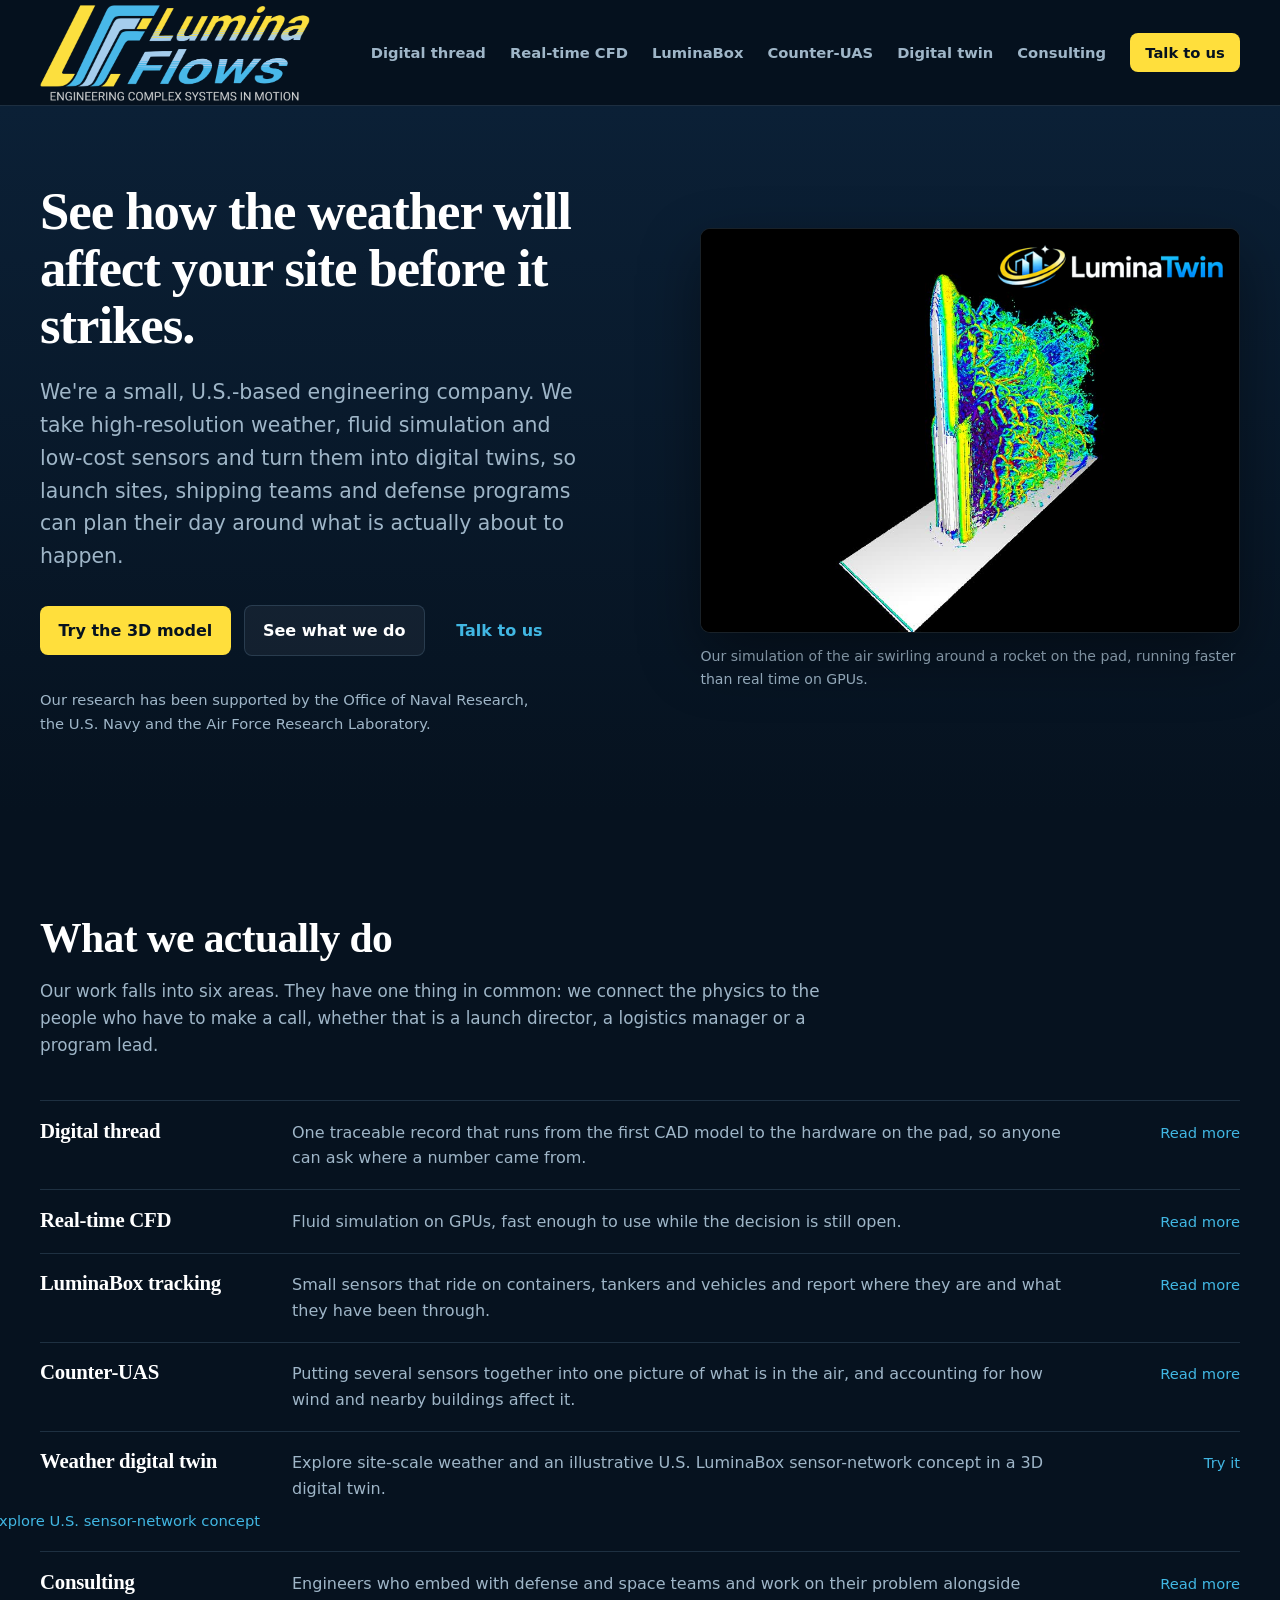
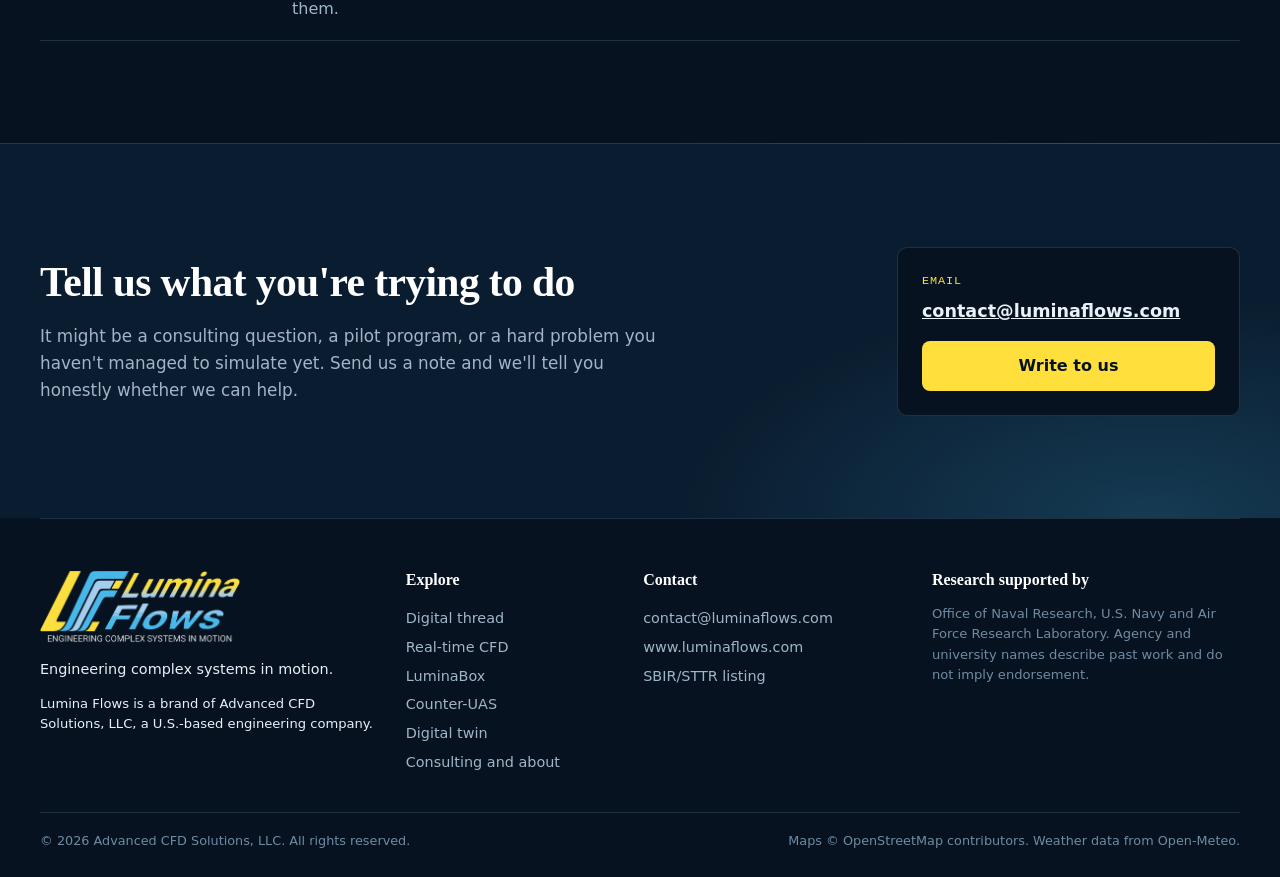
<file: index.html>
<!doctype html>
<html lang="en">
  <head>
    <meta charset="utf-8" />
    <meta name="viewport" content="width=device-width, initial-scale=1" />
    <title>Lumina Flows | Simulation and digital twins for launch sites, logistics and defense</title>
    <meta
      name="description"
      content="Lumina Flows is a small U.S. engineering company. We combine high-resolution weather, GPU fluid simulation and low-cost sensors into digital twins for launch sites, shipping and defense programs."
    />
    <meta property="og:title" content="Lumina Flows | See how the weather will affect your site" />
    <meta
      property="og:description"
      content="Digital twins, GPU fluid simulation and LuminaBox sensors for launch sites, shipping and defense programs."
    />
    <meta property="og:type" content="website" />
    <meta property="og:image" content="assets/lumina-flows-logo-cropped.png" />
    <meta name="theme-color" content="#06121f" />
    <link rel="stylesheet" href="styles.css" />
    <link rel="stylesheet" href="platform.css" />
  </head>
  <body>
    <a class="skip-link" href="#main">Skip to main content</a>

    <header class="site-header">
      <nav class="nav" aria-label="Primary navigation">
        <a class="brand" href="index.html" aria-label="Lumina Flows home">
          <img src="assets/lumina-flows-logo-cropped.png" alt="Lumina Flows" />
        </a>
        <button class="nav-toggle" type="button" aria-expanded="false" aria-controls="nav-links">
          <span class="sr-only">Toggle navigation</span>
          <span></span>
          <span></span>
          <span></span>
        </button>
        <div class="nav-links" id="nav-links">
          <a href="digital-thread.html">Digital thread</a>
          <a href="cfd.html">Real-time CFD</a>
          <a href="luminabox.html">LuminaBox</a>
          <a href="counter-uas.html">Counter-UAS</a>
          <a href="twin.html">Digital twin</a>
          <a href="consulting.html">Consulting</a>
          <a class="nav-cta" href="index.html#contact">Talk to us</a>
        </div>
      </nav>
    </header>

    <main id="main">
      <!-- 1. HERO -->
      <section class="hero" id="home" aria-labelledby="hero-title">
        <div class="hero-inner">
          <div class="hero-copy">
            <h1 id="hero-title">See how the weather will affect your site before it strikes.</h1>
            <p class="hero-lede">
              We're a small, U.S.-based engineering company. We take high-resolution weather, fluid simulation and
              low-cost sensors and turn them into digital twins, so launch sites, shipping teams and defense programs
              can plan their day around what is actually about to happen.
            </p>
            <div class="hero-actions">
              <a class="button primary" href="twin.html">Try the 3D model</a>
              <a class="button secondary" href="#capabilities">See what we do</a>
              <a class="button text" href="#contact">Talk to us</a>
            </div>
            <p class="funder-line">Our research has been supported by the Office of Naval Research, the U.S. Navy and the Air Force Research Laboratory.</p>
          </div>

          <figure class="hero-media">
            <div class="rocket-frame">
              <video id="hero-video" src="assets/deck/artemis2-cfd.mp4" poster="assets/deck/artemis2-poster.jpg" muted loop playsinline autoplay preload="metadata" aria-label="Simulation of air swirling around a rocket standing on its launch pad"></video>
              <img class="rocket-logo" src="assets/deck/luminatwin-logo.png" alt="LuminaTwin" />
            </div>
            <figcaption>Our simulation of the air swirling around a rocket on the pad, running faster than real time on GPUs.</figcaption>
          </figure>
        </div>
      </section>

      <!-- 2. WHAT WE DO -->
      <section class="section" id="capabilities" aria-labelledby="capabilities-title">
        <div class="section-heading">
          <h2 id="capabilities-title">What we actually do</h2>
          <p>
            Our work falls into six areas. They have one thing in common: we connect the physics to the people who have
            to make a call, whether that is a launch director, a logistics manager or a program lead.
          </p>
        </div>
        <ul class="what-list">
          <li>
            <h3><a href="digital-thread.html">Digital thread</a></h3>
            <p>One traceable record that runs from the first CAD model to the hardware on the pad, so anyone can ask where a number came from.</p>
            <a class="more" href="digital-thread.html">Read more</a>
          </li>
          <li>
            <h3><a href="cfd.html">Real-time CFD</a></h3>
            <p>Fluid simulation on GPUs, fast enough to use while the decision is still open.</p>
            <a class="more" href="cfd.html">Read more</a>
          </li>
          <li>
            <h3><a href="luminabox.html">LuminaBox tracking</a></h3>
            <p>Small sensors that ride on containers, tankers and vehicles and report where they are and what they have been through.</p>
            <a class="more" href="luminabox.html">Read more</a>
          </li>
          <li>
            <h3><a href="counter-uas.html">Counter-UAS</a></h3>
            <p>Putting several sensors together into one picture of what is in the air, and accounting for how wind and nearby buildings affect it.</p>
            <a class="more" href="counter-uas.html">Read more</a>
          </li>
          <li>
            <h3><a href="twin.html">Weather digital twin</a></h3>
            <p>Explore site-scale weather and an illustrative U.S. LuminaBox sensor-network concept in a 3D digital twin.</p>
            <a class="more" href="twin.html">Try it</a>
            <a class="more" href="twin.html?scn=us-network">Explore U.S. sensor-network concept</a>
          </li>
          <li>
            <h3><a href="consulting.html">Consulting</a></h3>
            <p>Engineers who embed with defense and space teams and work on their problem alongside them.</p>
            <a class="more" href="consulting.html">Read more</a>
          </li>
        </ul>
      </section>

      <!-- 8. CONTACT -->
      <section class="contact" id="contact" aria-labelledby="contact-title">
        <div class="contact-inner">
          <div>
            <h2 id="contact-title">Tell us what you're trying to do</h2>
            <p>
              It might be a consulting question, a pilot program, or a hard problem you haven't managed to simulate yet.
              Send us a note and we'll tell you honestly whether we can help.
            </p>
          </div>
          <address class="contact-card">
            <span>Email</span>
            <a href="mailto:contact@luminaflows.com">contact@luminaflows.com</a>
            <a class="button primary full" href="mailto:contact@luminaflows.com?subject=Hello%20from%20the%20website">Write to us</a>
          </address>
        </div>
      </section>
    </main>

    <footer class="site-footer rich">
      <div class="foot-grid">
        <div class="foot-brand">
          <a href="index.html" aria-label="Lumina Flows home"><img src="assets/lumina-flows-logo-cropped.png" alt="Lumina Flows" /></a>
          <p>Engineering complex systems in motion.</p>
          <p class="foot-small">Lumina Flows is a brand of Advanced CFD Solutions, LLC, a U.S.-based engineering company.</p>
        </div>
        <nav class="foot-col" aria-label="Explore">
          <h4>Explore</h4>
          <a href="digital-thread.html">Digital thread</a>
          <a href="cfd.html">Real-time CFD</a>
          <a href="luminabox.html">LuminaBox</a>
          <a href="counter-uas.html">Counter-UAS</a>
          <a href="twin.html">Digital twin</a>
          <a href="consulting.html">Consulting and about</a>
        </nav>
        <div class="foot-col">
          <h4>Contact</h4>
          <a href="mailto:contact@luminaflows.com">contact@luminaflows.com</a>
          <a href="https://www.luminaflows.com" rel="noopener">www.luminaflows.com</a>
          <a href="https://www.sbir.gov/portfolio/1482103" target="_blank" rel="noopener noreferrer">SBIR/STTR listing</a>
        </div>
        <div class="foot-col">
          <h4>Research supported by</h4>
          <p class="foot-small">Office of Naval Research, U.S. Navy and Air Force Research Laboratory. Agency and university names describe past work and do not imply endorsement.</p>
        </div>
      </div>
      <div class="foot-base">
        <p>&copy; <span id="year"></span> Advanced CFD Solutions, LLC. All rights reserved.</p>
        <p>Maps &copy; OpenStreetMap contributors. Weather data from Open-Meteo.</p>
      </div>
    </footer>

    <script src="script.js"></script>
    <script src="platform.js"></script>
  </body>
</html>
</file>
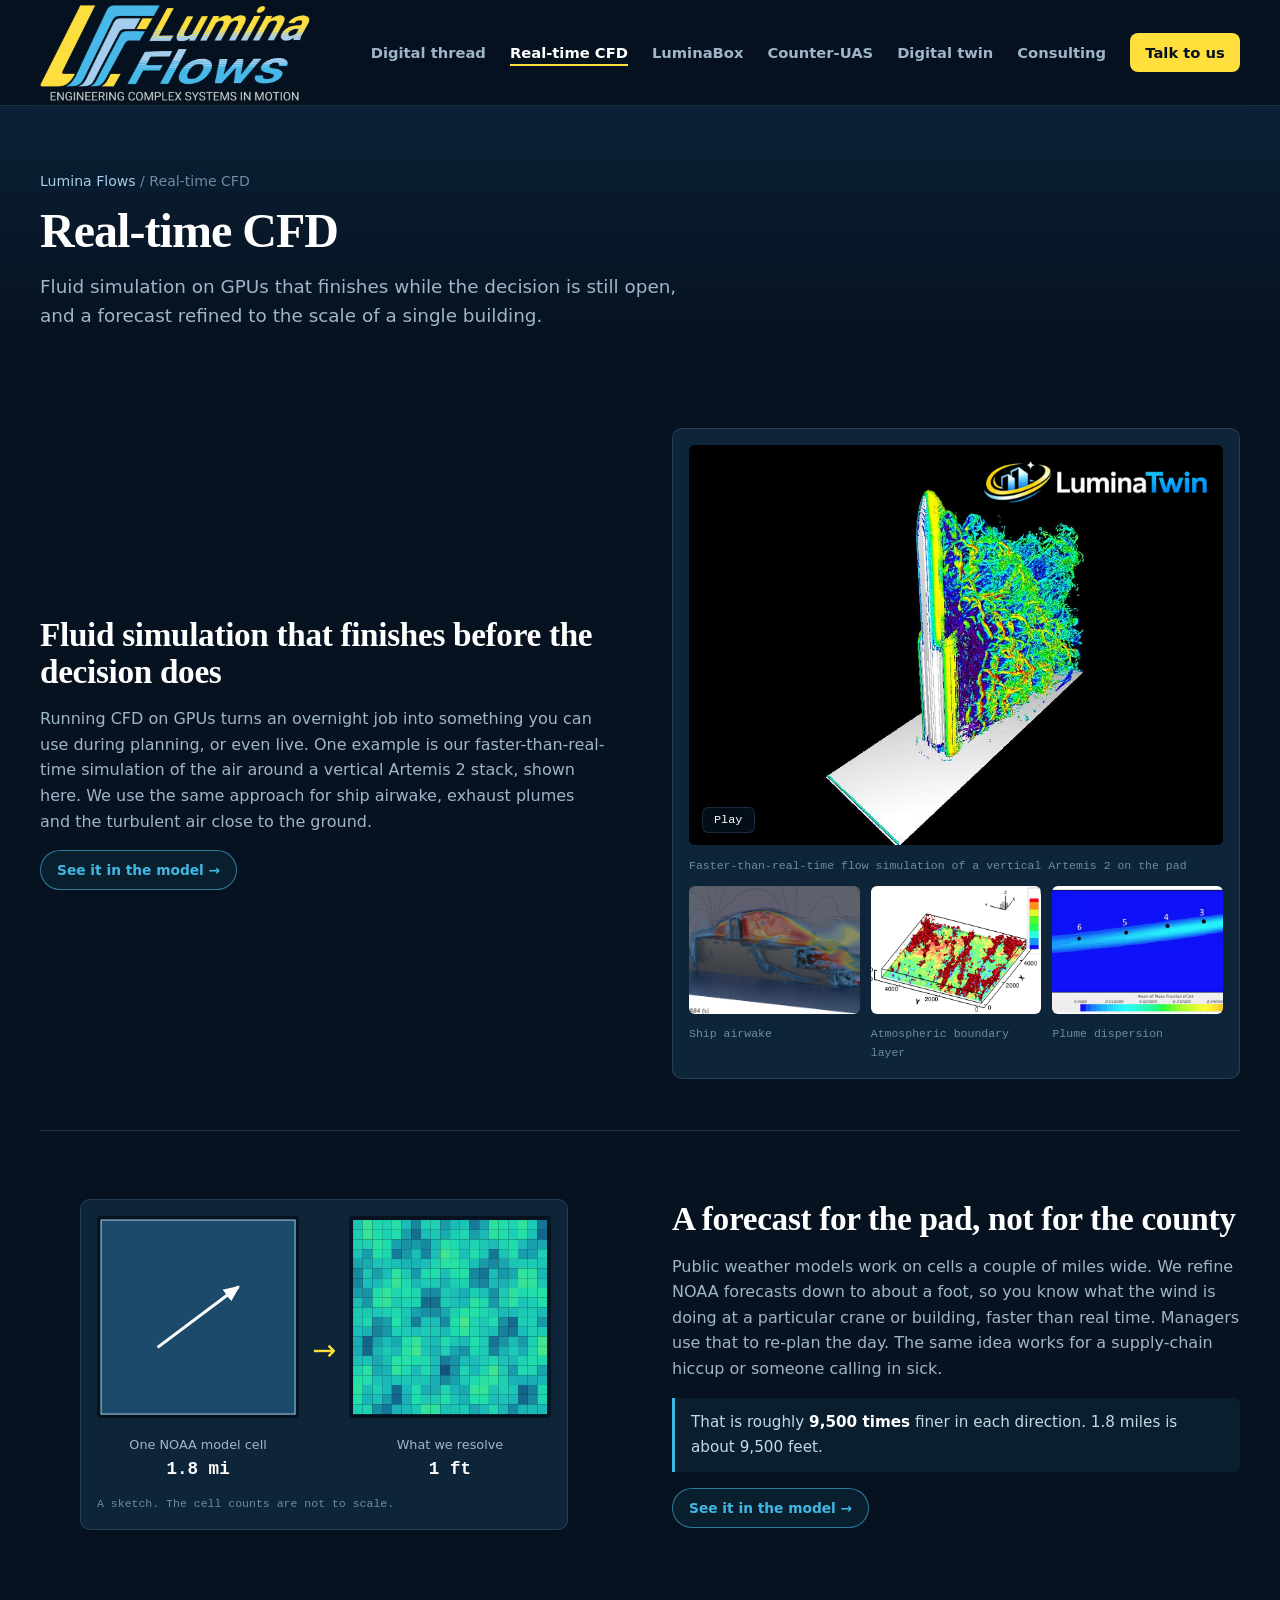
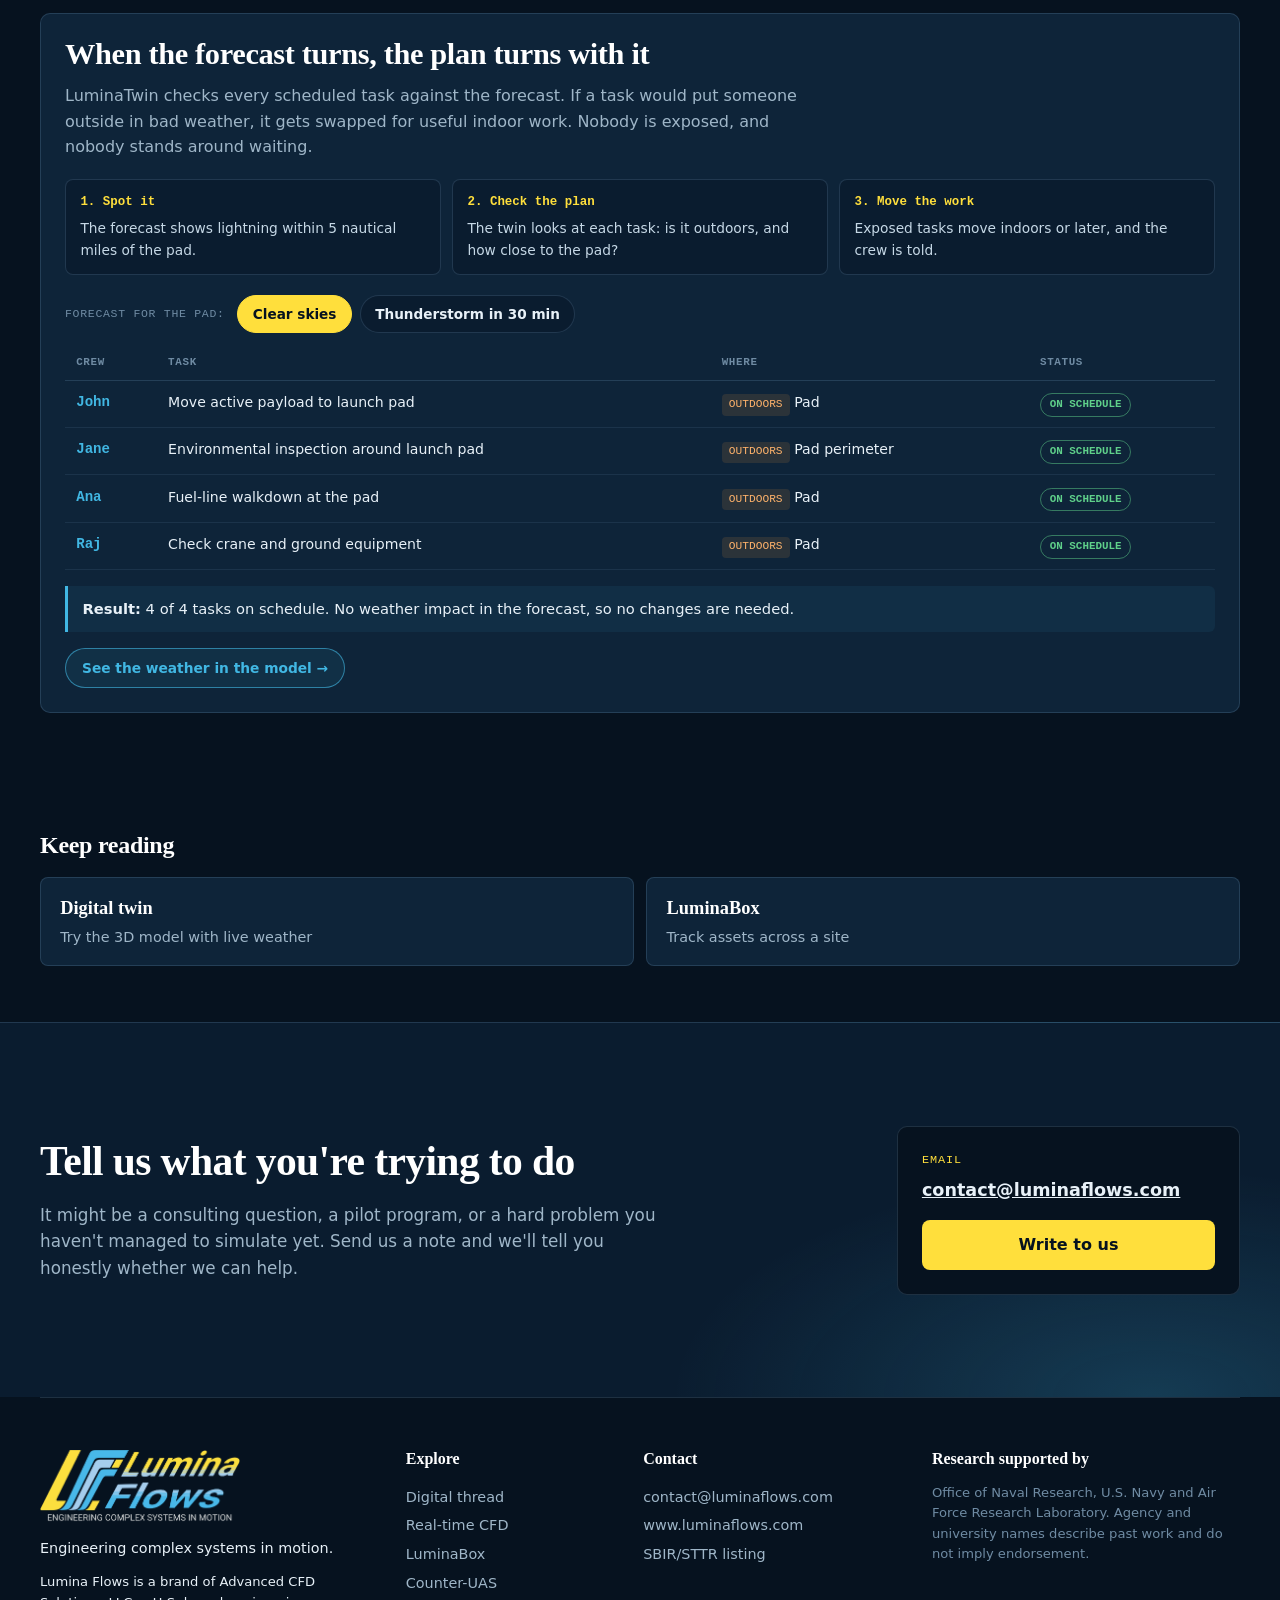
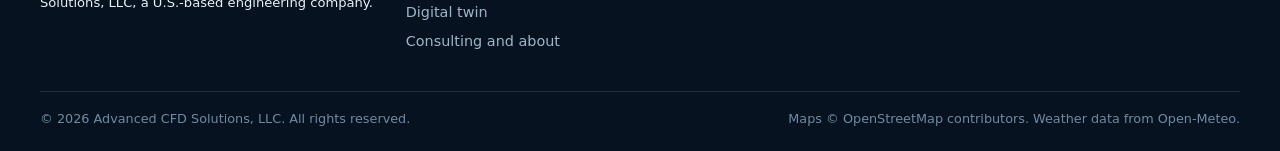
<file: cfd.html>
<!doctype html>
<html lang="en">
  <head>
    <meta charset="utf-8" />
    <meta name="viewport" content="width=device-width, initial-scale=1" />
    <title>Lumina Flows | Real-time CFD</title>
    <meta
      name="description"
      content="GPU-accelerated fluid simulation and weather refined to the scale of a building, used to adapt work plans as the forecast changes."
    />
    <meta property="og:title" content="Lumina Flows | Real-time CFD" />
    <meta
      property="og:description"
      content="Digital twins, GPU fluid simulation and LuminaBox sensors for launch sites, shipping and defense programs."
    />
    <meta property="og:type" content="website" />
    <meta property="og:image" content="assets/lumina-flows-logo-cropped.png" />
    <meta name="theme-color" content="#06121f" />
    <link rel="stylesheet" href="styles.css" />
    <link rel="stylesheet" href="platform.css" />
  </head>
  <body>
    <a class="skip-link" href="#main">Skip to main content</a>

    <header class="site-header">
      <nav class="nav" aria-label="Primary navigation">
        <a class="brand" href="index.html" aria-label="Lumina Flows home">
          <img src="assets/lumina-flows-logo-cropped.png" alt="Lumina Flows" />
        </a>
        <button class="nav-toggle" type="button" aria-expanded="false" aria-controls="nav-links">
          <span class="sr-only">Toggle navigation</span>
          <span></span>
          <span></span>
          <span></span>
        </button>
        <div class="nav-links" id="nav-links">
          <a href="digital-thread.html">Digital thread</a>
          <a href="cfd.html" aria-current="page">Real-time CFD</a>
          <a href="luminabox.html">LuminaBox</a>
          <a href="counter-uas.html">Counter-UAS</a>
          <a href="twin.html">Digital twin</a>
          <a href="consulting.html">Consulting</a>
          <a class="nav-cta" href="index.html#contact">Talk to us</a>
        </div>
      </nav>
    </header>

    <main id="main">
      <section class="page-head">
        <div class="page-head-inner">
          <p class="crumb"><a href="index.html">Lumina Flows</a> / Real-time CFD</p>
          <h1>Real-time CFD</h1>
          <p class="page-lede">Fluid simulation on GPUs that finishes while the decision is still open, and a forecast refined to the scale of a single building.</p>
        </div>
      </section>

      <section class="section pg-body">
        <article class="solution" id="cfd">
          <div class="solution-copy">
            <h3>Fluid simulation that finishes before the decision does</h3>
            <p>
              Running CFD on GPUs turns an overnight job into something you can use during planning, or even live. One
              example is our faster-than-real-time simulation of the air around a vertical Artemis 2 stack, shown here.
              We use the same approach for ship airwake, exhaust plumes and the turbulent air close to the ground.
            </p>
            <p class="see-row"><button type="button" class="see-model" data-go='{"scn":"road","res":"fine","site":"vab"}'>See it in the model &rarr;</button></p>
          </div>
          <div class="solution-visual sim-trio">
            <figure class="rocket-cfd">
              <div class="rocket-frame">
                <video
                  id="rocket-video"
                  src="assets/deck/artemis2-cfd.mp4"
                  poster="assets/deck/artemis2-poster.jpg"
                  muted
                  loop
                  playsinline
                  preload="metadata"
                  aria-label="Faster-than-real-time CFD simulation of the wake around a vertical Artemis 2 configuration on the pad"
                ></video>
                <img class="rocket-logo" src="assets/deck/luminatwin-logo.png" alt="LuminaTwin" />
                <button class="video-toggle" id="rocket-toggle" type="button" aria-pressed="true">Pause</button>
              </div>
              <figcaption>Faster-than-real-time flow simulation of a vertical Artemis 2 on the pad</figcaption>
            </figure>
            <figure>
              <img src="assets/tech/ShipAirwake.png" alt="Ship airwake CFD velocity contours." />
              <figcaption>Ship airwake</figcaption>
            </figure>
            <figure>
              <img src="assets/tech/turbABL.png" alt="Turbulent atmospheric boundary layer CFD isosurfaces." />
              <figcaption>Atmospheric boundary layer</figcaption>
            </figure>
            <figure>
              <img src="assets/tech/Plume.png" alt="Jet plume mass fraction CFD contour." />
              <figcaption>Plume dispersion</figcaption>
            </figure>
          </div>
        </article>

        <!-- Module 2 + weather resolution -->
        <article class="solution reverse">
          <div class="solution-copy">
            <h3>A forecast for the pad, not for the county</h3>
            <p>
              Public weather models work on cells a couple of miles wide. We refine NOAA forecasts down to about a foot,
              so you know what the wind is doing at a particular crane or building, faster than real time. Managers use
              that to re-plan the day. The same idea works for a supply-chain hiccup or someone calling in sick.
            </p>
            <p class="example">
              That is roughly <strong>9,500 times</strong> finer in each direction. 1.8 miles is about 9,500 feet.
            </p>
            <p class="see-row"><button type="button" class="see-model" data-go='{"scn":"road","res":"fine","site":"vab"}'>See it in the model &rarr;</button></p>
          </div>
          <figure class="solution-visual resgrid" aria-labelledby="res-cap">
            <div class="res-pair">
              <div>
                <svg viewBox="0 0 200 200" role="img" aria-label="One coarse forecast grid cell with a single wind vector"><defs><marker id="ah2" viewBox="0 0 10 10" refX="8" refY="5" markerWidth="6" markerHeight="6" orient="auto"><path d="M0 1L9 5L0 9z" fill="#fff" /></marker></defs><rect x="4" y="4" width="192" height="192" class="coarse" /><line x1="60" y1="130" x2="140" y2="70" class="cv" marker-end="url(#ah2)" /></svg>
                <span>One NOAA model cell<br /><b>1.8 mi</b></span>
              </div>
              <div class="res-arrow" aria-hidden="true">→</div>
              <div>
                <svg viewBox="0 0 200 200" id="fine" role="img" aria-label="The same area resolved as a fine grid of varying wind speeds"></svg>
                <span>What we resolve<br /><b>1 ft</b></span>
              </div>
            </div>
            <figcaption id="res-cap">A sketch. The cell counts are not to scale.</figcaption>
          </figure>
        </article>


        <!-- Adaptive work tasking -->
        <div class="tasking" id="tasking" aria-labelledby="task-title">
          <div class="task-head">
            <h3 id="task-title">When the forecast turns, the plan turns with it</h3>
            <p>
              LuminaTwin checks every scheduled task against the forecast. If a task would put someone outside in bad
              weather, it gets swapped for useful indoor work. Nobody is exposed, and nobody stands around waiting.
            </p>
          </div>
          <ol class="task-steps">
            <li><b>1. Spot it</b><span>The forecast shows lightning within 5 nautical miles of the pad.</span></li>
            <li><b>2. Check the plan</b><span>The twin looks at each task: is it outdoors, and how close to the pad?</span></li>
            <li><b>3. Move the work</b><span>Exposed tasks move indoors or later, and the crew is told.</span></li>
          </ol>
          <div class="task-control" role="group" aria-label="Forecast scenario">
            <span class="task-ctl-l">Forecast for the pad:</span>
            <button type="button" class="is-on" data-fc="clear">Clear skies</button>
            <button type="button" data-fc="storm">Thunderstorm in 30 min</button>
          </div>
          <div class="task-wrap">
            <table class="task-table" aria-live="polite">
              <thead><tr><th>Crew</th><th>Task</th><th>Where</th><th>Status</th></tr></thead>
              <tbody id="task-body"></tbody>
            </table>
          </div>
          <p class="task-result" id="task-result"></p>
          <div class="task-actions">
            <button type="button" class="see-model" data-go='{"scn":"road","res":"fine"}'>See the weather in the model &rarr;</button>
          </div>
        </div>

      </section>

      <nav class="next-pages section" aria-label="Keep reading">
        <h2>Keep reading</h2>
        <ul>
          <li><a href="twin.html"><b>Digital twin</b><span>Try the 3D model with live weather</span></a></li>
          <li><a href="luminabox.html"><b>LuminaBox</b><span>Track assets across a site</span></a></li>
        </ul>
      </nav>

      <!-- 8. CONTACT -->
      <section class="contact" id="contact" aria-labelledby="contact-title">
        <div class="contact-inner">
          <div>
            <h2 id="contact-title">Tell us what you're trying to do</h2>
            <p>
              It might be a consulting question, a pilot program, or a hard problem you haven't managed to simulate yet.
              Send us a note and we'll tell you honestly whether we can help.
            </p>
          </div>
          <address class="contact-card">
            <span>Email</span>
            <a href="mailto:contact@luminaflows.com">contact@luminaflows.com</a>
            <a class="button primary full" href="mailto:contact@luminaflows.com?subject=Hello%20from%20the%20website">Write to us</a>
          </address>
        </div>
      </section>
    </main>

    <footer class="site-footer rich">
      <div class="foot-grid">
        <div class="foot-brand">
          <a href="index.html" aria-label="Lumina Flows home"><img src="assets/lumina-flows-logo-cropped.png" alt="Lumina Flows" /></a>
          <p>Engineering complex systems in motion.</p>
          <p class="foot-small">Lumina Flows is a brand of Advanced CFD Solutions, LLC, a U.S.-based engineering company.</p>
        </div>
        <nav class="foot-col" aria-label="Explore">
          <h4>Explore</h4>
          <a href="digital-thread.html">Digital thread</a>
          <a href="cfd.html">Real-time CFD</a>
          <a href="luminabox.html">LuminaBox</a>
          <a href="counter-uas.html">Counter-UAS</a>
          <a href="twin.html">Digital twin</a>
          <a href="consulting.html">Consulting and about</a>
        </nav>
        <div class="foot-col">
          <h4>Contact</h4>
          <a href="mailto:contact@luminaflows.com">contact@luminaflows.com</a>
          <a href="https://www.luminaflows.com" rel="noopener">www.luminaflows.com</a>
          <a href="https://www.sbir.gov/portfolio/1482103" target="_blank" rel="noopener noreferrer">SBIR/STTR listing</a>
        </div>
        <div class="foot-col">
          <h4>Research supported by</h4>
          <p class="foot-small">Office of Naval Research, U.S. Navy and Air Force Research Laboratory. Agency and university names describe past work and do not imply endorsement.</p>
        </div>
      </div>
      <div class="foot-base">
        <p>&copy; <span id="year"></span> Advanced CFD Solutions, LLC. All rights reserved.</p>
        <p>Maps &copy; OpenStreetMap contributors. Weather data from Open-Meteo.</p>
      </div>
    </footer>

    <script src="script.js"></script>
    <script src="platform.js"></script>
  </body>
</html>
</file>
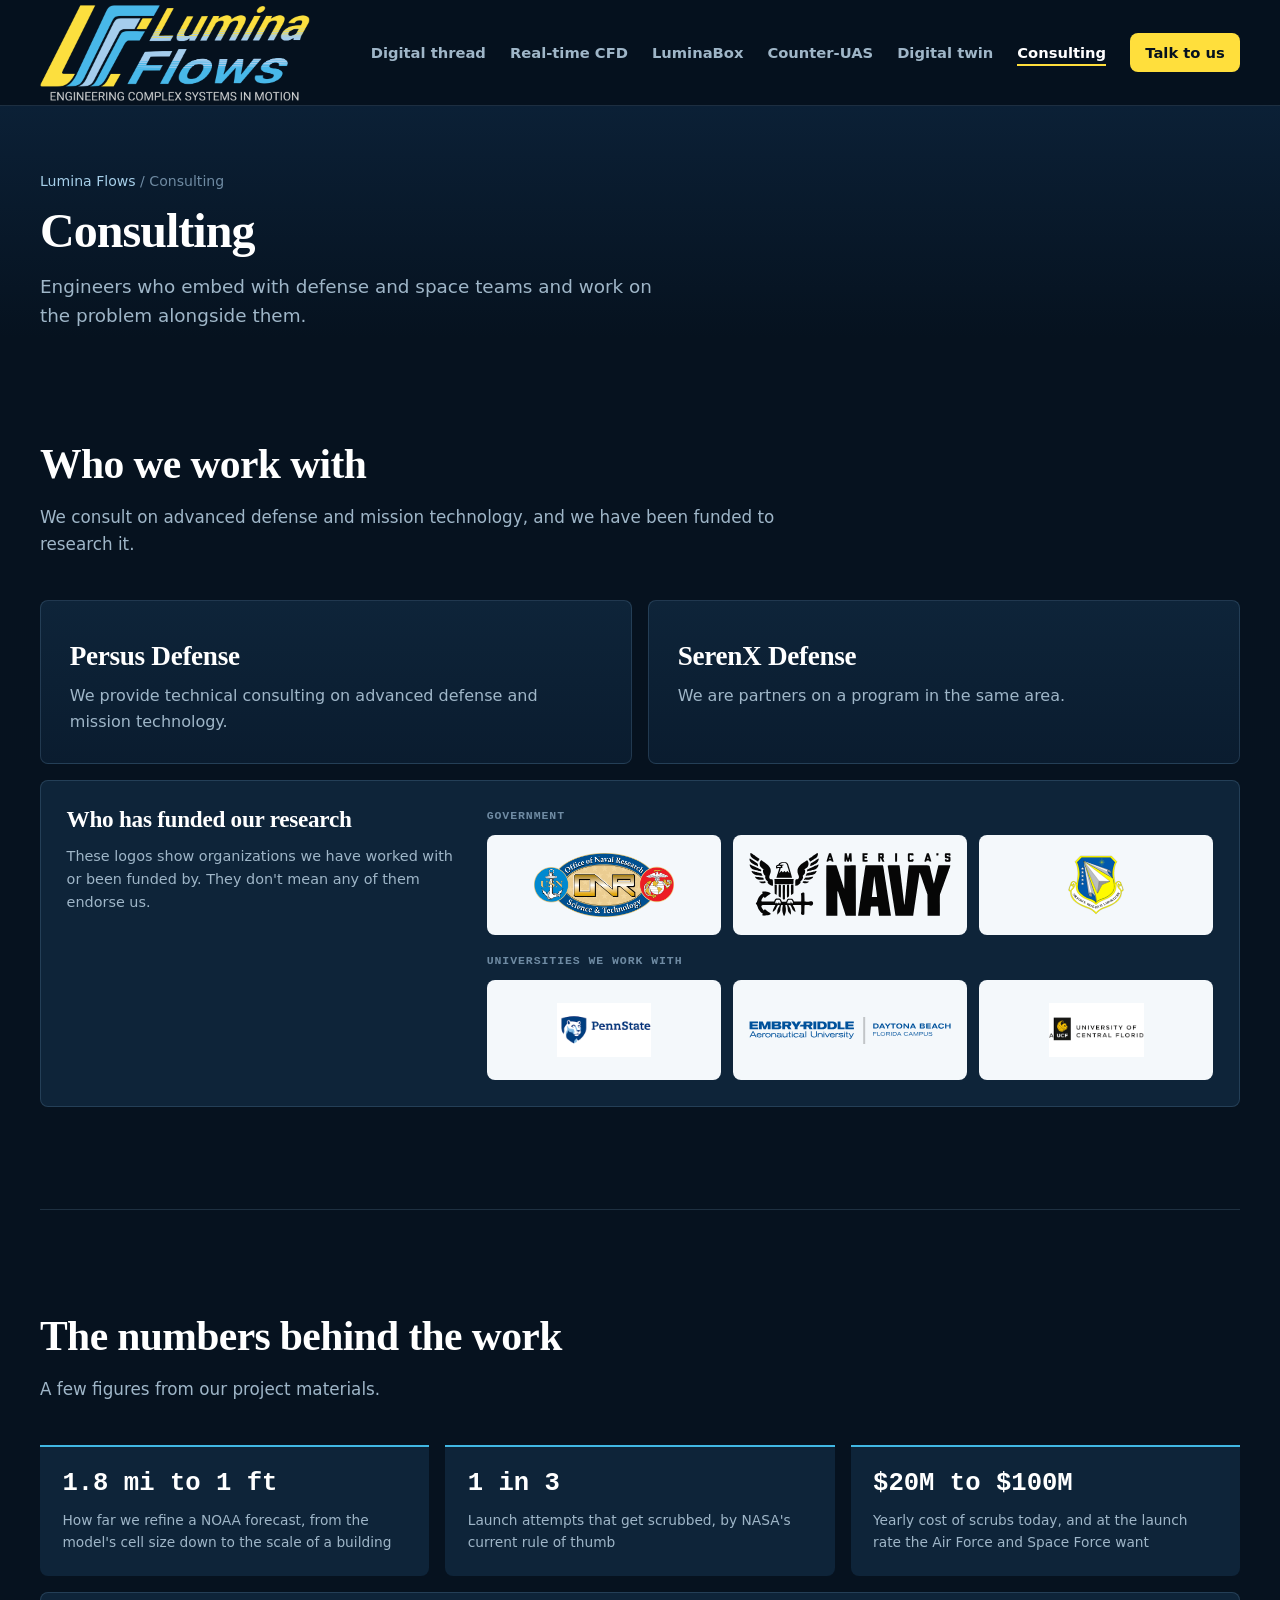
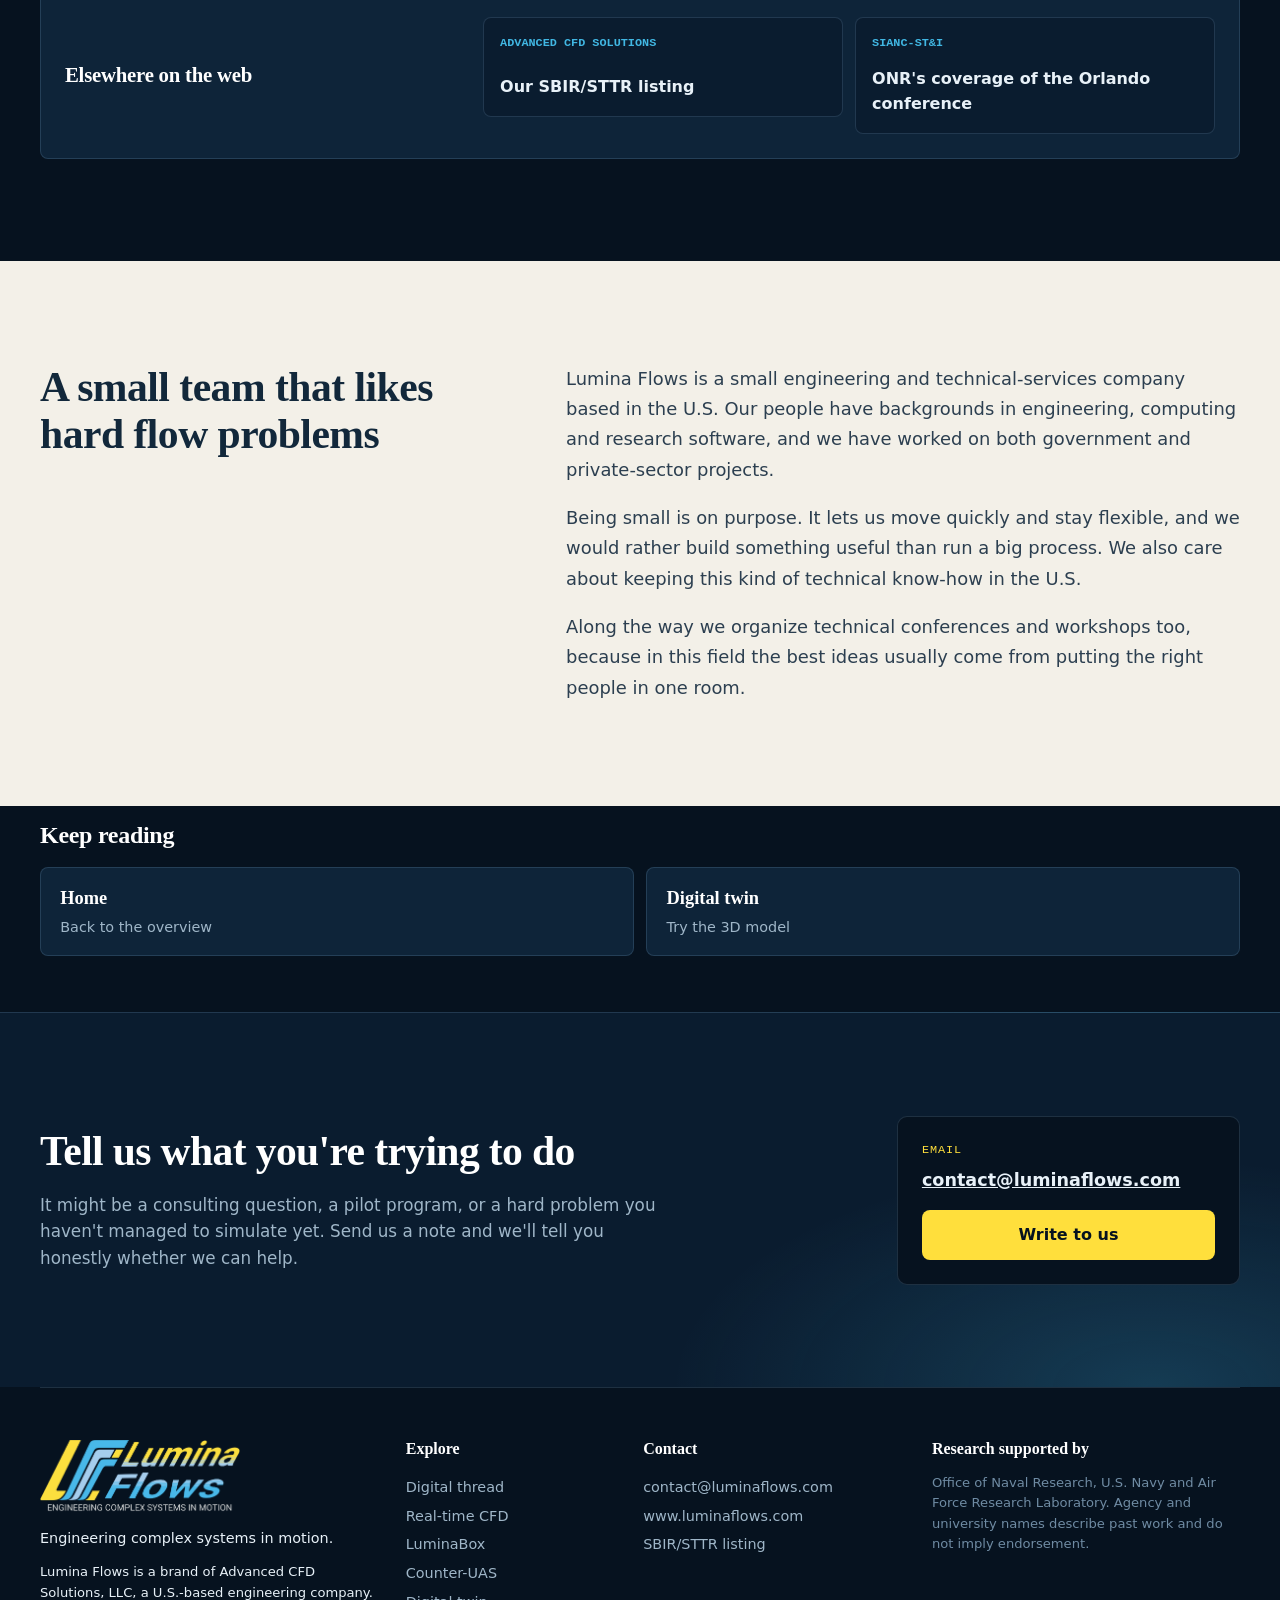
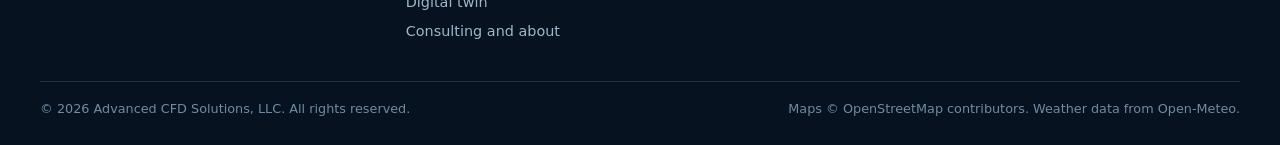
<file: consulting.html>
<!doctype html>
<html lang="en">
  <head>
    <meta charset="utf-8" />
    <meta name="viewport" content="width=device-width, initial-scale=1" />
    <title>Lumina Flows | Consulting and about</title>
    <meta
      name="description"
      content="Lumina Flows consults for defense and space teams. Clients, funders, the numbers behind the work, and who we are."
    />
    <meta property="og:title" content="Lumina Flows | Consulting and about" />
    <meta
      property="og:description"
      content="Digital twins, GPU fluid simulation and LuminaBox sensors for launch sites, shipping and defense programs."
    />
    <meta property="og:type" content="website" />
    <meta property="og:image" content="assets/lumina-flows-logo-cropped.png" />
    <meta name="theme-color" content="#06121f" />
    <link rel="stylesheet" href="styles.css" />
    <link rel="stylesheet" href="platform.css" />
  </head>
  <body>
    <a class="skip-link" href="#main">Skip to main content</a>

    <header class="site-header">
      <nav class="nav" aria-label="Primary navigation">
        <a class="brand" href="index.html" aria-label="Lumina Flows home">
          <img src="assets/lumina-flows-logo-cropped.png" alt="Lumina Flows" />
        </a>
        <button class="nav-toggle" type="button" aria-expanded="false" aria-controls="nav-links">
          <span class="sr-only">Toggle navigation</span>
          <span></span>
          <span></span>
          <span></span>
        </button>
        <div class="nav-links" id="nav-links">
          <a href="digital-thread.html">Digital thread</a>
          <a href="cfd.html">Real-time CFD</a>
          <a href="luminabox.html">LuminaBox</a>
          <a href="counter-uas.html">Counter-UAS</a>
          <a href="twin.html">Digital twin</a>
          <a href="consulting.html" aria-current="page">Consulting</a>
          <a class="nav-cta" href="index.html#contact">Talk to us</a>
        </div>
      </nav>
    </header>

    <main id="main">
      <section class="page-head">
        <div class="page-head-inner">
          <p class="crumb"><a href="index.html">Lumina Flows</a> / Consulting</p>
          <h1>Consulting</h1>
          <p class="page-lede">Engineers who embed with defense and space teams and work on the problem alongside them.</p>
        </div>
      </section>

      <!-- 5. PARTNERS -->
      <section class="section" id="partners" aria-labelledby="partners-title">
        <div class="section-heading">
          <h2 id="partners-title">Who we work with</h2>
          <p>We consult on advanced defense and mission technology, and we have been funded to research it.</p>
        </div>

        <div class="client-grid">
          <article class="client-card">
            <h3>Persus Defense</h3>
            <p>We provide technical consulting on advanced defense and mission technology.</p>
          </article>
          <article class="client-card">
            <h3>SerenX Defense</h3>
            <p>We are partners on a program in the same area.</p>
          </article>
        </div>

        <div class="sponsors" aria-labelledby="sponsors-title">
          <div>
            <h3 id="sponsors-title">Who has funded our research</h3>
            <p>
              These logos show organizations we have worked with or been funded by. They don't mean any of them endorse
              us.
            </p>
          </div>
          <div class="logo-groups">
            <div class="logo-group">
              <h4>Government</h4>
              <ul class="logo-list">
                <li><img src="assets/logos/onr.png" alt="Office of Naval Research" /></li>
                <li><img src="assets/logos/us-navy.svg" alt="U.S. Navy" /></li>
                <li><img src="assets/logos/afrl.svg" alt="Air Force Research Laboratory" /></li>
              </ul>
            </div>
            <div class="logo-group">
              <h4>Universities we work with</h4>
              <ul class="logo-list collaborator-list">
                <li><img src="assets/logos/penn-state-general.png" alt="Penn State University" /></li>
                <li><img src="assets/logos/embry-riddle.svg" alt="Embry-Riddle Aeronautical University" /></li>
                <li><img src="assets/logos/ucf-general.png" alt="University of Central Florida" /></li>
              </ul>
            </div>
          </div>
        </div>
      </section>

      <!-- 6. RESEARCH -->
      <section class="section credibility" id="credibility" aria-labelledby="cred-title">
        <div class="section-heading">
          <h2 id="cred-title">The numbers behind the work</h2>
          <p>A few figures from our project materials.</p>
        </div>

        <div class="metric-grid metric-three">
          <div class="metric"><strong>1.8 mi to 1 ft</strong><span>How far we refine a NOAA forecast, from the model's cell size down to the scale of a building</span></div>
          <div class="metric"><strong>1 in 3</strong><span>Launch attempts that get scrubbed, by NASA's current rule of thumb</span></div>
          <div class="metric"><strong>$20M to $100M</strong><span>Yearly cost of scrubs today, and at the launch rate the Air Force and Space Force want</span></div>
        </div>
        <!-- TODO: list verified RocketCargo-specific papers here once they are confirmed. -->

        <div class="efforts">
          <div>
            <h3>Elsewhere on the web</h3>
          </div>
          <ul class="effort-list">
            <li>
              <a href="https://www.sbir.gov/portfolio/1482103" target="_blank" rel="noopener noreferrer">
                <span>Advanced CFD Solutions</span>Our SBIR/STTR listing
              </a>
            </li>
            <li>
              <a
                href="https://www.onr.navy.mil/media-center/news-releases/forging-partnerships-americas-naval-leaders-gather-sianc-st-conference"
                target="_blank"
                rel="noopener noreferrer"
              >
                <span>SIANC-ST&amp;I</span>ONR's coverage of the Orlando conference
              </a>
            </li>
          </ul>
        </div>
      </section>

      <!-- 7. ABOUT -->
      <section class="about" id="about" aria-labelledby="about-title">
        <div class="about-inner">
          <h2 id="about-title">A small team that likes hard flow problems</h2>
          <div class="about-copy">
            <p>
              Lumina Flows is a small engineering and technical-services company based in the U.S. Our people have
              backgrounds in engineering, computing and research software, and we have worked on both government and
              private-sector projects.
            </p>
            <p>
              Being small is on purpose. It lets us move quickly and stay flexible, and we would rather build something
              useful than run a big process. We also care about keeping this kind of technical know-how in the U.S.
            </p>
            <p>
              Along the way we organize technical conferences and workshops too, because in this field the best ideas
              usually come from putting the right people in one room.
            </p>
          </div>
        </div>
      </section>


      <nav class="next-pages section" aria-label="Keep reading">
        <h2>Keep reading</h2>
        <ul>
          <li><a href="index.html"><b>Home</b><span>Back to the overview</span></a></li>
          <li><a href="twin.html"><b>Digital twin</b><span>Try the 3D model</span></a></li>
        </ul>
      </nav>

      <!-- 8. CONTACT -->
      <section class="contact" id="contact" aria-labelledby="contact-title">
        <div class="contact-inner">
          <div>
            <h2 id="contact-title">Tell us what you're trying to do</h2>
            <p>
              It might be a consulting question, a pilot program, or a hard problem you haven't managed to simulate yet.
              Send us a note and we'll tell you honestly whether we can help.
            </p>
          </div>
          <address class="contact-card">
            <span>Email</span>
            <a href="mailto:contact@luminaflows.com">contact@luminaflows.com</a>
            <a class="button primary full" href="mailto:contact@luminaflows.com?subject=Hello%20from%20the%20website">Write to us</a>
          </address>
        </div>
      </section>
    </main>

    <footer class="site-footer rich">
      <div class="foot-grid">
        <div class="foot-brand">
          <a href="index.html" aria-label="Lumina Flows home"><img src="assets/lumina-flows-logo-cropped.png" alt="Lumina Flows" /></a>
          <p>Engineering complex systems in motion.</p>
          <p class="foot-small">Lumina Flows is a brand of Advanced CFD Solutions, LLC, a U.S.-based engineering company.</p>
        </div>
        <nav class="foot-col" aria-label="Explore">
          <h4>Explore</h4>
          <a href="digital-thread.html">Digital thread</a>
          <a href="cfd.html">Real-time CFD</a>
          <a href="luminabox.html">LuminaBox</a>
          <a href="counter-uas.html">Counter-UAS</a>
          <a href="twin.html">Digital twin</a>
          <a href="consulting.html">Consulting and about</a>
        </nav>
        <div class="foot-col">
          <h4>Contact</h4>
          <a href="mailto:contact@luminaflows.com">contact@luminaflows.com</a>
          <a href="https://www.luminaflows.com" rel="noopener">www.luminaflows.com</a>
          <a href="https://www.sbir.gov/portfolio/1482103" target="_blank" rel="noopener noreferrer">SBIR/STTR listing</a>
        </div>
        <div class="foot-col">
          <h4>Research supported by</h4>
          <p class="foot-small">Office of Naval Research, U.S. Navy and Air Force Research Laboratory. Agency and university names describe past work and do not imply endorsement.</p>
        </div>
      </div>
      <div class="foot-base">
        <p>&copy; <span id="year"></span> Advanced CFD Solutions, LLC. All rights reserved.</p>
        <p>Maps &copy; OpenStreetMap contributors. Weather data from Open-Meteo.</p>
      </div>
    </footer>

    <script src="script.js"></script>
    <script src="platform.js"></script>
  </body>
</html>
</file>
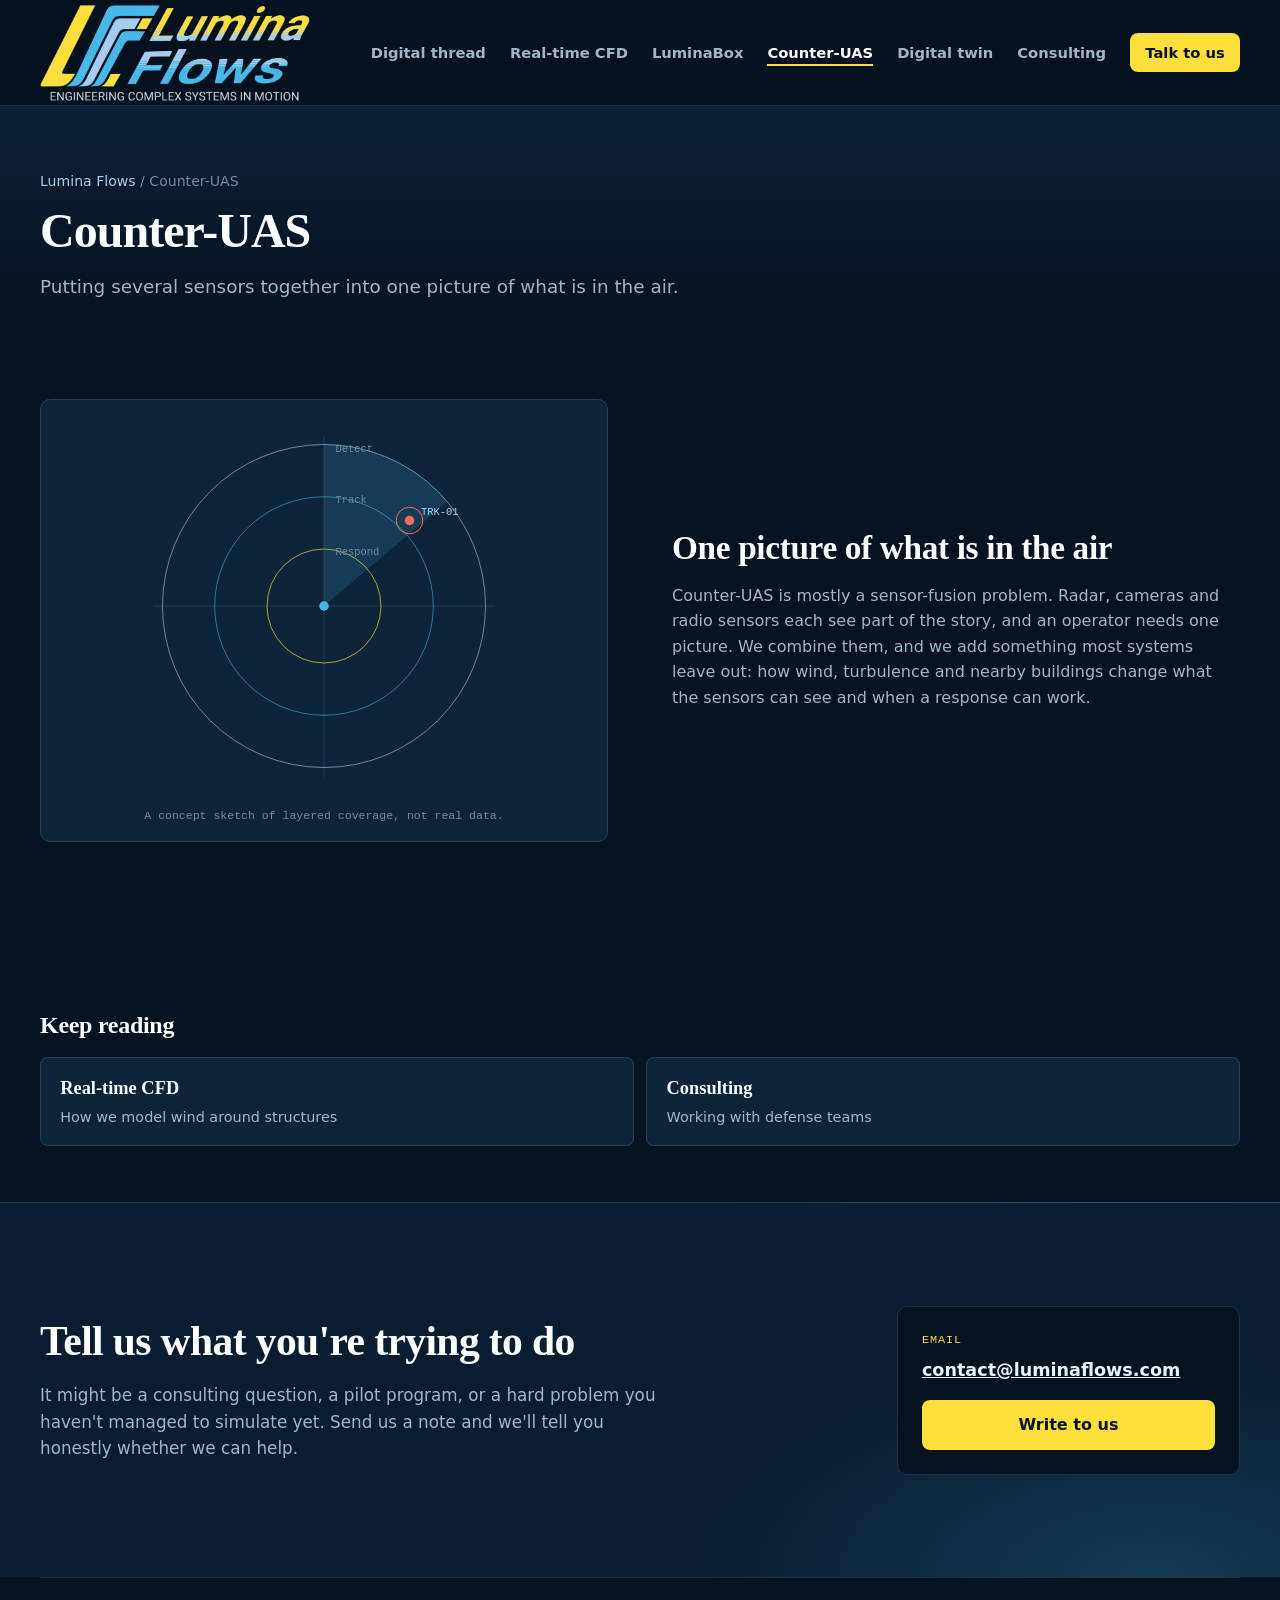
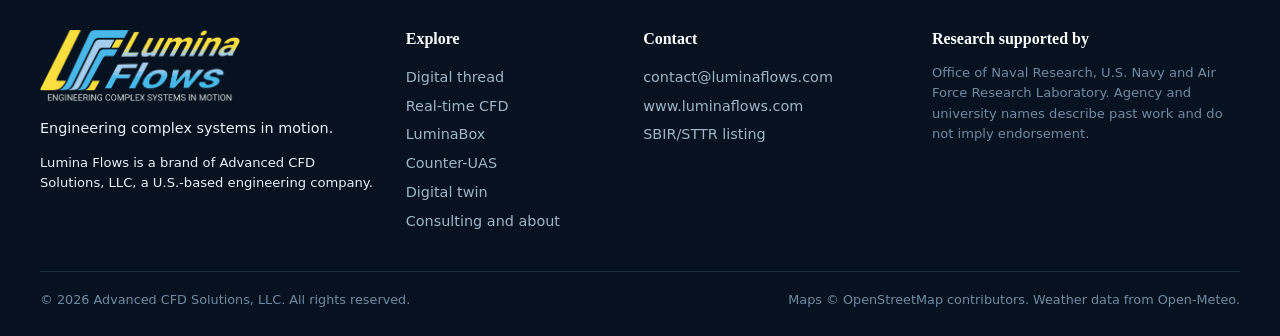
<file: counter-uas.html>
<!doctype html>
<html lang="en">
  <head>
    <meta charset="utf-8" />
    <meta name="viewport" content="width=device-width, initial-scale=1" />
    <title>Lumina Flows | Counter-UAS</title>
    <meta
      name="description"
      content="Counter-UAS sensor fusion that accounts for how wind, turbulence and nearby buildings change what sensors can see."
    />
    <meta property="og:title" content="Lumina Flows | Counter-UAS" />
    <meta
      property="og:description"
      content="Digital twins, GPU fluid simulation and LuminaBox sensors for launch sites, shipping and defense programs."
    />
    <meta property="og:type" content="website" />
    <meta property="og:image" content="assets/lumina-flows-logo-cropped.png" />
    <meta name="theme-color" content="#06121f" />
    <link rel="stylesheet" href="styles.css" />
    <link rel="stylesheet" href="platform.css" />
  </head>
  <body>
    <a class="skip-link" href="#main">Skip to main content</a>

    <header class="site-header">
      <nav class="nav" aria-label="Primary navigation">
        <a class="brand" href="index.html" aria-label="Lumina Flows home">
          <img src="assets/lumina-flows-logo-cropped.png" alt="Lumina Flows" />
        </a>
        <button class="nav-toggle" type="button" aria-expanded="false" aria-controls="nav-links">
          <span class="sr-only">Toggle navigation</span>
          <span></span>
          <span></span>
          <span></span>
        </button>
        <div class="nav-links" id="nav-links">
          <a href="digital-thread.html">Digital thread</a>
          <a href="cfd.html">Real-time CFD</a>
          <a href="luminabox.html">LuminaBox</a>
          <a href="counter-uas.html" aria-current="page">Counter-UAS</a>
          <a href="twin.html">Digital twin</a>
          <a href="consulting.html">Consulting</a>
          <a class="nav-cta" href="index.html#contact">Talk to us</a>
        </div>
      </nav>
    </header>

    <main id="main">
      <section class="page-head">
        <div class="page-head-inner">
          <p class="crumb"><a href="index.html">Lumina Flows</a> / Counter-UAS</p>
          <h1>Counter-UAS</h1>
          <p class="page-lede">Putting several sensors together into one picture of what is in the air.</p>
        </div>
      </section>

      <section class="section pg-body">
        <article class="solution reverse" id="cuas">
          <div class="solution-copy">
            <h3>One picture of what is in the air</h3>
            <p>
              Counter-UAS is mostly a sensor-fusion problem. Radar, cameras and radio sensors each see part of the
              story, and an operator needs one picture. We combine them, and we add something most systems leave out:
              how wind, turbulence and nearby buildings change what the sensors can see and when a response can work.
            </p>
          </div>
          <div class="solution-visual radar" aria-label="Layered counter-UAS coverage concept">
            <svg viewBox="0 0 400 400" role="img" aria-label="Concentric detection and response layers with a tracked object">
              <g fill="none" stroke="currentColor" stroke-width="1">
                <circle cx="200" cy="200" r="170" class="ring r3" />
                <circle cx="200" cy="200" r="115" class="ring r2" />
                <circle cx="200" cy="200" r="60" class="ring r1" />
                <line x1="200" y1="20" x2="200" y2="380" opacity=".25" />
                <line x1="20" y1="200" x2="380" y2="200" opacity=".25" />
              </g>
              <path class="sweep" d="M200 200 L200 30 A170 170 0 0 1 330 90 Z" />
              <circle cx="200" cy="200" r="5" class="dot-own" />
              <g class="track">
                <circle cx="290" cy="110" r="5" class="dot-hostile" />
                <circle cx="290" cy="110" r="14" class="dot-halo" fill="none" />
                <text x="302" y="104">TRK-01</text>
              </g>
              <text x="212" y="38" class="lbl">Detect</text>
              <text x="212" y="92" class="lbl">Track</text>
              <text x="212" y="146" class="lbl">Respond</text>
            </svg>
            <p class="visual-caption">A concept sketch of layered coverage, not real data.</p>
          </div>
        </article>
      </section>

      <nav class="next-pages section" aria-label="Keep reading">
        <h2>Keep reading</h2>
        <ul>
          <li><a href="cfd.html"><b>Real-time CFD</b><span>How we model wind around structures</span></a></li>
          <li><a href="consulting.html"><b>Consulting</b><span>Working with defense teams</span></a></li>
        </ul>
      </nav>

      <!-- 8. CONTACT -->
      <section class="contact" id="contact" aria-labelledby="contact-title">
        <div class="contact-inner">
          <div>
            <h2 id="contact-title">Tell us what you're trying to do</h2>
            <p>
              It might be a consulting question, a pilot program, or a hard problem you haven't managed to simulate yet.
              Send us a note and we'll tell you honestly whether we can help.
            </p>
          </div>
          <address class="contact-card">
            <span>Email</span>
            <a href="mailto:contact@luminaflows.com">contact@luminaflows.com</a>
            <a class="button primary full" href="mailto:contact@luminaflows.com?subject=Hello%20from%20the%20website">Write to us</a>
          </address>
        </div>
      </section>
    </main>

    <footer class="site-footer rich">
      <div class="foot-grid">
        <div class="foot-brand">
          <a href="index.html" aria-label="Lumina Flows home"><img src="assets/lumina-flows-logo-cropped.png" alt="Lumina Flows" /></a>
          <p>Engineering complex systems in motion.</p>
          <p class="foot-small">Lumina Flows is a brand of Advanced CFD Solutions, LLC, a U.S.-based engineering company.</p>
        </div>
        <nav class="foot-col" aria-label="Explore">
          <h4>Explore</h4>
          <a href="digital-thread.html">Digital thread</a>
          <a href="cfd.html">Real-time CFD</a>
          <a href="luminabox.html">LuminaBox</a>
          <a href="counter-uas.html">Counter-UAS</a>
          <a href="twin.html">Digital twin</a>
          <a href="consulting.html">Consulting and about</a>
        </nav>
        <div class="foot-col">
          <h4>Contact</h4>
          <a href="mailto:contact@luminaflows.com">contact@luminaflows.com</a>
          <a href="https://www.luminaflows.com" rel="noopener">www.luminaflows.com</a>
          <a href="https://www.sbir.gov/portfolio/1482103" target="_blank" rel="noopener noreferrer">SBIR/STTR listing</a>
        </div>
        <div class="foot-col">
          <h4>Research supported by</h4>
          <p class="foot-small">Office of Naval Research, U.S. Navy and Air Force Research Laboratory. Agency and university names describe past work and do not imply endorsement.</p>
        </div>
      </div>
      <div class="foot-base">
        <p>&copy; <span id="year"></span> Advanced CFD Solutions, LLC. All rights reserved.</p>
        <p>Maps &copy; OpenStreetMap contributors. Weather data from Open-Meteo.</p>
      </div>
    </footer>

    <script src="script.js"></script>
    <script src="platform.js"></script>
  </body>
</html>
</file>
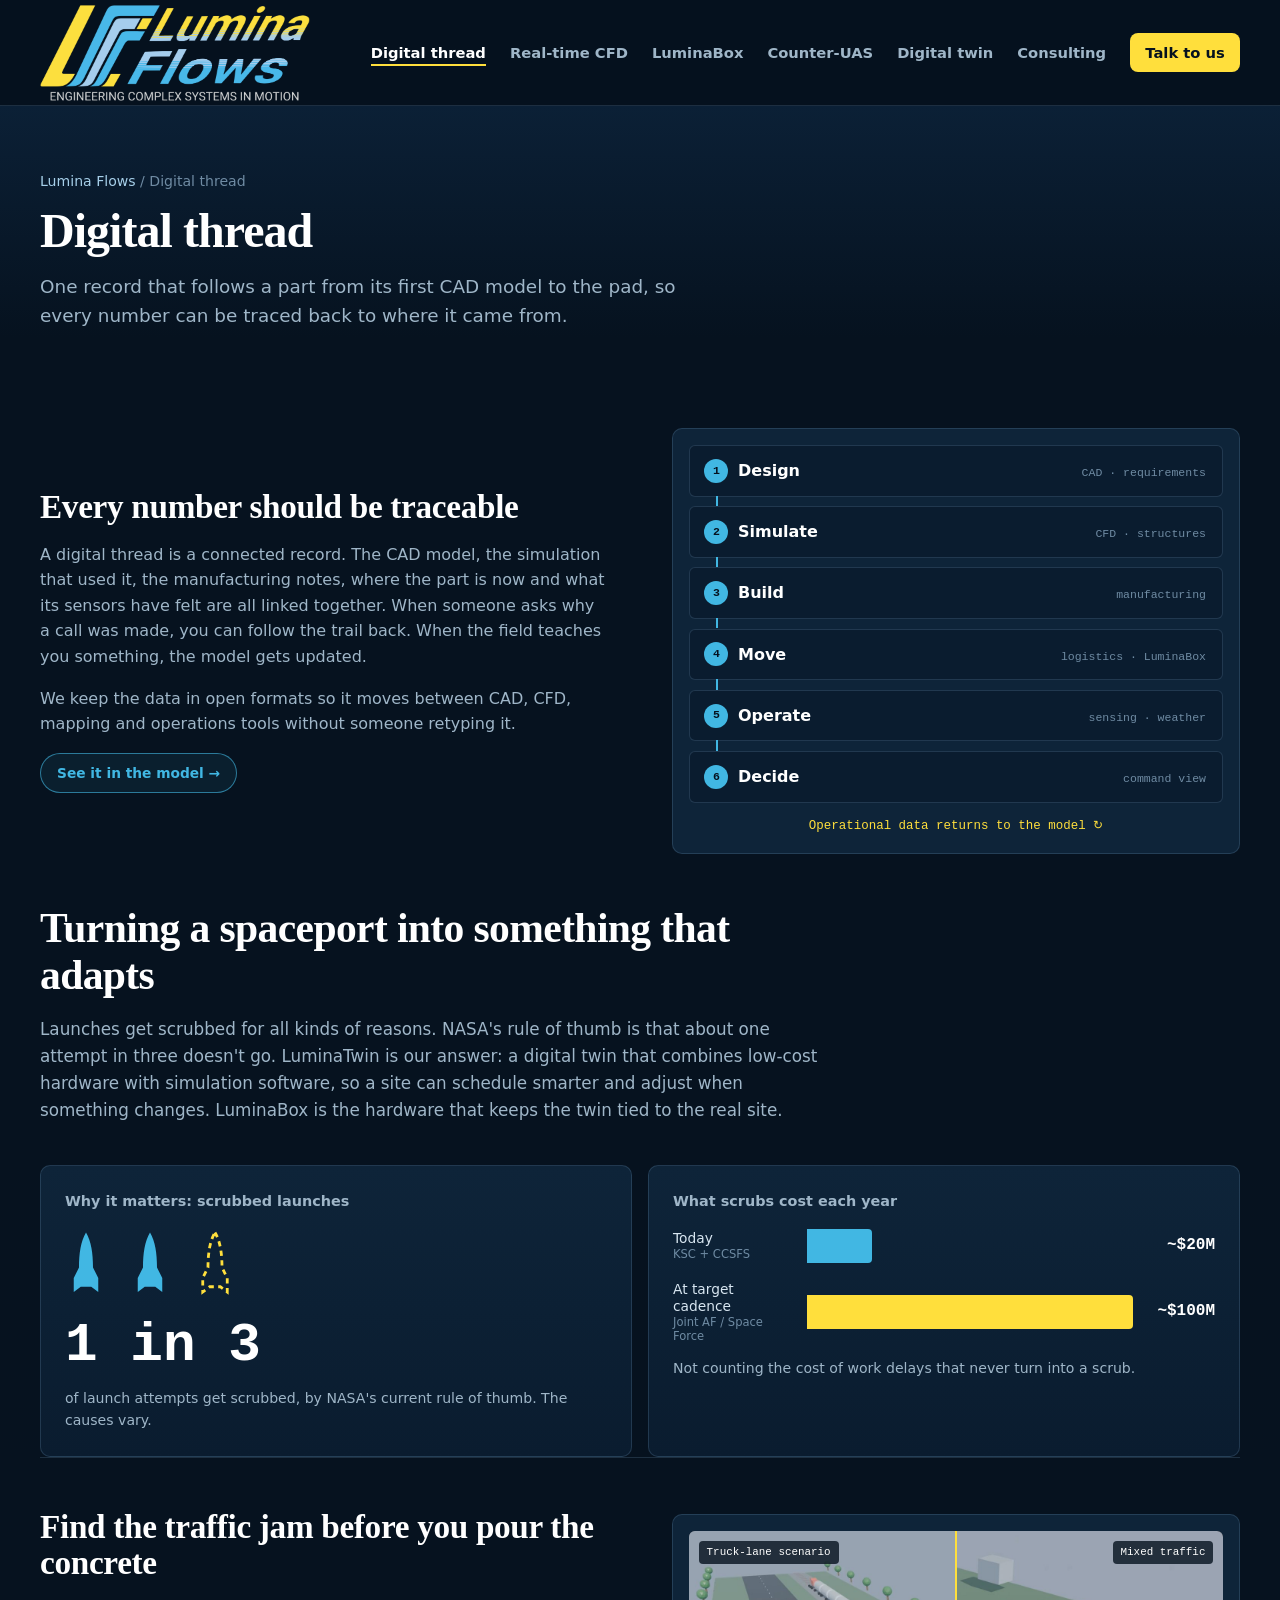
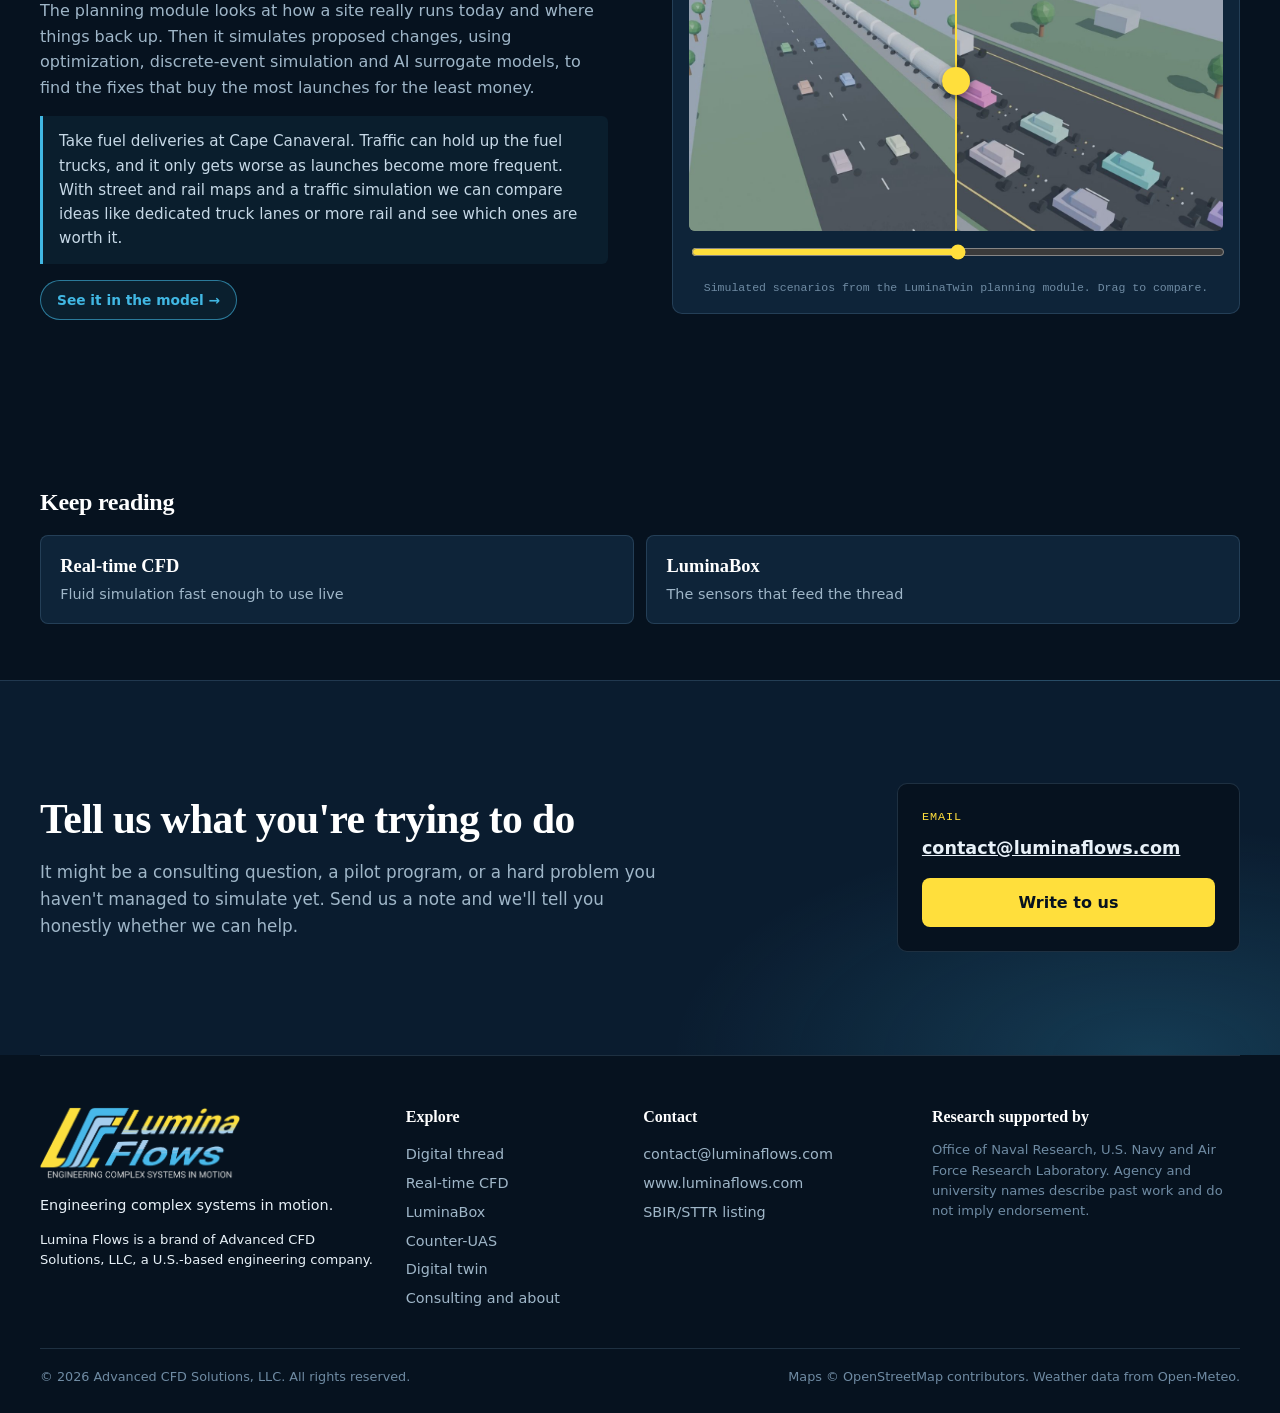
<file: digital-thread.html>
<!doctype html>
<html lang="en">
  <head>
    <meta charset="utf-8" />
    <meta name="viewport" content="width=device-width, initial-scale=1" />
    <title>Lumina Flows | Digital thread</title>
    <meta
      name="description"
      content="A digital thread links design, simulation, hardware and operations into one traceable record. LuminaTwin applies it to spaceport planning."
    />
    <meta property="og:title" content="Lumina Flows | Digital thread" />
    <meta
      property="og:description"
      content="Digital twins, GPU fluid simulation and LuminaBox sensors for launch sites, shipping and defense programs."
    />
    <meta property="og:type" content="website" />
    <meta property="og:image" content="assets/lumina-flows-logo-cropped.png" />
    <meta name="theme-color" content="#06121f" />
    <link rel="stylesheet" href="styles.css" />
    <link rel="stylesheet" href="platform.css" />
  </head>
  <body>
    <a class="skip-link" href="#main">Skip to main content</a>

    <header class="site-header">
      <nav class="nav" aria-label="Primary navigation">
        <a class="brand" href="index.html" aria-label="Lumina Flows home">
          <img src="assets/lumina-flows-logo-cropped.png" alt="Lumina Flows" />
        </a>
        <button class="nav-toggle" type="button" aria-expanded="false" aria-controls="nav-links">
          <span class="sr-only">Toggle navigation</span>
          <span></span>
          <span></span>
          <span></span>
        </button>
        <div class="nav-links" id="nav-links">
          <a href="digital-thread.html" aria-current="page">Digital thread</a>
          <a href="cfd.html">Real-time CFD</a>
          <a href="luminabox.html">LuminaBox</a>
          <a href="counter-uas.html">Counter-UAS</a>
          <a href="twin.html">Digital twin</a>
          <a href="consulting.html">Consulting</a>
          <a class="nav-cta" href="index.html#contact">Talk to us</a>
        </div>
      </nav>
    </header>

    <main id="main">
      <section class="page-head">
        <div class="page-head-inner">
          <p class="crumb"><a href="index.html">Lumina Flows</a> / Digital thread</p>
          <h1>Digital thread</h1>
          <p class="page-lede">One record that follows a part from its first CAD model to the pad, so every number can be traced back to where it came from.</p>
        </div>
      </section>

      <section class="section pg-body">
        <article class="solution" id="digital-thread">
          <div class="solution-copy">
            <h3>Every number should be traceable</h3>
            <p>
              A digital thread is a connected record. The CAD model, the simulation that used it, the manufacturing
              notes, where the part is now and what its sensors have felt are all linked together. When someone asks
              why a call was made, you can follow the trail back. When the field teaches you something, the model gets
              updated.
            </p>
            <p>
              We keep the data in open formats so it moves between CAD, CFD, mapping and operations tools without
              someone retyping it.
            </p>
            <p class="see-row"><button type="button" class="see-model" data-go='{"scn":"road"}'>See it in the model &rarr;</button></p>
          </div>
          <div class="solution-visual thread" aria-label="Digital thread diagram">
            <ol class="thread-flow">
              <li><span>Design</span><small>CAD · requirements</small></li>
              <li><span>Simulate</span><small>CFD · structures</small></li>
              <li><span>Build</span><small>manufacturing</small></li>
              <li><span>Move</span><small>logistics · LuminaBox</small></li>
              <li><span>Operate</span><small>sensing · weather</small></li>
              <li><span>Decide</span><small>command view</small></li>
            </ol>
            <p class="thread-loop">Operational data returns to the model &#8635;</p>
          </div>
        </article>

        <div class="section-heading">
          <h2 id="platform-title">Turning a spaceport into something that adapts</h2>
          <p>
            Launches get scrubbed for all kinds of reasons. NASA's rule of thumb is that about one attempt in three
            doesn't go. LuminaTwin is our answer: a digital twin that combines low-cost hardware with simulation
            software, so a site can schedule smarter and adjust when something changes. LuminaBox is the hardware that
            keeps the twin tied to the real site.
          </p>
        </div>

        <!-- Problem -->
        <div class="viz-row">
          <figure class="viz-card" aria-labelledby="scrub-cap">
            <figcaption id="scrub-cap" class="viz-title">Why it matters: scrubbed launches</figcaption>
            <div class="scrub-icons" role="img" aria-label="Three launch attempts, one of which is scrubbed">
              <svg viewBox="0 0 24 48" class="rk"><path d="M12 2c3 5 4 12 4 20l3 6v8l-4-3h-6l-4 3v-8l3-6c0-8 1-15 4-20z" /></svg>
              <svg viewBox="0 0 24 48" class="rk"><path d="M12 2c3 5 4 12 4 20l3 6v8l-4-3h-6l-4 3v-8l3-6c0-8 1-15 4-20z" /></svg>
              <svg viewBox="0 0 24 48" class="rk scrubbed"><path d="M12 2c3 5 4 12 4 20l3 6v8l-4-3h-6l-4 3v-8l3-6c0-8 1-15 4-20z" /></svg>
            </div>
            <p class="viz-big">1 in 3</p>
            <p class="viz-note">of launch attempts get scrubbed, by NASA's current rule of thumb. The causes vary.</p>
          </figure>

          <figure class="viz-card" aria-labelledby="cost-cap">
            <figcaption id="cost-cap" class="viz-title">What scrubs cost each year</figcaption>
            <div class="bars" role="img" aria-label="Bar chart: about 20 million dollars per year today at Kennedy Space Center and Cape Canaveral Space Force Station, about 100 million dollars per year at the desired joint Air Force and Space Force launch cadence">
              <div class="bar-row">
                <span class="bar-lbl">Today<small>KSC + CCSFS</small></span>
                <div class="bar-track"><div class="bar" style="--w:20%" data-tip="~$20M per year today"></div></div>
                <span class="bar-val">~$20M</span>
              </div>
              <div class="bar-row">
                <span class="bar-lbl">At target cadence<small>Joint AF / Space Force</small></span>
                <div class="bar-track"><div class="bar hot" style="--w:100%" data-tip="~$100M per year at desired launch cadence"></div></div>
                <span class="bar-val">~$100M</span>
              </div>
            </div>
            <p class="viz-note">Not counting the cost of work delays that never turn into a scrub.</p>
          </figure>
        </div>

        <!-- Module 1: planning -->
        <article class="solution" id="planning">
          <div class="solution-copy">
            <h3>Find the traffic jam before you pour the concrete</h3>
            <p>
              The planning module looks at how a site really runs today and where things back up. Then it simulates
              proposed changes, using optimization, discrete-event simulation and AI surrogate models, to find the fixes
              that buy the most launches for the least money.
            </p>
            <p class="example">
              Take fuel deliveries at Cape Canaveral. Traffic can hold up the fuel trucks, and it only gets worse as
              launches become more frequent. With street and rail maps and a traffic simulation we can compare ideas
              like dedicated truck lanes or more rail and see which ones are worth it.
            </p>
            <p class="see-row"><button type="button" class="see-model" data-go='{"scn":"road"}'>See it in the model &rarr;</button></p>
          </div>
          <div class="solution-visual compare" id="compare">
            <div class="compare-frame">
              <img src="assets/deck/traffic-mixed.jpg" alt="Traffic simulation with fuel trucks mixed into congested vehicle traffic." />
              <img class="top" src="assets/deck/traffic-lane.jpg" alt="Traffic simulation with fuel trucks moving in a separate lane." style="clip-path: inset(0 50% 0 0)" />
              <span class="tag l">Truck-lane scenario</span><span class="tag r">Mixed traffic</span>
              <div class="handle" style="left:50%"><span></span></div>
            </div>
            <label class="sr-only" for="cmp">Compare simulated traffic scenarios</label>
            <input id="cmp" type="range" min="0" max="100" value="50" />
            <p class="visual-caption">Simulated scenarios from the LuminaTwin planning module. Drag to compare.</p>
          </div>
        </article>

      </section>

      <nav class="next-pages section" aria-label="Keep reading">
        <h2>Keep reading</h2>
        <ul>
          <li><a href="cfd.html"><b>Real-time CFD</b><span>Fluid simulation fast enough to use live</span></a></li>
          <li><a href="luminabox.html"><b>LuminaBox</b><span>The sensors that feed the thread</span></a></li>
        </ul>
      </nav>

      <!-- 8. CONTACT -->
      <section class="contact" id="contact" aria-labelledby="contact-title">
        <div class="contact-inner">
          <div>
            <h2 id="contact-title">Tell us what you're trying to do</h2>
            <p>
              It might be a consulting question, a pilot program, or a hard problem you haven't managed to simulate yet.
              Send us a note and we'll tell you honestly whether we can help.
            </p>
          </div>
          <address class="contact-card">
            <span>Email</span>
            <a href="mailto:contact@luminaflows.com">contact@luminaflows.com</a>
            <a class="button primary full" href="mailto:contact@luminaflows.com?subject=Hello%20from%20the%20website">Write to us</a>
          </address>
        </div>
      </section>
    </main>

    <footer class="site-footer rich">
      <div class="foot-grid">
        <div class="foot-brand">
          <a href="index.html" aria-label="Lumina Flows home"><img src="assets/lumina-flows-logo-cropped.png" alt="Lumina Flows" /></a>
          <p>Engineering complex systems in motion.</p>
          <p class="foot-small">Lumina Flows is a brand of Advanced CFD Solutions, LLC, a U.S.-based engineering company.</p>
        </div>
        <nav class="foot-col" aria-label="Explore">
          <h4>Explore</h4>
          <a href="digital-thread.html">Digital thread</a>
          <a href="cfd.html">Real-time CFD</a>
          <a href="luminabox.html">LuminaBox</a>
          <a href="counter-uas.html">Counter-UAS</a>
          <a href="twin.html">Digital twin</a>
          <a href="consulting.html">Consulting and about</a>
        </nav>
        <div class="foot-col">
          <h4>Contact</h4>
          <a href="mailto:contact@luminaflows.com">contact@luminaflows.com</a>
          <a href="https://www.luminaflows.com" rel="noopener">www.luminaflows.com</a>
          <a href="https://www.sbir.gov/portfolio/1482103" target="_blank" rel="noopener noreferrer">SBIR/STTR listing</a>
        </div>
        <div class="foot-col">
          <h4>Research supported by</h4>
          <p class="foot-small">Office of Naval Research, U.S. Navy and Air Force Research Laboratory. Agency and university names describe past work and do not imply endorsement.</p>
        </div>
      </div>
      <div class="foot-base">
        <p>&copy; <span id="year"></span> Advanced CFD Solutions, LLC. All rights reserved.</p>
        <p>Maps &copy; OpenStreetMap contributors. Weather data from Open-Meteo.</p>
      </div>
    </footer>

    <script src="script.js"></script>
    <script src="platform.js"></script>
  </body>
</html>
</file>
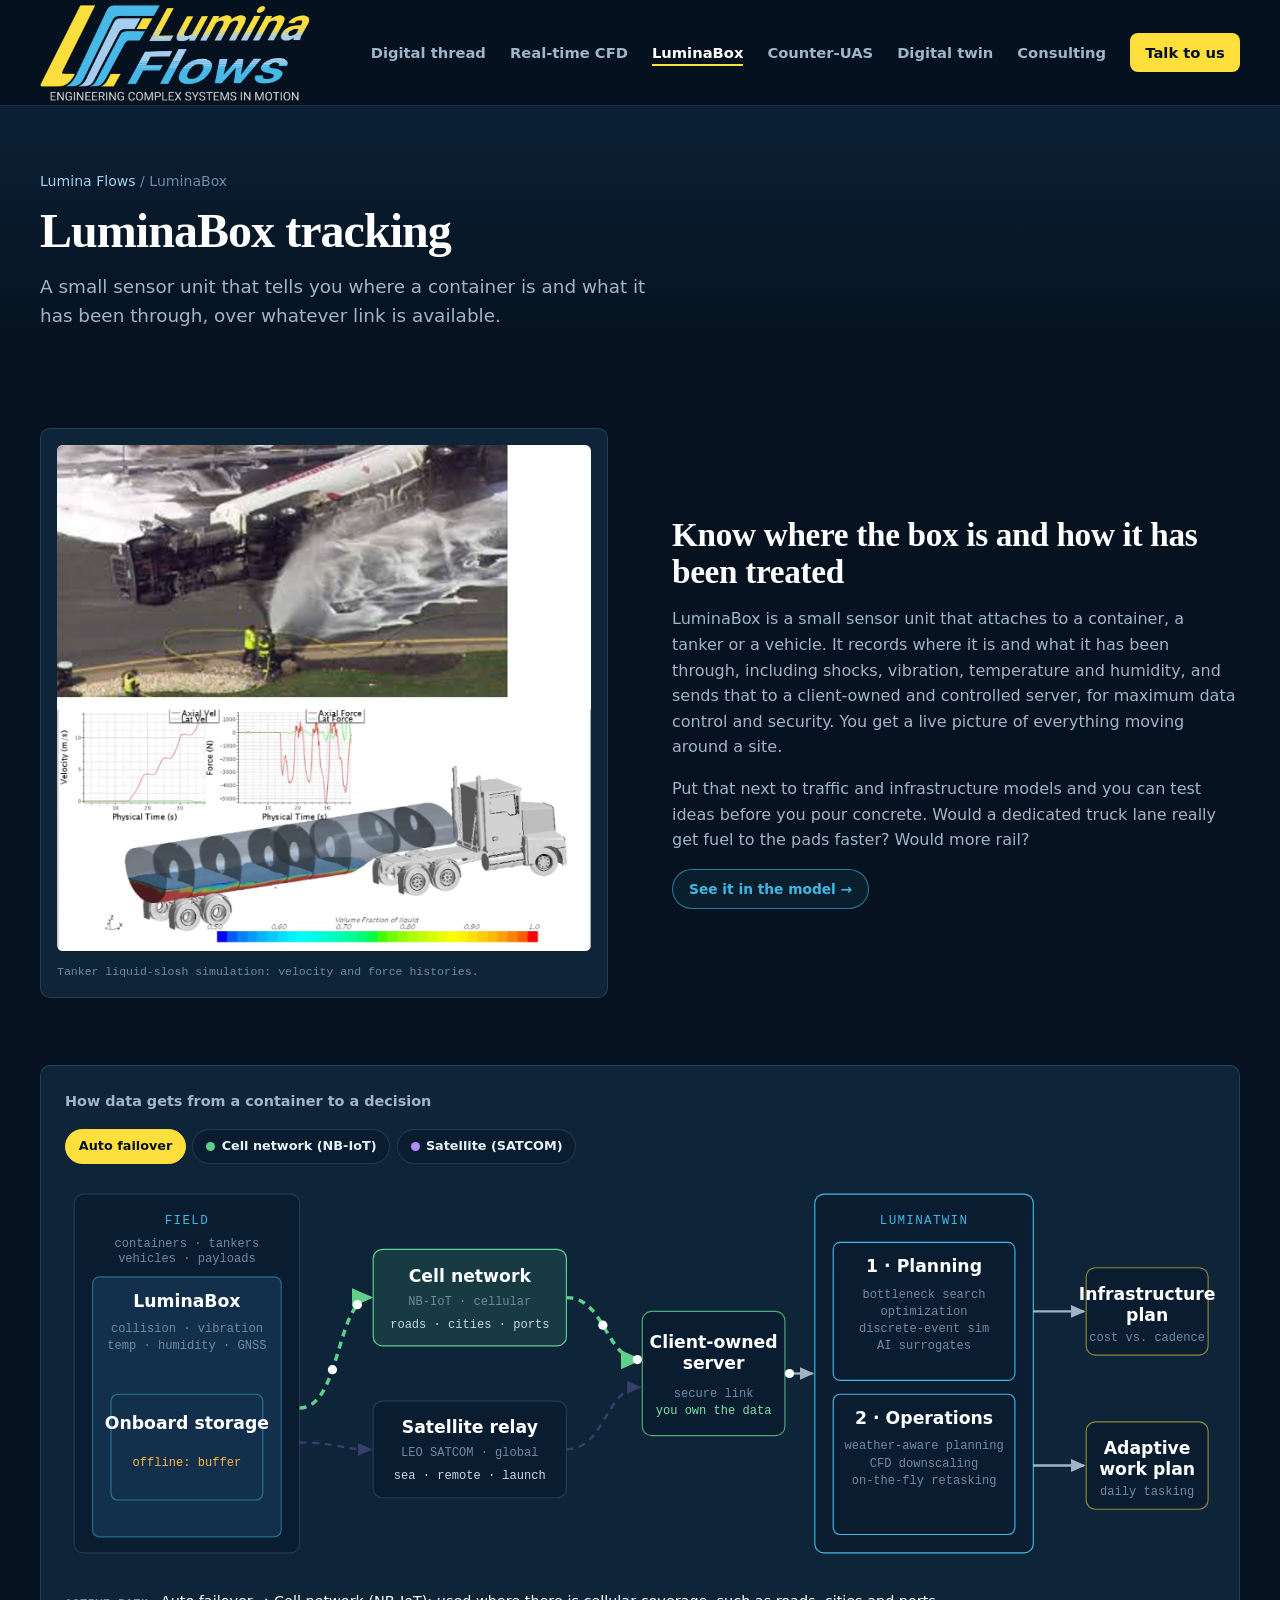
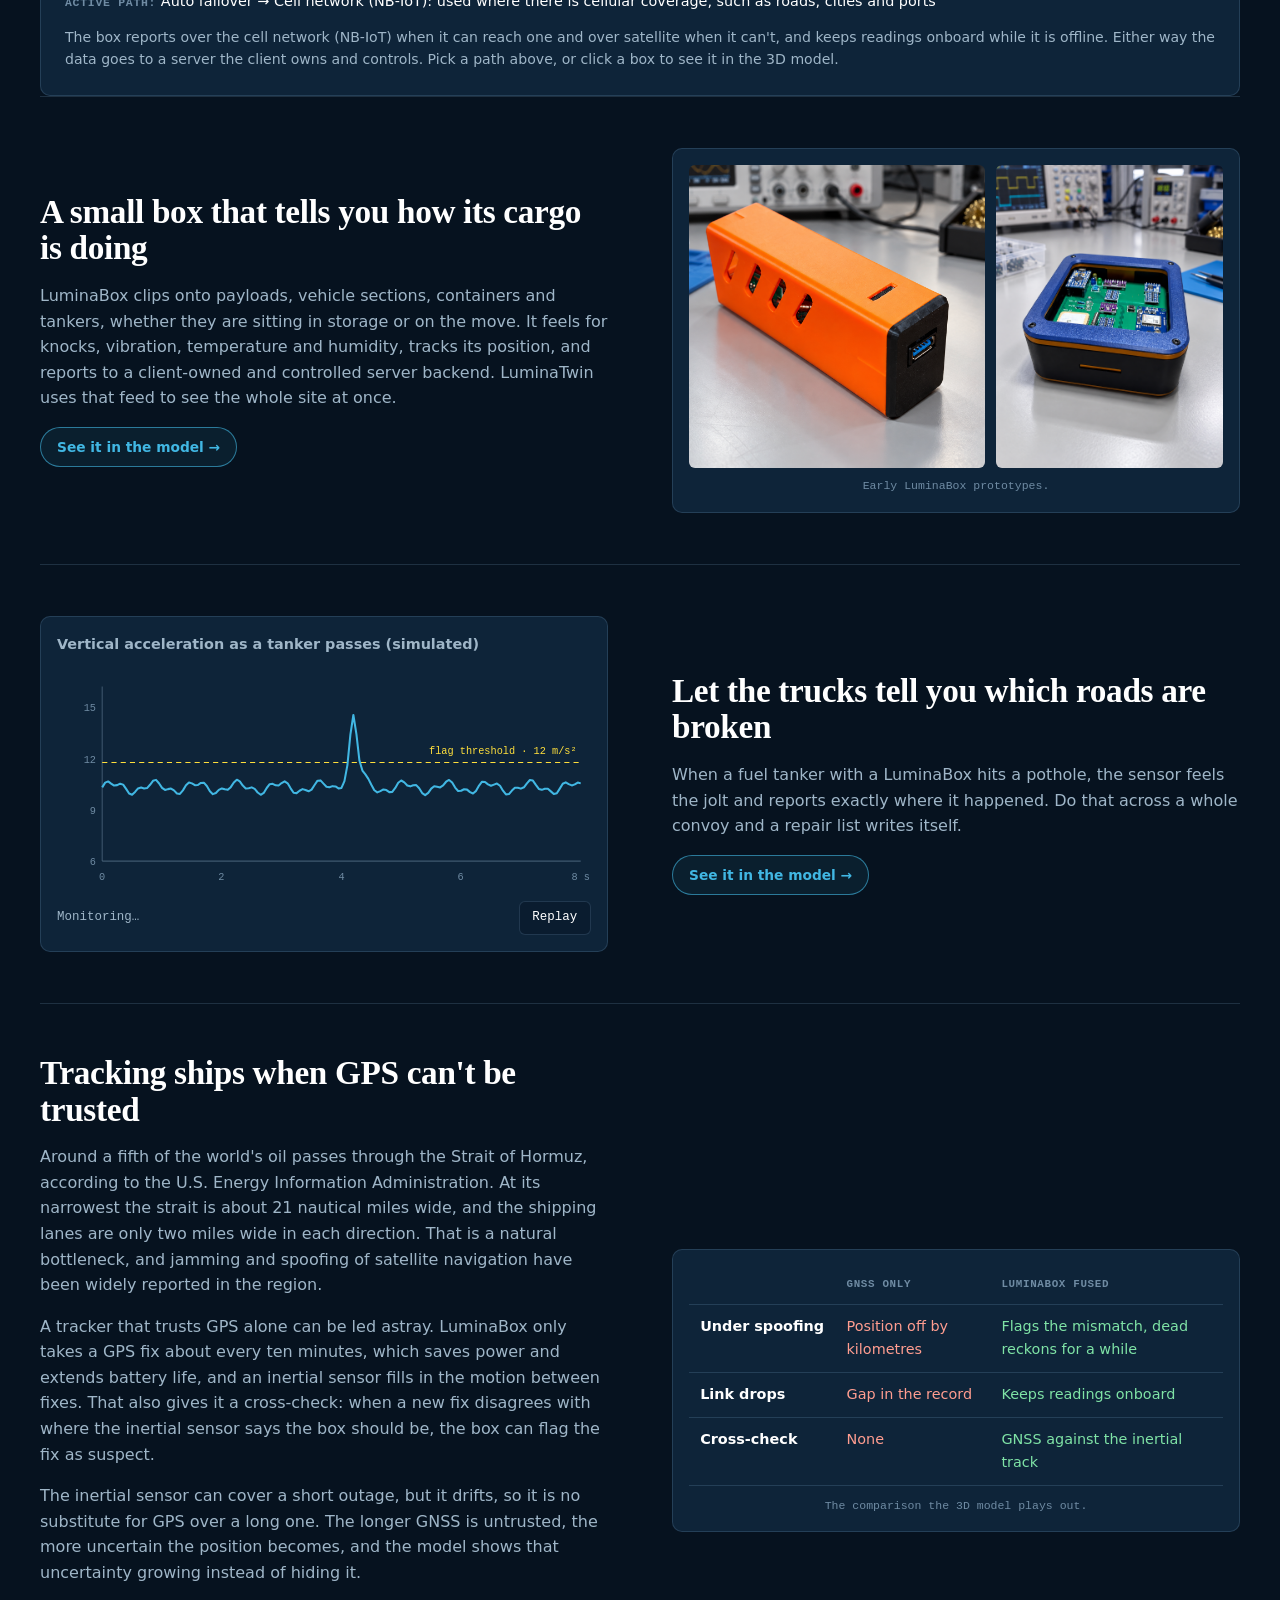
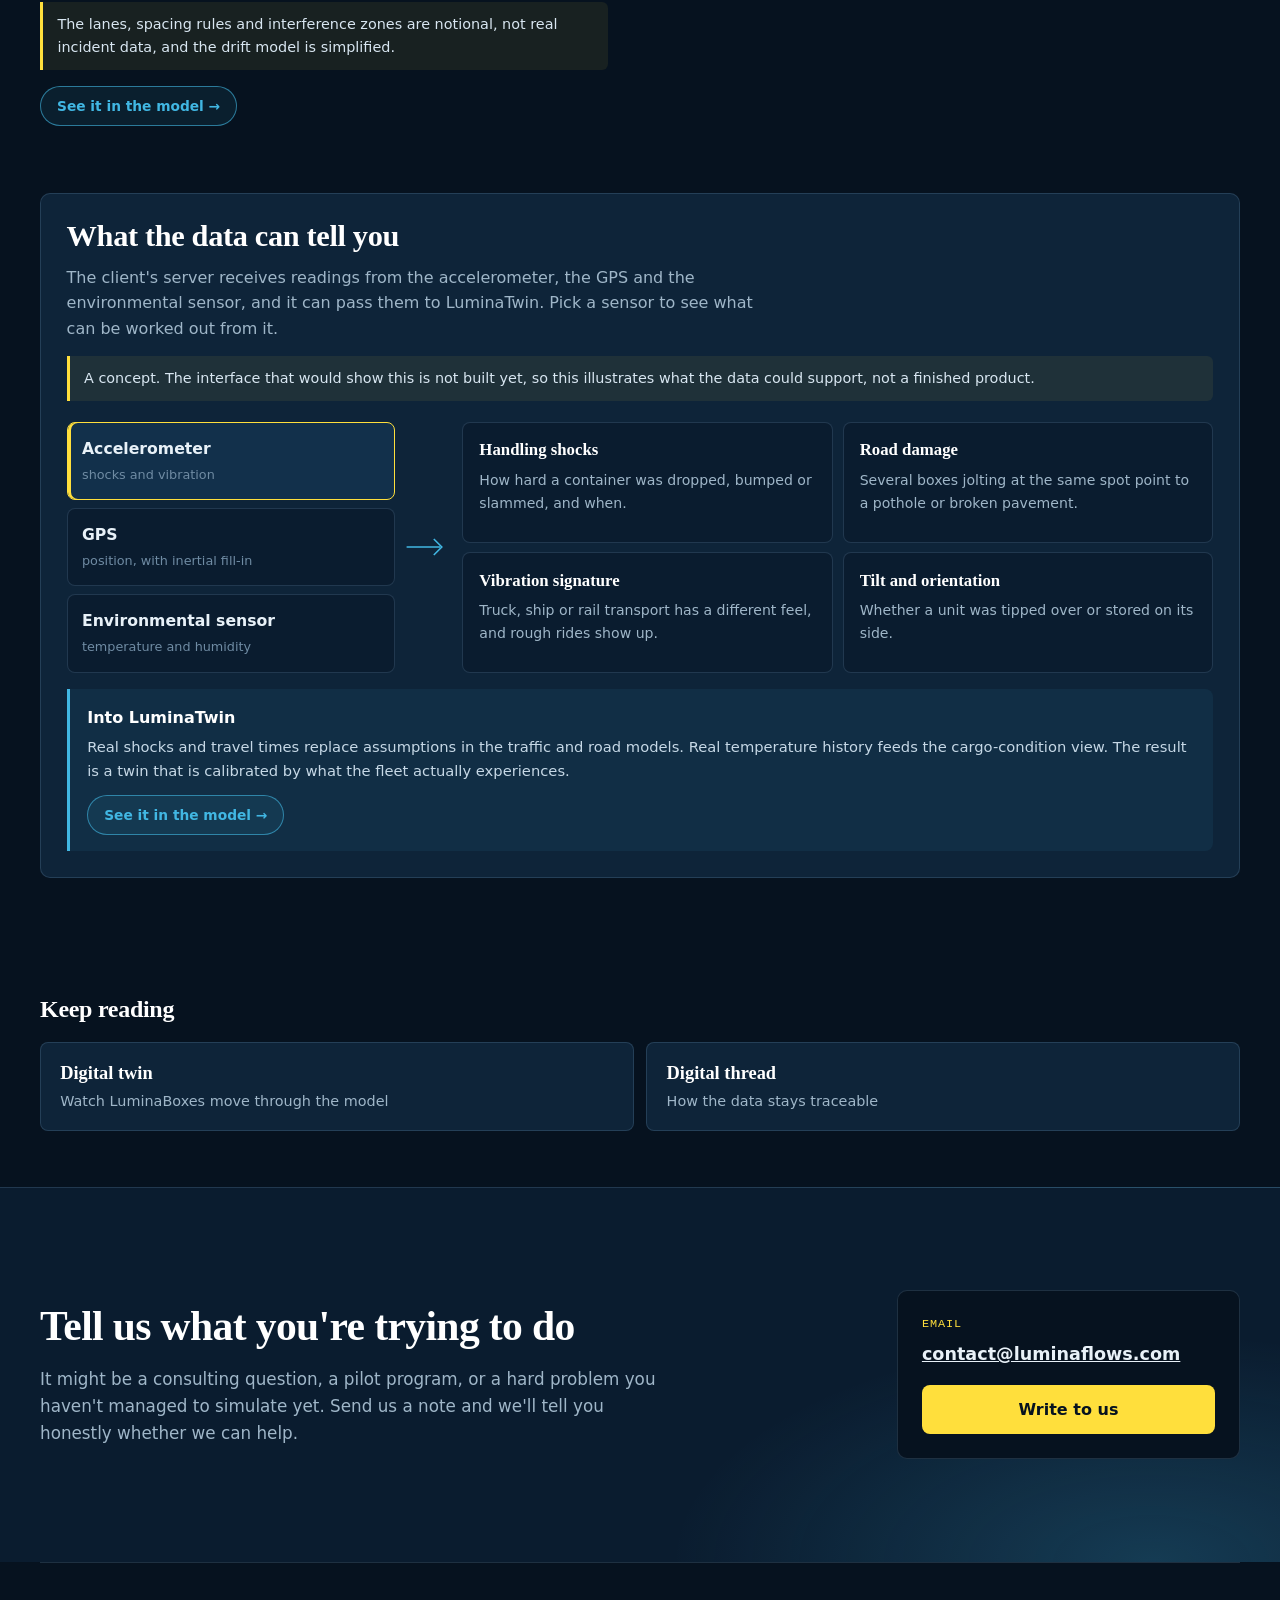
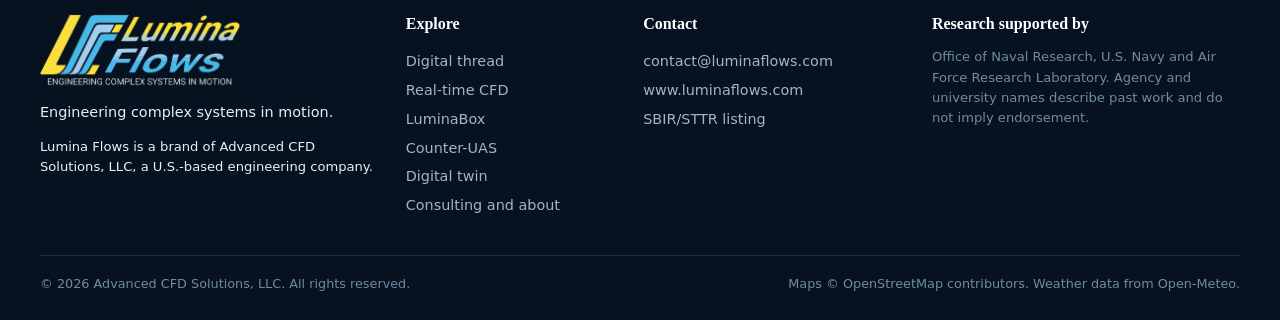
<file: luminabox.html>
<!doctype html>
<html lang="en">
  <head>
    <meta charset="utf-8" />
    <meta name="viewport" content="width=device-width, initial-scale=1" />
    <title>Lumina Flows | LuminaBox tracking</title>
    <meta
      name="description"
      content="LuminaBox is a small sensor unit for containers, tankers and vehicles. It reports location, shock, vibration, temperature and humidity over cellular (NB-IoT) or satellite links to a client-owned server."
    />
    <meta property="og:title" content="Lumina Flows | LuminaBox tracking" />
    <meta
      property="og:description"
      content="Digital twins, GPU fluid simulation and LuminaBox sensors for launch sites, shipping and defense programs."
    />
    <meta property="og:type" content="website" />
    <meta property="og:image" content="assets/lumina-flows-logo-cropped.png" />
    <meta name="theme-color" content="#06121f" />
    <link rel="stylesheet" href="styles.css" />
    <link rel="stylesheet" href="platform.css" />
  </head>
  <body>
    <a class="skip-link" href="#main">Skip to main content</a>

    <header class="site-header">
      <nav class="nav" aria-label="Primary navigation">
        <a class="brand" href="index.html" aria-label="Lumina Flows home">
          <img src="assets/lumina-flows-logo-cropped.png" alt="Lumina Flows" />
        </a>
        <button class="nav-toggle" type="button" aria-expanded="false" aria-controls="nav-links">
          <span class="sr-only">Toggle navigation</span>
          <span></span>
          <span></span>
          <span></span>
        </button>
        <div class="nav-links" id="nav-links">
          <a href="digital-thread.html">Digital thread</a>
          <a href="cfd.html">Real-time CFD</a>
          <a href="luminabox.html" aria-current="page">LuminaBox</a>
          <a href="counter-uas.html">Counter-UAS</a>
          <a href="twin.html">Digital twin</a>
          <a href="consulting.html">Consulting</a>
          <a class="nav-cta" href="index.html#contact">Talk to us</a>
        </div>
      </nav>
    </header>

    <main id="main">
      <section class="page-head">
        <div class="page-head-inner">
          <p class="crumb"><a href="index.html">Lumina Flows</a> / LuminaBox</p>
          <h1>LuminaBox tracking</h1>
          <p class="page-lede">A small sensor unit that tells you where a container is and what it has been through, over whatever link is available.</p>
        </div>
      </section>

      <section class="section pg-body">
        <article class="solution reverse" id="logistics">
          <div class="solution-copy">
            <h3>Know where the box is and how it has been treated</h3>
            <p>
              LuminaBox is a small sensor unit that attaches to a container, a tanker or a vehicle. It records where it
              is and what it has been through, including shocks, vibration, temperature and humidity, and sends that to a client-owned and controlled server, for maximum data control and security. You get a live picture of everything moving around a site.
            </p>
            <p>
              Put that next to traffic and infrastructure models and you can test ideas before you pour concrete.
              Would a dedicated truck lane really get fuel to the pads faster? Would more rail?
            </p>
            <p class="see-row"><button type="button" class="see-model" data-go='{"scn":"shipping"}'>See it in the model &rarr;</button></p>
          </div>
          <figure class="solution-visual media">
            <img src="assets/tech/Tanker.png" alt="Fuel tanker incident above, with a CFD slosh simulation of the tanker below showing liquid volume fraction, velocity, and force histories." />
            <figcaption>Tanker liquid-slosh simulation: velocity and force histories.</figcaption>
          </figure>
        </article>

        <!-- Architecture -->
        <figure class="arch" id="arch" aria-labelledby="arch-cap">
          <figcaption id="arch-cap" class="viz-title">How data gets from a container to a decision</figcaption>
          <div class="arch-tabs" role="group" aria-label="Connectivity path">
            <button type="button" class="at is-on" data-path="auto">Auto failover</button>
                        <button type="button" class="at at-cell" data-path="cell"><i></i>Cell network (NB-IoT)</button>
            <button type="button" class="at at-sat" data-path="sat"><i></i>Satellite (SATCOM)</button>
          </div>
          <div class="arch-scroll">
            <svg id="arch-svg" data-active="cell" viewBox="0 0 1000 340" role="img" aria-label="Diagram: a LuminaBox reports over the cell network (NB-IoT) or by satellite to a client-owned server, which feeds LuminaTwin's planning and operations modules, which produce infrastructure plans and adaptive work plans.">
              <defs>
                <marker id="ah-rf" viewBox="0 0 10 10" refX="8" refY="5" markerWidth="7" markerHeight="7" orient="auto"><path d="M0 1L9 5L0 9z" fill="#41b7e3" /></marker>
                <marker id="ah-cell" viewBox="0 0 10 10" refX="8" refY="5" markerWidth="7" markerHeight="7" orient="auto"><path d="M0 1L9 5L0 9z" fill="#5fd08a" /></marker>
                <marker id="ah-sat" viewBox="0 0 10 10" refX="8" refY="5" markerWidth="7" markerHeight="7" orient="auto"><path d="M0 1L9 5L0 9z" fill="#b58cff" /></marker>
                <marker id="ah-w" viewBox="0 0 10 10" refX="8" refY="5" markerWidth="7" markerHeight="7" orient="auto"><path d="M0 1L9 5L0 9z" fill="#c6d8e6" /></marker>
              </defs>

              <!-- FIELD -->
              <g class="node">
                <rect x="8" y="14" width="196" height="312" rx="8" />
                <text x="106" y="40" class="nh">FIELD</text>
                <text x="106" y="60" class="ns">containers · tankers</text>
                <text x="106" y="73" class="ns">vehicles · payloads</text>
                <rect x="24" y="86" width="164" height="226" rx="6" class="box" />
                <text x="106" y="112" class="nt strong">LuminaBox</text>
                <text x="106" y="134" class="ns">collision · vibration</text>
                <text x="106" y="149" class="ns">temp · humidity · GNSS</text>
                <rect x="40" y="188" width="132" height="92" rx="6" class="box lm" />
                <text x="106" y="218" class="nt strong">Onboard storage</text>
                <text x="106" y="250" class="ns warn">offline: buffer</text>
              </g>

              <!-- LINK TYPES -->
              <g class="lnode lnode-cell" data-go='{"scn":"road","link":"cell"}' role="button" tabindex="0" aria-label="Cell network: see it in the model">
                <rect x="268" y="62" width="168" height="84" rx="8" />
                <text x="352" y="90" class="nt strong">Cell network</text>
                <text x="352" y="110" class="ns">NB-IoT · cellular</text>
                <text x="352" y="130" class="ns use">roads · cities · ports</text>
              </g>
              <g class="lnode lnode-sat" data-go='{"scn":"shipping","link":"sat"}' role="button" tabindex="0" aria-label="Satellite relay: see it in the model">
                <rect x="268" y="194" width="168" height="84" rx="8" />
                <text x="352" y="222" class="nt strong">Satellite relay</text>
                <text x="352" y="242" class="ns">LEO SATCOM · global</text>
                <text x="352" y="262" class="ns use">sea · remote · launch</text>
              </g>

              <!-- paths: field -> link node -->
              <path id="p-cell1" d="M204 200 C240 200 236 104 266 104" class="pth pth-cell" marker-end="url(#ah-cell)" />
              <path id="p-sat1" d="M204 230 C240 230 236 236 266 236" class="pth pth-sat" marker-end="url(#ah-sat)" />
              <!-- paths: link node -> server -->
              <path id="p-cell2" d="M436 104 C470 104 470 158 500 158" class="pth pth-cell" marker-end="url(#ah-cell)" />
              <path id="p-sat2" d="M436 236 C470 236 470 182 500 182" class="pth pth-sat" marker-end="url(#ah-sat)" />

              <!-- CLIENT-OWNED SERVER -->
              <g class="node server">
                <rect x="502" y="116" width="124" height="108" rx="8" />
                <text x="564" y="148" class="nt strong">Client-owned</text>
                <text x="564" y="166" class="nt strong">server</text>
                <text x="564" y="190" class="ns">secure link</text>
                <text x="564" y="205" class="ns ok">you own the data</text>
              </g>
              <path id="p-gw" d="M626 170 L650 170" class="pth pth-all" marker-end="url(#ah-w)" />

              <!-- LUMINATWIN -->
              <g class="node twin">
                <rect x="652" y="14" width="190" height="312" rx="8" />
                <text x="747" y="40" class="nh">LUMINATWIN</text>
                <g class="mod" data-go='{"scn":"road","link":"all"}' role="button" tabindex="0" aria-label="Planning module: see it in the model">
                  <rect x="668" y="56" width="158" height="120" rx="6" class="box" />
                  <text x="747" y="82" class="nt strong">1 · Planning</text>
                  <text x="747" y="104" class="ns">bottleneck search</text>
                  <text x="747" y="119" class="ns">optimization</text>
                  <text x="747" y="134" class="ns">discrete-event sim</text>
                  <text x="747" y="149" class="ns">AI surrogates</text>
                </g>
                <g class="mod" data-go='{"scn":"road","res":"fine"}' role="button" tabindex="0" aria-label="Operations module: see it in the model">
                  <rect x="668" y="188" width="158" height="122" rx="6" class="box" />
                  <text x="747" y="214" class="nt strong">2 · Operations</text>
                  <text x="747" y="236" class="ns">weather-aware planning</text>
                  <text x="747" y="251" class="ns">CFD downscaling</text>
                  <text x="747" y="266" class="ns">on-the-fly retasking</text>
                </g>
              </g>
              <path d="M842 116 L886 116" class="pth pth-all" marker-end="url(#ah-w)" />
              <path d="M842 250 L886 250" class="pth pth-all" marker-end="url(#ah-w)" />

              <!-- OUTPUTS -->
              <g class="node out"><rect x="888" y="78" width="106" height="76" rx="8" /><text x="941" y="106" class="nt strong">Infrastructure</text><text x="941" y="124" class="nt strong">plan</text><text x="941" y="142" class="ns">cost vs. cadence</text></g>
              <g class="node out"><rect x="888" y="212" width="106" height="76" rx="8" /><text x="941" y="240" class="nt strong">Adaptive</text><text x="941" y="258" class="nt strong">work plan</text><text x="941" y="276" class="ns">daily tasking</text></g>

              <!-- animated packets on the active path -->
              <g class="pk pk-cell"><circle r="4"><animateMotion dur="2.2s" repeatCount="indefinite"><mpath href="#p-cell1" /></animateMotion></circle><circle r="4"><animateMotion dur="2.2s" begin="1.1s" repeatCount="indefinite"><mpath href="#p-cell1" /></animateMotion></circle><circle r="4"><animateMotion dur="2s" repeatCount="indefinite"><mpath href="#p-cell2" /></animateMotion></circle><circle r="4"><animateMotion dur="2s" begin="1s" repeatCount="indefinite"><mpath href="#p-cell2" /></animateMotion></circle></g>
              <g class="pk pk-sat"><circle r="4"><animateMotion dur="2.6s" repeatCount="indefinite"><mpath href="#p-sat1" /></animateMotion></circle><circle r="4"><animateMotion dur="2.6s" begin="1.3s" repeatCount="indefinite"><mpath href="#p-sat1" /></animateMotion></circle><circle r="4"><animateMotion dur="2.4s" repeatCount="indefinite"><mpath href="#p-sat2" /></animateMotion></circle><circle r="4"><animateMotion dur="2.4s" begin="1.2s" repeatCount="indefinite"><mpath href="#p-sat2" /></animateMotion></circle></g>
              <g class="pk pk-all"><circle r="4"><animateMotion dur="0.9s" repeatCount="indefinite"><mpath href="#p-gw" /></animateMotion></circle></g>
            </svg>
          </div>
          <p class="arch-now" id="arch-now"><b>Active path:</b> <span id="arch-now-text">Cell network (NB-IoT)</span></p>
          <p class="viz-note">The box reports over the cell network (NB-IoT) when it can reach one and over satellite when it can't, and keeps readings onboard while it is offline. Either way the data goes to a server the client owns and controls. Pick a path above, or click a box to see it in the 3D model.</p>
        </figure>


        <article class="solution" id="luminabox">
          <div class="solution-copy">
            <h3>A small box that tells you how its cargo is doing</h3>
            <p>
              LuminaBox clips onto payloads, vehicle sections, containers and tankers, whether they are sitting in
              storage or on the move. It feels for knocks, vibration, temperature and humidity, tracks its position,
              and reports to a client-owned and controlled server backend. LuminaTwin uses that feed to see the whole site at once.
            </p>
            <p class="see-row"><button type="button" class="see-model" data-go='{"scn":"warehouse"}'>See it in the model &rarr;</button></p>
          </div>
          <figure class="solution-visual hw-fig"><div class="hw">
            <img src="assets/deck/luminabox-b.jpg" alt="An early LuminaBox prototype in an orange enclosure, on a wooden table." />
            <img src="assets/deck/luminabox-a.jpg" alt="An early LuminaBox prototype with its electronics visible." />
          </div><figcaption>Early LuminaBox prototypes.</figcaption></figure>
        </article>

        <article class="solution reverse" id="roadhealth">
          <div class="solution-copy">
            <h3>Let the trucks tell you which roads are broken</h3>
            <p>
              When a fuel tanker with a LuminaBox hits a pothole, the sensor feels the jolt and reports exactly where
              it happened. Do that across a whole convoy and a repair list writes itself.
            </p>
            <p class="see-row"><button type="button" class="see-model" data-go='{"scn":"road"}'>See it in the model &rarr;</button></p>
          </div>
          <figure class="solution-visual trace" id="trace">
            <div class="viz-title-row"><span class="viz-title">Vertical acceleration as a tanker passes (simulated)</span></div>
            <svg viewBox="0 0 520 220" id="trace-svg" role="img" aria-label="Line chart of vertical acceleration near 9.8 meters per second squared with a spike to about 13.5 at 4.2 seconds, crossing a flag threshold at 12.">
              <g class="axis"><line x1="44" y1="190" x2="510" y2="190" /><line x1="44" y1="20" x2="44" y2="190" /></g>
              <g class="tick"><text x="38" y="194" text-anchor="end">6</text><text x="38" y="144" text-anchor="end">9</text><text x="38" y="94" text-anchor="end">12</text><text x="38" y="44" text-anchor="end">15</text>
                <text x="44" y="208" text-anchor="middle">0</text><text x="160" y="208" text-anchor="middle">2</text><text x="277" y="208" text-anchor="middle">4</text><text x="393" y="208" text-anchor="middle">6</text><text x="510" y="208" text-anchor="middle">8 s</text></g>
              <line x1="44" y1="94" x2="510" y2="94" class="thresh" /><text x="506" y="86" text-anchor="end" class="tl">flag threshold · 12 m/s²</text>
              <path id="trace-path" class="line" d="" />
              <g id="trace-flag" class="flag" opacity="0"><circle r="6" /><text y="-14" text-anchor="middle">Road segment flagged</text></g>
            </svg>
            <div class="trace-foot"><span id="trace-status">Listening…</span><button type="button" id="trace-replay">Replay</button></div>
          </figure>
        </article>

        <!-- Contested environments -->
        <article class="solution" id="contested">
          <div class="solution-copy">
            <h3>Tracking ships when GPS can't be trusted</h3>
            <p>
              Around a fifth of the world's oil passes through the Strait of Hormuz, according to the U.S. Energy
              Information Administration. At its narrowest the strait is about 21 nautical miles wide, and the shipping
              lanes are only two miles wide in each direction. That is a natural bottleneck, and jamming and spoofing of
              satellite navigation have been widely reported in the region.
            </p>
            <p>
              A tracker that trusts GPS alone can be led astray. LuminaBox only takes a GPS fix about every ten minutes,
              which saves power and extends battery life, and an inertial sensor fills in the motion between fixes. That
              also gives it a cross-check: when a new fix disagrees with where the inertial sensor says the box should
              be, the box can flag the fix as suspect.
            </p>
            <p>
              The inertial sensor can cover a short outage, but it drifts, so it is no substitute for GPS over a long
              one. The longer GNSS is untrusted, the more uncertain the position becomes, and the model shows that
              uncertainty growing instead of hiding it.
            </p>
            <p class="honest">
              The lanes, spacing rules and interference zones are notional, not real incident data, and the drift model
              is simplified.
            </p>
            <p class="see-row"><button type="button" class="see-model" data-go='{"scn":"hormuz","jam":"heavy"}'>See it in the model &rarr;</button></p>
          </div>
          <div class="solution-visual contested-vis">
            <table class="cmp-table">
              <thead><tr><th></th><th>GNSS only</th><th>LuminaBox fused</th></tr></thead>
              <tbody>
                <tr><th>Under spoofing</th><td class="bad">Position off by kilometres</td><td class="good">Flags the mismatch, dead reckons for a while</td></tr>
                <tr><th>Link drops</th><td class="bad">Gap in the record</td><td class="good">Keeps readings onboard</td></tr>
                <tr><th>Cross-check</th><td class="bad">None</td><td class="good">GNSS against the inertial track</td></tr>
              </tbody>
            </table>
            <p class="visual-caption">The comparison the 3D model plays out.</p>
          </div>
        </article>

        <!-- What the data can tell you -->
        <section class="insights" id="insights" aria-labelledby="ins-title">
          <div class="ins-head">
            <h3 id="ins-title">What the data can tell you</h3>
            <p>
              The client's server receives readings from the accelerometer, the GPS and the environmental sensor, and it
              can pass them to LuminaTwin. Pick a sensor to see what can be worked out from it.
            </p>
            <p class="honest">
              A concept. The interface that would show this is not built yet, so this illustrates what the data could
              support, not a finished product.
            </p>
          </div>
          <div class="ins-grid">
            <div class="ins-in" role="tablist" aria-label="Sensor">
              <button type="button" class="ins-btn is-on" role="tab" aria-selected="true" data-ins="acc"><b>Accelerometer</b><span>shocks and vibration</span></button>
              <button type="button" class="ins-btn" role="tab" aria-selected="false" data-ins="gps"><b>GPS</b><span>position, with inertial fill-in</span></button>
              <button type="button" class="ins-btn" role="tab" aria-selected="false" data-ins="env"><b>Environmental sensor</b><span>temperature and humidity</span></button>
            </div>
            <div class="ins-flow" aria-hidden="true"><svg viewBox="0 0 60 120"><path d="M2 60 H44" /><path d="M36 50 L46 60 L36 70" /></svg></div>
            <div class="ins-out" id="ins-out" aria-live="polite"></div>
          </div>
          <div class="ins-twin">
            <b>Into LuminaTwin</b>
            <p>Real shocks and travel times replace assumptions in the traffic and road models. Real temperature history feeds the cargo-condition view. The result is a twin that is calibrated by what the fleet actually experiences.</p>
            <button type="button" class="see-model" data-go='{"scn":"road"}'>See it in the model &rarr;</button>
          </div>
        </section>
      </section>

      <nav class="next-pages section" aria-label="Keep reading">
        <h2>Keep reading</h2>
        <ul>
          <li><a href="twin.html"><b>Digital twin</b><span>Watch LuminaBoxes move through the model</span></a></li>
          <li><a href="digital-thread.html"><b>Digital thread</b><span>How the data stays traceable</span></a></li>
        </ul>
      </nav>

      <!-- 8. CONTACT -->
      <section class="contact" id="contact" aria-labelledby="contact-title">
        <div class="contact-inner">
          <div>
            <h2 id="contact-title">Tell us what you're trying to do</h2>
            <p>
              It might be a consulting question, a pilot program, or a hard problem you haven't managed to simulate yet.
              Send us a note and we'll tell you honestly whether we can help.
            </p>
          </div>
          <address class="contact-card">
            <span>Email</span>
            <a href="mailto:contact@luminaflows.com">contact@luminaflows.com</a>
            <a class="button primary full" href="mailto:contact@luminaflows.com?subject=Hello%20from%20the%20website">Write to us</a>
          </address>
        </div>
      </section>
    </main>

    <footer class="site-footer rich">
      <div class="foot-grid">
        <div class="foot-brand">
          <a href="index.html" aria-label="Lumina Flows home"><img src="assets/lumina-flows-logo-cropped.png" alt="Lumina Flows" /></a>
          <p>Engineering complex systems in motion.</p>
          <p class="foot-small">Lumina Flows is a brand of Advanced CFD Solutions, LLC, a U.S.-based engineering company.</p>
        </div>
        <nav class="foot-col" aria-label="Explore">
          <h4>Explore</h4>
          <a href="digital-thread.html">Digital thread</a>
          <a href="cfd.html">Real-time CFD</a>
          <a href="luminabox.html">LuminaBox</a>
          <a href="counter-uas.html">Counter-UAS</a>
          <a href="twin.html">Digital twin</a>
          <a href="consulting.html">Consulting and about</a>
        </nav>
        <div class="foot-col">
          <h4>Contact</h4>
          <a href="mailto:contact@luminaflows.com">contact@luminaflows.com</a>
          <a href="https://www.luminaflows.com" rel="noopener">www.luminaflows.com</a>
          <a href="https://www.sbir.gov/portfolio/1482103" target="_blank" rel="noopener noreferrer">SBIR/STTR listing</a>
        </div>
        <div class="foot-col">
          <h4>Research supported by</h4>
          <p class="foot-small">Office of Naval Research, U.S. Navy and Air Force Research Laboratory. Agency and university names describe past work and do not imply endorsement.</p>
        </div>
      </div>
      <div class="foot-base">
        <p>&copy; <span id="year"></span> Advanced CFD Solutions, LLC. All rights reserved.</p>
        <p>Maps &copy; OpenStreetMap contributors. Weather data from Open-Meteo.</p>
      </div>
    </footer>

    <script src="script.js"></script>
    <script src="platform.js"></script>
  </body>
</html>
</file>
<file: styles.css>
:root {
  --bg: #06121f;
  --bg-2: #0a1c2f;
  --panel: #0e2439;
  --panel-2: #12304b;
  --line: rgba(140, 185, 220, 0.18);
  --ink: #e8f1f8;
  --muted: #9fb6c8;
  --steel: #6f8ba3;
  --sky: #41b7e3;
  --sky-soft: #a6cfe9;
  --yellow: #ffdf3c;
  --light: #f4f8fb;
  --light-ink: #152433;
  --radius: 8px;
  --max-width: 1200px;
  --mono: ui-monospace, "SF Mono", "Cascadia Mono", Consolas, monospace;
}

* {
  box-sizing: border-box;
}

html {
  scroll-behavior: smooth;
  scroll-padding-top: 104px;
}

body {
  margin: 0;
  color: var(--ink);
  background: var(--bg);
  font-family: Inter, ui-sans-serif, system-ui, -apple-system, BlinkMacSystemFont, "Segoe UI", sans-serif;
  line-height: 1.6;
  overflow-x: hidden;
}

img {
  display: block;
  max-width: 100%;
}

a {
  color: inherit;
}

h1,
h2,
h3,
p {
  overflow-wrap: anywhere;
}

h1,
h2,
h3 {
  margin: 0;
  line-height: 1.1;
  color: #fff;
}

.skip-link {
  position: absolute;
  left: 1rem;
  top: -4rem;
  z-index: 100;
  padding: 0.75rem 1rem;
  color: var(--bg);
  background: var(--yellow);
  border-radius: var(--radius);
}

.skip-link:focus {
  top: 1rem;
}

.sr-only {
  position: absolute;
  width: 1px;
  height: 1px;
  padding: 0;
  margin: -1px;
  overflow: hidden;
  clip: rect(0, 0, 0, 0);
  white-space: nowrap;
  border: 0;
}

:focus-visible {
  outline: 2px solid var(--yellow);
  outline-offset: 2px;
}

/* Header */
.site-header {
  position: sticky;
  top: 0;
  z-index: 30;
  border-bottom: 1px solid var(--line);
  background: rgba(6, 18, 31, 0.86);
  backdrop-filter: blur(16px);
}

.nav {
  width: min(var(--max-width), calc(100% - 2rem));
  min-height: 96px;
  margin: 0 auto;
  display: flex;
  align-items: center;
  justify-content: space-between;
  gap: 2rem;
}

.brand {
  display: inline-flex;
  width: 270px;
}

.brand img {
  width: 100%;
  height: auto;
}

.nav-links {
  display: flex;
  align-items: center;
  gap: 1.5rem;
  color: var(--muted);
  font-size: 0.92rem;
  font-weight: 600;
}

.nav-links a {
  text-decoration: none;
}

.nav-links a:hover {
  color: #fff;
}

.nav-links .nav-cta {
  padding: 0.5rem 0.95rem;
  color: var(--bg);
  background: var(--yellow);
  border-radius: var(--radius);
  font-weight: 800;
}

.nav-links .nav-cta:hover {
  color: var(--bg);
  filter: brightness(1.08);
}

.nav-toggle {
  display: none;
  width: 44px;
  height: 44px;
  padding: 0;
  border: 1px solid var(--line);
  border-radius: var(--radius);
  background: var(--panel);
}

.nav-toggle span:not(.sr-only) {
  display: block;
  width: 20px;
  height: 2px;
  margin: 5px auto;
  background: var(--ink);
}

/* Shared */
.eyebrow {
  display: flex;
  align-items: center;
  gap: 0.6rem;
  margin: 0 0 0.9rem;
  color: var(--sky);
  font-family: var(--mono);
  font-size: 0.76rem;
  font-weight: 600;
  letter-spacing: 0.06em;
  text-transform: uppercase;
}

.pulse {
  width: 8px;
  height: 8px;
  border-radius: 50%;
  background: var(--sky);
  box-shadow: 0 0 0 0 rgba(65, 183, 227, 0.6);
  animation: pulse 2.2s infinite;
}

@keyframes pulse {
  70% {
    box-shadow: 0 0 0 10px rgba(65, 183, 227, 0);
  }
  100% {
    box-shadow: 0 0 0 0 rgba(65, 183, 227, 0);
  }
}

.button {
  min-height: 46px;
  display: inline-flex;
  align-items: center;
  justify-content: center;
  padding: 0.75rem 1.15rem;
  border-radius: var(--radius);
  font-weight: 700;
  text-decoration: none;
  transition: transform 0.15s, filter 0.15s;
}

.button:hover {
  transform: translateY(-1px);
}

.button.primary {
  color: var(--bg);
  background: var(--yellow);
}

.button.secondary {
  color: #fff;
  border: 1px solid var(--line);
  background: rgba(255, 255, 255, 0.05);
}

.button.text {
  color: var(--sky);
}

.button.full {
  width: 100%;
  margin-top: 1rem;
}

.section {
  width: min(var(--max-width), calc(100% - 2rem));
  margin: 0 auto;
  padding: clamp(4rem, 8vw, 7rem) 0;
}

.section-heading {
  max-width: 780px;
  margin-bottom: 2.6rem;
}

.section-heading h2,
.contact h2 {
  font-size: clamp(2rem, 4vw, 3.2rem);
  letter-spacing: -0.015em;
}

.section-heading p:not(.eyebrow) {
  margin: 1rem 0 0;
  color: var(--muted);
  font-size: 1.05rem;
}

/* Hero */
.hero {
  position: relative;
  overflow: hidden;
  background:
    radial-gradient(900px 480px at 85% 10%, rgba(65, 183, 227, 0.16), transparent 60%),
    linear-gradient(180deg, #071829 0%, var(--bg) 100%);
}

.grid-bg {
  position: absolute;
  inset: 0;
  background-image:
    linear-gradient(rgba(120, 170, 210, 0.07) 1px, transparent 1px),
    linear-gradient(90deg, rgba(120, 170, 210, 0.07) 1px, transparent 1px);
  background-size: 56px 56px;
  mask-image: linear-gradient(180deg, #000 20%, transparent 95%);
}

.hero-inner {
  position: relative;
  width: min(var(--max-width), calc(100% - 2rem));
  margin: 0 auto;
  padding: clamp(4rem, 8vw, 6.5rem) 0 clamp(4rem, 8vw, 6rem);
  display: grid;
  grid-template-columns: minmax(0, 1.05fr) minmax(320px, 0.95fr);
  align-items: center;
  gap: clamp(2rem, 5vw, 4.5rem);
}

.hero-copy,
.console {
  min-width: 0;
}

h1 {
  font-size: clamp(2.6rem, 5.6vw, 4.6rem);
  letter-spacing: -0.025em;
}

.hero-lede {
  max-width: 600px;
  margin: 1.4rem 0 0;
  color: var(--muted);
  font-size: clamp(1.05rem, 1.7vw, 1.28rem);
}

.hero-actions {
  margin-top: 2rem;
  display: flex;
  flex-wrap: wrap;
  align-items: center;
  gap: 0.8rem;
}

.funder-strip {
  margin: 2.4rem 0 0;
  padding: 0;
  list-style: none;
  display: flex;
  flex-wrap: wrap;
  align-items: center;
  gap: 0.6rem;
}

.funder-strip li {
  padding: 0.3rem 0.65rem;
  border: 1px solid var(--line);
  border-radius: var(--radius);
  color: var(--sky-soft);
  font-family: var(--mono);
  font-size: 0.78rem;
}

.funder-strip li:first-child {
  padding-left: 0;
  border: 0;
  color: var(--steel);
}

/* Console */
.console {
  border: 1px solid var(--line);
  border-radius: 10px;
  background: linear-gradient(180deg, var(--panel), var(--bg-2));
  box-shadow: 0 30px 70px rgba(0, 0, 0, 0.45);
  overflow: hidden;
}

.console-bar,
.stage-bar {
  display: flex;
  justify-content: space-between;
  align-items: center;
  padding: 0.6rem 0.9rem;
  border-bottom: 1px solid var(--line);
  color: var(--steel);
  font-family: var(--mono);
  font-size: 0.72rem;
  letter-spacing: 0.08em;
}

.console-tag {
  padding: 0.12rem 0.5rem;
  border: 1px solid rgba(255, 223, 60, 0.4);
  border-radius: 99px;
  color: var(--yellow);
  font-size: 0.68rem;
  text-transform: uppercase;
}

.console-view {
  position: relative;
  margin: 0;
}

.console-view img {
  width: 100%;
  aspect-ratio: 2.4 / 1;
  object-fit: cover;
  object-position: top;
}

.callout {
  position: absolute;
  padding: 0.25rem 0.5rem;
  border: 1px solid var(--sky);
  border-radius: 4px;
  color: #fff;
  background: rgba(6, 18, 31, 0.82);
  font-family: var(--mono);
  font-size: 0.68rem;
}

.c1 {
  left: 0.8rem;
  bottom: 0.8rem;
}

.c2 {
  right: 0.8rem;
  top: 0.8rem;
}

.console-stats {
  margin: 0;
  display: grid;
  grid-template-columns: repeat(3, 1fr);
}

.console-stats > div {
  padding: 0.9rem;
  border-right: 1px solid var(--line);
}

.console-stats > div:last-child {
  border-right: 0;
}

.console-stats dt {
  color: var(--steel);
  font-size: 0.7rem;
  line-height: 1.3;
}

.console-stats dd {
  margin: 0.3rem 0 0;
  color: #fff;
  font-family: var(--mono);
  font-size: 1rem;
  font-weight: 600;
}

/* Capability cards */
.cap-grid {
  display: grid;
  grid-template-columns: repeat(3, minmax(0, 1fr));
  gap: 1rem;
}

.cap-card {
  position: relative;
  min-height: 210px;
  padding: 1.5rem;
  display: block;
  border: 1px solid var(--line);
  border-radius: var(--radius);
  background: linear-gradient(180deg, var(--panel), var(--bg-2));
  text-decoration: none;
  transition: border-color 0.2s, transform 0.2s;
}

.cap-card:hover {
  border-color: var(--sky);
  transform: translateY(-2px);
}

.cap-id {
  color: var(--yellow);
  font-family: var(--mono);
  font-size: 0.8rem;
}

.cap-card h3 {
  margin-top: 1.6rem;
  font-size: 1.3rem;
}

.cap-card p {
  margin: 0.7rem 0 0;
  color: var(--muted);
}

/* Solutions */
.solutions {
  border-top: 1px solid var(--line);
}

.solution {
  padding: clamp(2rem, 4vw, 3.2rem) 0;
  display: grid;
  grid-template-columns: minmax(0, 1fr) minmax(0, 1fr);
  align-items: center;
  gap: clamp(2rem, 5vw, 4.5rem);
  border-top: 1px solid var(--line);
}

.solution:first-of-type {
  border-top: 0;
}

.solution.reverse .solution-copy {
  order: 2;
}

.solution-tag {
  margin: 0 0 0.8rem;
  color: var(--sky);
  font-family: var(--mono);
  font-size: 0.76rem;
  letter-spacing: 0.05em;
  text-transform: uppercase;
}

.solution-copy h3 {
  font-size: clamp(1.6rem, 2.6vw, 2.2rem);
  letter-spacing: -0.01em;
}

.solution-copy > p:not(.solution-tag) {
  margin: 1rem 0 0;
  color: var(--muted);
}

.check-list {
  margin: 1.3rem 0 0;
  padding: 0;
  list-style: none;
  display: grid;
  gap: 0.7rem;
}

.check-list li {
  position: relative;
  padding-left: 1.6rem;
  color: #c6d8e6;
}

.check-list li::before {
  content: "";
  position: absolute;
  left: 0;
  top: 0.55rem;
  width: 12px;
  height: 4px;
  background: var(--yellow);
  transform: skewX(-22deg);
}

.check-list strong {
  color: #fff;
}

.solution-visual {
  min-width: 0;
  padding: 1rem;
  border: 1px solid var(--line);
  border-radius: 10px;
  background: var(--panel);
}

.media {
  margin: 0;
}

.media img {
  width: 100%;
  border-radius: 6px;
  background: #fff;
}

.solution-visual figcaption,
.visual-caption {
  margin: 0.7rem 0 0;
  color: var(--steel);
  font-family: var(--mono);
  font-size: 0.72rem;
}

.visual-caption {
  text-align: center;
}

/* Thread */
.thread-flow {
  margin: 0;
  padding: 0;
  list-style: none;
  display: grid;
  gap: 0.6rem;
  counter-reset: t;
}

.thread-flow li {
  position: relative;
  padding: 0.75rem 1rem 0.75rem 3rem;
  border: 1px solid var(--line);
  border-radius: 6px;
  background: var(--bg-2);
  counter-increment: t;
  display: flex;
  justify-content: space-between;
  align-items: baseline;
  gap: 1rem;
}

.thread-flow li::before {
  content: counter(t);
  position: absolute;
  left: 0.9rem;
  top: 50%;
  transform: translateY(-50%);
  width: 1.5rem;
  height: 1.5rem;
  display: grid;
  place-items: center;
  border-radius: 50%;
  color: var(--bg);
  background: var(--sky);
  font-family: var(--mono);
  font-size: 0.72rem;
  font-weight: 700;
}

.thread-flow li:not(:last-child)::after {
  content: "";
  position: absolute;
  left: 1.62rem;
  bottom: -0.65rem;
  width: 2px;
  height: 0.65rem;
  background: var(--sky);
}

.thread-flow span {
  color: #fff;
  font-weight: 700;
}

.thread-flow small {
  color: var(--steel);
  font-family: var(--mono);
  font-size: 0.72rem;
}

.thread-loop {
  margin: 0.9rem 0 0;
  color: var(--yellow);
  font-family: var(--mono);
  font-size: 0.78rem;
  text-align: center;
}

/* Sim trio */
.sim-trio {
  display: grid;
  grid-template-columns: repeat(3, minmax(0, 1fr));
  gap: 0.7rem;
}

.sim-trio figure {
  margin: 0;
}

.sim-trio figure:first-child {
  grid-column: 1 / -1;
}

.sim-trio img {
  width: 100%;
  aspect-ratio: 4 / 3;
  object-fit: cover;
  border-radius: 6px;
  background: #fff;
}

.sim-trio figure:first-child img {
  max-height: none;
  aspect-ratio: 2.4 / 1;
  object-position: top;
}

/* Radar */
.radar {
  color: var(--steel);
}

.radar svg {
  width: 100%;
  max-width: 380px;
  margin: 0 auto;
  display: block;
}

.ring {
  stroke: currentColor;
}

.ring.r1 {
  stroke: var(--yellow);
  opacity: 0.7;
}

.ring.r2 {
  stroke: var(--sky);
  opacity: 0.6;
}

.sweep {
  fill: rgba(65, 183, 227, 0.16);
  transform-origin: 200px 200px;
  animation: sweep 6s linear infinite;
}

@keyframes sweep {
  to {
    transform: rotate(360deg);
  }
}

.dot-own {
  fill: var(--sky);
}

.dot-hostile {
  fill: #ff6b5b;
}

.dot-halo {
  stroke: #ff6b5b;
  animation: pulse-r 2s ease-out infinite;
  transform-origin: 290px 110px;
}

@keyframes pulse-r {
  from {
    transform: scale(0.6);
    opacity: 1;
  }
  to {
    transform: scale(2);
    opacity: 0;
  }
}

.radar text {
  fill: var(--sky-soft);
  font-family: var(--mono);
  font-size: 11px;
}

.radar .lbl {
  fill: var(--steel);
}

/* Digital twin */
.twin {
  position: relative;
  border-top: 1px solid var(--line);
  border-bottom: 1px solid var(--line);
  background:
    radial-gradient(700px 400px at 10% 0%, rgba(65, 183, 227, 0.12), transparent 60%),
    var(--bg-2);
}

.twin-inner {
  width: min(1320px, calc(100% - 2rem));
  margin: 0 auto;
  padding: clamp(4rem, 8vw, 7rem) 0;
}

.twin-ui {
  display: grid;
  grid-template-columns: 230px minmax(0, 1fr) 270px;
  gap: 1rem;
  align-items: start;
}

.twin-side,
.twin-readout,
.twin-stage {
  min-width: 0;
  border: 1px solid var(--line);
  border-radius: 10px;
  background: var(--bg);
}

.twin-side,
.twin-readout {
  padding: 1rem;
}

.side-title {
  margin: 0 0 0.7rem;
  color: var(--steel);
  font-family: var(--mono);
  font-size: 0.72rem;
  font-weight: 600;
  letter-spacing: 0.08em;
  text-transform: uppercase;
}

.twin-side .side-title:not(:first-child) {
  margin-top: 1.4rem;
}

.fac-list {
  display: grid;
  gap: 0.5rem;
}

.fac {
  width: 100%;
  padding: 0.65rem 0.8rem;
  text-align: left;
  border: 1px solid var(--line);
  border-radius: 6px;
  color: var(--ink);
  background: var(--panel);
  font: inherit;
  cursor: pointer;
}

.fac span {
  display: block;
  font-size: 0.9rem;
  font-weight: 700;
}

.fac small {
  color: var(--steel);
  font-size: 0.74rem;
}

.fac:hover {
  border-color: var(--sky);
}

.fac.is-active {
  border-color: var(--sky);
  background: var(--panel-2);
  box-shadow: inset 3px 0 0 var(--yellow);
}

.layers {
  display: grid;
  gap: 0.55rem;
}

.layers label {
  display: flex;
  align-items: center;
  gap: 0.6rem;
  color: #c6d8e6;
  font-size: 0.9rem;
  cursor: pointer;
}

.layers input {
  accent-color: var(--sky);
  width: 16px;
  height: 16px;
}

.twin-stage {
  overflow: hidden;
}

#site {
  width: 100%;
  height: auto;
  display: block;
}

.road {
  fill: none;
  stroke: #1d3f5e;
  stroke-width: 9;
  stroke-linecap: round;
  stroke-linejoin: round;
}

.zone-box {
  fill: rgba(65, 183, 227, 0.05);
  stroke: rgba(65, 183, 227, 0.5);
  stroke-dasharray: 5 5;
  transition: fill 0.25s, stroke 0.25s;
}

.zone {
  transition: opacity 0.3s;
}

.zone.is-hold .zone-box {
  fill: rgba(255, 223, 60, 0.12);
  stroke: var(--yellow);
}

#site.focus .zone:not(.is-focus) {
  opacity: 0.25;
}

.bldg {
  fill: #143552;
  stroke: var(--sky-soft);
  stroke-width: 1;
}

.tank {
  fill: #17405f;
}

.pad {
  fill: none;
  stroke: var(--sky-soft);
  stroke-width: 1.5;
}

.pad-core {
  fill: var(--sky-soft);
}

.zone-lbl {
  fill: var(--sky);
  font-family: var(--mono);
  font-size: 10px;
  letter-spacing: 0.08em;
}

.bldg-lbl,
.asset-lbl,
.map-lbl {
  fill: var(--sky-soft);
  font-family: var(--mono);
  font-size: 9px;
}

.map-lbl {
  fill: var(--steel);
}

.asset-lbl {
  fill: #fff;
}

.stage-controls {
  padding: 0.8rem 1rem;
  display: grid;
  grid-template-columns: auto minmax(0, 1fr) auto auto;
  align-items: center;
  gap: 0.9rem;
  border-top: 1px solid var(--line);
}

.stage-controls label,
.stage-controls output {
  color: var(--steel);
  font-family: var(--mono);
  font-size: 0.74rem;
}

.stage-controls output {
  min-width: 4.4rem;
  color: #fff;
}

.stage-controls input[type="range"] {
  width: 100%;
  accent-color: var(--yellow);
}

.stage-controls button {
  padding: 0.45rem 0.9rem;
  border: 1px solid var(--line);
  border-radius: 6px;
  color: #fff;
  background: var(--panel);
  font: inherit;
  font-size: 0.85rem;
  font-weight: 700;
  cursor: pointer;
}

.stage-controls button:hover {
  border-color: var(--sky);
}

.readout {
  margin: 0;
  display: grid;
  gap: 0.6rem;
}

.readout > div {
  display: flex;
  justify-content: space-between;
  gap: 0.8rem;
  padding-bottom: 0.55rem;
  border-bottom: 1px solid var(--line);
}

.readout dt {
  color: var(--muted);
  font-size: 0.82rem;
}

.readout dd {
  margin: 0;
  color: #fff;
  font-family: var(--mono);
  font-size: 0.82rem;
  text-align: right;
}

.status-list {
  margin: 1rem 0 0;
  padding: 0;
  list-style: none;
  display: grid;
  gap: 0.45rem;
}

.status-list li {
  display: flex;
  justify-content: space-between;
  padding: 0.45rem 0.6rem;
  border-radius: 6px;
  background: var(--panel);
  font-size: 0.82rem;
}

.status-list b {
  font-family: var(--mono);
  font-size: 0.72rem;
}

.st-go b {
  color: #5fd08a;
}

.st-watch b {
  color: var(--yellow);
}

.st-hold b {
  color: #ff8a7a;
}

.retask {
  margin: 1rem 0 0;
  padding: 0.7rem;
  border-left: 3px solid var(--yellow);
  border-radius: 0 6px 6px 0;
  color: #d8e6f1;
  background: rgba(255, 223, 60, 0.07);
  font-size: 0.82rem;
}

.retask:empty {
  display: none;
}

.fine {
  margin: 1rem 0 0;
  color: var(--steel);
  font-size: 0.72rem;
  line-height: 1.5;
}

/* Partners */
.client-grid {
  display: grid;
  grid-template-columns: repeat(2, minmax(0, 1fr));
  gap: 1rem;
}

.client-card {
  padding: 1.8rem;
  border: 1px solid var(--line);
  border-radius: var(--radius);
  background: linear-gradient(180deg, var(--panel), var(--bg-2));
}

.client-kind {
  color: var(--yellow);
  font-family: var(--mono);
  font-size: 0.74rem;
  letter-spacing: 0.06em;
  text-transform: uppercase;
}

.client-card h3 {
  margin-top: 0.8rem;
  font-size: 1.7rem;
}

.client-card p {
  margin: 0.7rem 0 0;
  color: var(--muted);
}

.sponsors {
  margin-top: 1rem;
  padding: 1.6rem;
  display: grid;
  grid-template-columns: minmax(260px, 0.7fr) minmax(0, 1.3fr);
  gap: 1.8rem;
  border: 1px solid var(--line);
  border-radius: var(--radius);
  background: var(--panel);
}

.sponsors h3 {
  font-size: 1.45rem;
}

.sponsors p:not(.eyebrow) {
  margin: 0.8rem 0 0;
  color: var(--muted);
  font-size: 0.9rem;
}

.logo-groups {
  display: grid;
  gap: 1.1rem;
}

.logo-group h4 {
  margin: 0 0 0.6rem;
  color: var(--steel);
  font-family: var(--mono);
  font-size: 0.72rem;
  letter-spacing: 0.08em;
  text-transform: uppercase;
}

.logo-list {
  display: grid;
  grid-template-columns: repeat(3, minmax(0, 1fr));
  gap: 0.75rem;
  margin: 0;
  padding: 0;
  list-style: none;
}

.logo-list li {
  min-height: 100px;
  padding: 1rem;
  display: grid;
  place-items: center;
  border-radius: var(--radius);
  background: var(--light);
}

.logo-list img {
  max-width: 100%;
  max-height: 64px;
  object-fit: contain;
}

.collaborator-list img {
  max-height: 54px;
}

/* Credibility */
.credibility {
  border-top: 1px solid var(--line);
}

.metric-grid {
  display: grid;
  grid-template-columns: repeat(4, minmax(0, 1fr));
  gap: 1rem;
}

.metric {
  padding: 1.4rem;
  border-top: 2px solid var(--sky);
  background: var(--panel);
  border-radius: 0 0 var(--radius) var(--radius);
}

.metric strong {
  display: block;
  color: #fff;
  font-family: var(--mono);
  font-size: clamp(1.25rem, 2vw, 1.6rem);
  line-height: 1.2;
}

.metric span {
  display: block;
  margin-top: 0.6rem;
  color: var(--muted);
  font-size: 0.86rem;
}

.pub-grid {
  margin-top: 1rem;
  display: grid;
  grid-template-columns: repeat(3, minmax(0, 1fr));
  gap: 1rem;
}

.pub {
  padding: 1.4rem;
  border: 1px solid var(--line);
  border-radius: var(--radius);
}

.pub > span {
  color: var(--sky);
  font-family: var(--mono);
  font-size: 0.72rem;
}

.pub h3 {
  margin-top: 0.7rem;
  font-size: 1.15rem;
  line-height: 1.25;
}

.pub p {
  margin: 0.7rem 0 0;
  color: var(--muted);
  font-size: 0.92rem;
}

.efforts {
  margin-top: 1rem;
  padding: 1.5rem;
  display: grid;
  grid-template-columns: minmax(260px, 0.7fr) minmax(0, 1.3fr);
  align-items: center;
  gap: 1.5rem;
  border: 1px solid var(--line);
  border-radius: var(--radius);
  background: var(--panel);
}

.efforts h3 {
  font-size: 1.3rem;
}

.effort-list {
  display: grid;
  grid-template-columns: repeat(2, minmax(0, 1fr));
  gap: 0.75rem;
  margin: 0;
  padding: 0;
  list-style: none;
}

.effort-list a {
  min-height: 100px;
  padding: 1rem;
  display: flex;
  flex-direction: column;
  justify-content: space-between;
  gap: 0.8rem;
  border: 1px solid var(--line);
  border-radius: var(--radius);
  background: var(--bg-2);
  font-weight: 700;
  text-decoration: none;
}

.effort-list a:hover {
  border-color: var(--sky);
}

.effort-list span {
  color: var(--sky);
  font-family: var(--mono);
  font-size: 0.74rem;
  text-transform: uppercase;
}

/* Contact */
.contact {
  padding: clamp(4rem, 8vw, 6.5rem) 0;
  background:
    radial-gradient(800px 380px at 90% 100%, rgba(65, 183, 227, 0.2), transparent 60%),
    var(--bg-2);
  border-top: 1px solid var(--line);
}

.contact-inner {
  width: min(var(--max-width), calc(100% - 2rem));
  margin: 0 auto;
  display: grid;
  grid-template-columns: minmax(0, 1fr) minmax(280px, 0.42fr);
  gap: 2.5rem;
  align-items: center;
}

.contact p:not(.eyebrow) {
  max-width: 620px;
  margin: 1rem 0 0;
  color: var(--muted);
  font-size: 1.05rem;
}

.contact-card {
  padding: 1.5rem;
  border: 1px solid var(--line);
  border-radius: 10px;
  background: var(--bg);
  font-style: normal;
}

.contact-card span {
  display: block;
  color: var(--yellow);
  font-family: var(--mono);
  font-size: 0.74rem;
  letter-spacing: 0.08em;
  text-transform: uppercase;
}

.contact-card > a:not(.button) {
  display: inline-block;
  margin-top: 0.4rem;
  font-size: 1.1rem;
  font-weight: 700;
}

.site-footer {
  width: min(var(--max-width), calc(100% - 2rem));
  margin: 0 auto;
  padding: 2rem 0;
  display: flex;
  align-items: center;
  justify-content: space-between;
  gap: 1.5rem;
  color: var(--steel);
  font-size: 0.9rem;
}

.site-footer img {
  width: 240px;
}

.site-footer p {
  margin: 0;
}

@media (prefers-reduced-motion: reduce) {
  * {
    animation: none !important;
    scroll-behavior: auto !important;
    transition: none !important;
  }
}

@media (max-width: 1100px) {
  .twin-ui {
    grid-template-columns: 1fr;
  }

  .fac-list {
    grid-template-columns: repeat(2, 1fr);
  }
}

@media (max-width: 980px) {
  .hero-inner,
  .solution,
  .contact-inner,
  .sponsors,
  .efforts {
    grid-template-columns: 1fr;
  }

  .solution.reverse .solution-copy {
    order: 0;
  }

  .cap-grid,
  .pub-grid {
    grid-template-columns: repeat(2, minmax(0, 1fr));
  }

  .metric-grid {
    grid-template-columns: repeat(2, minmax(0, 1fr));
  }
}

@media (max-width: 760px) {
  .brand {
    width: 200px;
  }

  .nav {
    min-height: 80px;
  }

  .nav-toggle {
    display: block;
  }

  .nav-links {
    position: absolute;
    left: 1rem;
    right: 1rem;
    top: 84px;
    display: none;
    padding: 1rem;
    border: 1px solid var(--line);
    border-radius: var(--radius);
    background: var(--bg-2);
  }

  .nav-links.is-open {
    display: grid;
    gap: 0.9rem;
  }

  .hero-actions .button {
    width: 100%;
  }

  .cap-grid,
  .pub-grid,
  .client-grid,
  .effort-list,
  .logo-list,
  .metric-grid,
  .sim-trio,
  .fac-list {
    grid-template-columns: 1fr;
  }

  .console-stats {
    grid-template-columns: 1fr;
  }

  .console-stats > div {
    border-right: 0;
    border-bottom: 1px solid var(--line);
  }

  .stage-controls {
    grid-template-columns: 1fr auto;
  }

  .stage-controls label {
    grid-column: 1 / -1;
  }

  .thread-flow li {
    flex-direction: column;
    gap: 0.1rem;
  }

  .site-footer {
    flex-direction: column;
    align-items: flex-start;
  }
}
</file>
<file: platform.css>
/* Platform section (LuminaTwin / LuminaBox) */
.platform {
  border-top: 1px solid var(--line);
}

.viz-title {
  margin: 0 0 1rem;
  color: var(--steel);
  font-family: var(--mono);
  font-size: 0.74rem;
  font-weight: 600;
  letter-spacing: 0.08em;
  text-transform: uppercase;
}

.viz-title-row {
  display: flex;
  justify-content: space-between;
  align-items: center;
  gap: 1rem;
  margin-bottom: 0.6rem;
}

.viz-title-row .viz-title {
  margin: 0;
}

.viz-row {
  display: grid;
  grid-template-columns: repeat(2, minmax(0, 1fr));
  gap: 1rem;
}

.viz-card {
  margin: 0;
  padding: 1.5rem;
  border: 1px solid var(--line);
  border-radius: 10px;
  background: linear-gradient(180deg, var(--panel), var(--bg-2));
}

.viz-big {
  margin: 0.4rem 0 0;
  color: #fff;
  font-family: var(--mono);
  font-size: clamp(2.4rem, 5vw, 3.4rem);
  font-weight: 700;
  line-height: 1;
}

.viz-note {
  margin: 0.8rem 0 0;
  color: var(--muted);
  font-size: 0.88rem;
}

.scrub-icons {
  display: flex;
  gap: 1.4rem;
  align-items: flex-end;
  height: 84px;
}

.rk {
  height: 84px;
  fill: var(--sky);
}

.rk.scrubbed {
  fill: none;
  stroke: var(--yellow);
  stroke-width: 1.6;
  stroke-dasharray: 3 2.5;
}

/* Bars */
.bars {
  display: grid;
  gap: 1.1rem;
  margin-top: 0.4rem;
}

.bar-row {
  display: grid;
  grid-template-columns: 120px minmax(0, 1fr) 4.2rem;
  align-items: center;
  gap: 0.9rem;
}

.bar-lbl {
  color: #d8e6f1;
  font-size: 0.86rem;
  line-height: 1.25;
}

.bar-lbl small {
  display: block;
  color: var(--steel);
  font-size: 0.72rem;
}

.bar-track {
  height: 34px;
}

.bar {
  position: relative;
  width: var(--w);
  height: 100%;
  border-radius: 0 4px 4px 0;
  background: var(--sky);
  transform-origin: left;
  animation: grow 1.1s cubic-bezier(0.2, 0.7, 0.2, 1) both;
}

.bar.hot {
  background: var(--yellow);
}

@keyframes grow {
  from {
    transform: scaleX(0);
  }
}

.bar:hover::after {
  content: attr(data-tip);
  position: absolute;
  left: 0;
  bottom: calc(100% + 6px);
  padding: 0.3rem 0.55rem;
  border: 1px solid var(--line);
  border-radius: 4px;
  color: #fff;
  background: var(--bg);
  font-family: var(--mono);
  font-size: 0.72rem;
  white-space: nowrap;
  z-index: 2;
}

.bar-val {
  color: #fff;
  font-family: var(--mono);
  font-weight: 700;
  text-align: right;
}

/* Architecture */
.arch {
  margin: 1rem 0 0;
  padding: 1.5rem;
  border: 1px solid var(--line);
  border-radius: 10px;
  background: var(--panel);
  overflow-x: auto;
}

.arch svg {
  width: 100%;
  min-width: 720px;
  height: auto;
}

.arch .node rect:first-child {
  fill: var(--bg-2);
  stroke: var(--line);
}

.arch .node.twin rect:first-child {
  stroke: var(--sky);
}

.arch .node .box {
  fill: var(--panel-2);
  stroke: rgba(65, 183, 227, 0.5);
}

.arch .node.out rect:first-child {
  stroke: var(--yellow);
  stroke-opacity: 0.55;
}

.arch text {
  text-anchor: middle;
  fill: #c6d8e6;
  font-family: Inter, system-ui, sans-serif;
  font-size: 14px;
}

.arch .nh {
  fill: var(--sky);
  font-family: var(--mono);
  font-size: 11px;
  letter-spacing: 0.1em;
}

.arch .strong {
  fill: #fff;
  font-weight: 700;
  font-size: 15px;
}

.arch .ns {
  fill: var(--steel);
  font-family: var(--mono);
  font-size: 10.5px;
}

.flow {
  fill: none;
  stroke: var(--sky);
  stroke-width: 2;
  stroke-dasharray: 5 4;
  animation: dash 1.2s linear infinite;
}

@keyframes dash {
  to {
    stroke-dashoffset: -18;
  }
}

.platform .solution {
  margin-top: 1rem;
}

.example {
  padding: 0.8rem 1rem;
  border-left: 3px solid var(--sky);
  border-radius: 0 6px 6px 0;
  background: rgba(65, 183, 227, 0.07);
  color: #c6d8e6 !important;
  font-size: 0.95rem;
}

.example strong {
  color: #fff;
}

/* Compare slider */
.compare-frame {
  position: relative;
  overflow: hidden;
  border-radius: 6px;
  aspect-ratio: 16 / 9;
  background: #000;
}

.compare-frame img {
  position: absolute;
  inset: 0;
  width: 100%;
  height: 100%;
  object-fit: cover;
}

.compare .tag {
  position: absolute;
  top: 0.6rem;
  padding: 0.2rem 0.5rem;
  border-radius: 4px;
  color: #fff;
  background: rgba(6, 18, 31, 0.8);
  font-family: var(--mono);
  font-size: 0.68rem;
}

.compare .tag.l {
  left: 0.6rem;
}

.compare .tag.r {
  right: 0.6rem;
}

.handle {
  position: absolute;
  top: 0;
  bottom: 0;
  width: 2px;
  margin-left: -1px;
  background: var(--yellow);
  pointer-events: none;
}

.handle span {
  position: absolute;
  top: 50%;
  left: 50%;
  width: 28px;
  height: 28px;
  transform: translate(-50%, -50%);
  border-radius: 50%;
  background: var(--yellow);
  box-shadow: 0 2px 10px rgba(0, 0, 0, 0.5);
}

.compare input[type="range"] {
  width: 100%;
  margin-top: 0.8rem;
  accent-color: var(--yellow);
}

/* Resolution graphic */
.res-pair {
  display: grid;
  grid-template-columns: 1fr auto 1fr;
  align-items: center;
  gap: 0.8rem;
  text-align: center;
}

.res-pair svg {
  width: 100%;
  height: auto;
  border-radius: 4px;
  background: var(--bg);
}

.res-pair span {
  display: block;
  margin-top: 0.6rem;
  color: var(--muted);
  font-size: 0.8rem;
}

.res-pair b {
  color: #fff;
  font-family: var(--mono);
  font-size: 1.1rem;
}

.res-arrow {
  color: var(--yellow);
  font-size: 1.8rem;
}

.coarse {
  fill: #1b4a6b;
  stroke: var(--sky-soft);
}

.cv {
  stroke: #fff;
  stroke-width: 3;
}

/* Tasking */
.tasking {
  margin-top: 1rem;
  padding: 1.5rem;
  border: 1px solid var(--line);
  border-radius: 10px;
  background: var(--panel);
}

.task-compare {
  display: grid;
  grid-template-columns: minmax(0, 1fr) auto minmax(0, 1fr);
  gap: 1rem;
  align-items: center;
}

.task-col {
  padding: 1rem;
  border: 1px solid var(--line);
  border-radius: 8px;
  background: var(--bg-2);
}

.task-col ul {
  margin: 0.7rem 0 0;
  padding: 0;
  list-style: none;
  display: grid;
  gap: 0.5rem;
  font-size: 0.9rem;
}

.worker {
  display: inline-block;
  min-width: 3.2rem;
  margin-right: 0.6rem;
  color: var(--sky);
  font-family: var(--mono);
  font-size: 0.78rem;
  font-weight: 700;
}

.task-state {
  padding: 0.15rem 0.55rem;
  border-radius: 99px;
  font-family: var(--mono);
  font-size: 0.68rem;
  text-transform: uppercase;
}

.task-state.ok {
  color: #5fd08a;
  border: 1px solid rgba(95, 208, 138, 0.5);
}

.task-state.hold {
  color: var(--yellow);
  border: 1px solid rgba(255, 223, 60, 0.5);
}

.task-mid {
  display: grid;
  gap: 0.4rem;
  justify-items: center;
  text-align: center;
  max-width: 150px;
}

.task-mid .warn {
  color: #ff8a7a;
  font-size: 0.8rem;
  font-weight: 700;
}

.task-mid .arrow {
  color: var(--yellow);
  font-family: var(--mono);
  font-size: 0.78rem;
}

/* Hardware */
.chips {
  margin: 1.2rem 0 0;
  padding: 0;
  list-style: none;
  display: flex;
  flex-wrap: wrap;
  gap: 0.5rem;
}

.chips li {
  padding: 0.35rem 0.7rem;
  border: 1px solid rgba(65, 183, 227, 0.5);
  border-radius: 99px;
  color: var(--sky-soft);
  font-family: var(--mono);
  font-size: 0.78rem;
}

.hw {
  display: grid;
  grid-template-columns: 1.3fr 1fr;
  gap: 0.7rem;
}

.hw img {
  width: 100%;
  height: 100%;
  min-height: 260px;
  object-fit: cover;
  border-radius: 6px;
}

/* Trace chart */
.trace {
  margin: 0;
}

.trace svg {
  width: 100%;
  height: auto;
  display: block;
}

.trace .axis line {
  stroke: var(--steel);
  stroke-opacity: 0.5;
}

.trace .tick text {
  fill: var(--steel);
  font-family: var(--mono);
  font-size: 10px;
}

.trace .thresh {
  stroke: var(--yellow);
  stroke-dasharray: 5 4;
}

.trace .tl {
  fill: var(--yellow);
  font-family: var(--mono);
  font-size: 10px;
}

.trace .line {
  fill: none;
  stroke: var(--sky);
  stroke-width: 2;
  stroke-linejoin: round;
}

.trace .flag circle {
  fill: #ff6b5b;
  stroke: var(--bg);
  stroke-width: 2;
}

.trace .flag text {
  fill: #fff;
  font-family: var(--mono);
  font-size: 10.5px;
}

.trace-foot {
  display: flex;
  justify-content: space-between;
  align-items: center;
  margin-top: 0.6rem;
  color: var(--muted);
  font-family: var(--mono);
  font-size: 0.78rem;
}

.trace-foot button {
  padding: 0.35rem 0.8rem;
  border: 1px solid var(--line);
  border-radius: 6px;
  color: #fff;
  background: var(--bg-2);
  font: inherit;
  cursor: pointer;
}

/* Monitor */
.monitor {
  margin: 1rem 0 0;
  padding: 1.5rem;
  display: grid;
  grid-template-columns: minmax(0, 0.7fr) minmax(0, 1.3fr);
  gap: 2rem;
  align-items: center;
  border: 1px solid var(--line);
  border-radius: 10px;
  background: var(--panel);
}

.monitor h3 {
  font-size: 1.6rem;
}

.monitor p:not(.solution-tag) {
  margin: 0.8rem 0 0;
  color: var(--muted);
}

.monitor img {
  width: 100%;
  border-radius: 6px;
  border: 1px solid var(--line);
}

@media (max-width: 980px) {
  .viz-row,
  .monitor,
  .task-compare {
    grid-template-columns: 1fr;
  }

  .task-mid {
    max-width: none;
  }
}

@media (max-width: 760px) {
  .bar-row {
    grid-template-columns: 1fr 4rem;
  }

  .bar-track {
    grid-column: 1 / -1;
    grid-row: 2;
  }

  .hw,
  .res-pair {
    grid-template-columns: 1fr;
  }

  .res-arrow {
    transform: rotate(90deg);
  }
}

/* Rocket CFD video */
.rocket-frame {
  position: relative;
  overflow: hidden;
  border-radius: 6px;
  background: #000;
  aspect-ratio: 4 / 3;
}

.rocket-frame video {
  width: 100%;
  height: 100%;
  display: block;
  object-fit: cover;
}

.sim-trio .rocket-logo,
.rocket-logo {
  position: absolute;
  aspect-ratio: auto;
  object-fit: contain;
  max-height: none;
  background: none;
  top: 1rem;
  right: 1rem;
  width: min(42%, 240px);
  height: auto;
  filter: drop-shadow(0 2px 10px rgba(0, 0, 0, 0.7));
}

.video-toggle {
  position: absolute;
  left: 0.8rem;
  bottom: 0.8rem;
  padding: 0.3rem 0.7rem;
  border: 1px solid var(--line);
  border-radius: 6px;
  color: #fff;
  background: rgba(6, 18, 31, 0.8);
  font-family: var(--mono);
  font-size: 0.74rem;
  cursor: pointer;
}

.sim-trio .rocket-cfd .rocket-frame + figcaption {
  margin-top: 0.7rem;
}

.sim-trio figure.rocket-cfd {
  grid-column: 1 / -1;
}

.sim-trio figure:not(.rocket-cfd) img {
  aspect-ratio: 4 / 3;
}

@media (max-width: 760px) {
  .sim-trio {
    grid-template-columns: 1fr;
  }
}

/* 3D twin */
.twin-ui {
  grid-template-columns: 230px minmax(0, 1fr) 290px;
}

.cesium-box {
  position: relative;
  width: 100%;
  height: clamp(420px, 56vw, 640px);
  background: #06121f;
}

.cesium-loading {
  position: absolute;
  inset: 0;
  display: grid;
  place-items: center;
  z-index: 2;
  color: var(--muted);
  font-family: var(--mono);
  font-size: 0.85rem;
  background: #06121f;
}

.cesium-box .cesium-viewer-bottom {
  font-size: 10px;
}

.console-tag.live {
  color: #5fd08a;
  border-color: rgba(95, 208, 138, 0.5);
}

.map-hint {
  margin: 0;
  padding: 0 1rem 0.8rem;
  color: var(--steel);
  font-family: var(--mono);
  font-size: 0.72rem;
}

.readout-site {
  margin: 0;
  color: #fff;
  font-weight: 700;
}

.readout-time {
  margin: 0.15rem 0 0.9rem;
  color: var(--steel);
  font-family: var(--mono);
  font-size: 0.74rem;
}

.spark {
  margin-top: 0.9rem;
}

.spark-title {
  display: block;
  margin-bottom: 0.25rem;
  color: var(--steel);
  font-family: var(--mono);
  font-size: 0.68rem;
}

.spark svg {
  width: 100%;
  height: 52px;
  display: block;
  border-radius: 4px;
  background: var(--bg-2);
  cursor: pointer;
}

@media (max-width: 1100px) {
  .twin-ui {
    grid-template-columns: 1fr;
  }
}

/* ---------- LuminaBox tracking scenarios ---------- */
[hidden] {
  display: none !important;
}

.scenario-tabs {
  display: flex;
  flex-wrap: wrap;
  align-items: center;
  gap: 0.5rem;
  padding: 0.6rem 1rem;
  border-bottom: 1px solid var(--line);
}

.tabs-label {
  margin-right: 0.4rem;
  color: var(--steel);
  font-family: var(--mono);
  font-size: 0.7rem;
  letter-spacing: 0.08em;
  text-transform: uppercase;
}

.stab {
  padding: 0.4rem 0.85rem;
  border: 1px solid var(--line);
  border-radius: 99px;
  color: var(--ink);
  background: var(--panel);
  font: inherit;
  font-size: 0.85rem;
  font-weight: 700;
  cursor: pointer;
}

.stab:hover {
  border-color: var(--sky);
}

.stab.is-active {
  color: var(--bg);
  border-color: var(--yellow);
  background: var(--yellow);
}

.cesium-wrap {
  position: relative;
}

.lb-overlay {
  position: absolute;
  inset: 0;
  z-index: 3;
  pointer-events: none;
}

.lb-card {
  position: absolute;
  top: 0.8rem;
  left: 0.8rem;
  width: min(250px, calc(100% - 1.6rem));
  padding: 0.75rem 0.85rem;
  border: 1px solid rgba(65, 183, 227, 0.55);
  border-radius: 8px;
  background: rgba(6, 18, 31, 0.86);
  backdrop-filter: blur(6px);
  pointer-events: auto;
}

.lb-head {
  display: flex;
  align-items: center;
  gap: 0.5rem;
  color: #fff;
  font-size: 0.92rem;
}

.lb-dot {
  display: inline-block;
  width: 9px;
  height: 9px;
  margin-right: 0.45rem;
  border-radius: 50%;
  background: var(--sky);
  box-shadow: 0 0 0 0 rgba(65, 183, 227, 0.7);
  animation: pulse 1.8s infinite;
}

.lb-head .lb-dot {
  margin-right: 0;
}

.lb-sub {
  margin: 0.2rem 0 0.55rem;
  color: var(--muted);
  font-family: var(--mono);
  font-size: 0.72rem;
}

.lb-legend {
  margin: 0;
  padding: 0;
  list-style: none;
  display: grid;
  gap: 0.3rem;
  color: #c6d8e6;
  font-size: 0.74rem;
}

.lb-legend li {
  display: flex;
  align-items: center;
  gap: 0.5rem;
}

.lg {
  flex: none;
  display: inline-block;
  width: 18px;
  height: 10px;
}

.lg-asset {
  width: 12px;
  height: 12px;
  margin: 0 3px;
  border-radius: 50%;
  background: var(--sky);
  box-shadow: 0 0 0 2px #fff, 0 0 0 5px rgba(65, 183, 227, 0.35);
}

.lg-link {
  height: 0;
  border-top: 2px dashed var(--sky);
}

.lg-bs {
  width: 4px;
  height: 14px;
  margin: 0 7px;
  background: #9fb6c8;
  position: relative;
}

.lg-bs::after {
  content: "";
  position: absolute;
  top: -3px;
  left: -2px;
  width: 8px;
  height: 8px;
  border-radius: 50%;
  background: var(--red, #ff6b5b);
}

.lb-follow {
  margin-top: 0.65rem;
  width: 100%;
  padding: 0.4rem 0.6rem;
  border: 1px solid var(--line);
  border-radius: 6px;
  color: #fff;
  background: var(--panel);
  font: inherit;
  font-size: 0.8rem;
  font-weight: 700;
  cursor: pointer;
}

.lb-follow[aria-pressed="true"] {
  border-color: var(--yellow);
  color: var(--yellow);
}

.lb-chip {
  position: absolute;
  top: 0.8rem;
  right: 0.8rem;
  max-width: 55%;
  padding: 0.25rem 0.6rem;
  border: 1px solid rgba(255, 223, 60, 0.45);
  border-radius: 99px;
  color: var(--yellow);
  background: rgba(6, 18, 31, 0.82);
  font-family: var(--mono);
  font-size: 0.68rem;
  text-align: right;
}

.phase-row {
  margin: 0;
  padding: 0.6rem 1rem 0;
  list-style: none;
  display: flex;
  flex-wrap: wrap;
  gap: 0.4rem;
}

.phase-row button {
  padding: 0.3rem 0.65rem;
  border: 1px solid var(--line);
  border-radius: 99px;
  color: var(--muted);
  background: var(--bg-2);
  font: inherit;
  font-size: 0.74rem;
  cursor: pointer;
}

.phase-row li.is-on button {
  color: var(--bg);
  border-color: var(--sky);
  background: var(--sky);
  font-weight: 700;
}

/* LuminaBox feed */
.lb-feed {
  margin-bottom: 1.2rem;
  padding-bottom: 1rem;
  border-bottom: 1px solid var(--line);
}

.lb-asset {
  display: grid;
  grid-template-columns: auto 1fr;
  align-items: baseline;
  gap: 0.15rem 0.6rem;
  margin-bottom: 0.7rem;
}

.lb-asset b {
  color: #fff;
  font-family: var(--mono);
}

.lb-asset small {
  grid-column: 1 / -1;
  color: var(--muted);
  font-size: 0.78rem;
}

.lb-badge {
  padding: 0.12rem 0.5rem;
  border-radius: 99px;
  font-family: var(--mono);
  font-size: 0.66rem;
  font-weight: 700;
}

.lb-badge.ok {
  color: #5fd08a;
  border: 1px solid rgba(95, 208, 138, 0.55);
}

.lb-badge.alert {
  color: var(--yellow);
  border: 1px solid rgba(255, 223, 60, 0.55);
}

.lb-badge.log {
  color: #ffb347;
  border: 1px solid rgba(255, 179, 71, 0.55);
}

.kvs {
  display: grid;
  grid-template-columns: 1fr 1fr;
  gap: 0.35rem;
}

.kv {
  padding: 0.4rem 0.5rem;
  border-radius: 6px;
  background: var(--bg-2);
}

.kv span {
  display: block;
  color: var(--steel);
  font-size: 0.66rem;
}

.kv b {
  display: block;
  color: #fff;
  font-family: var(--mono);
  font-size: 0.78rem;
  font-weight: 600;
  overflow-wrap: anywhere;
}

.kv.alert b {
  color: var(--yellow);
}

.lb-summary {
  display: flex;
  justify-content: space-between;
  margin-bottom: 0.7rem;
  color: var(--muted);
  font-size: 0.8rem;
}

.lb-summary b {
  color: #fff;
  font-family: var(--mono);
}

.lb-summary .alert b {
  color: var(--yellow);
}

.lb-hint {
  margin: 0.6rem 0 0;
  color: var(--steel);
  font-size: 0.72rem;
}

.lb-log {
  margin: 0.7rem 0 0;
  padding: 0;
  list-style: none;
  display: grid;
  gap: 0.25rem;
  font-size: 0.72rem;
  color: #c6d8e6;
}

.lb-log time {
  margin-right: 0.45rem;
  color: var(--steel);
  font-family: var(--mono);
}

/* SATCOM + shipping */
.lg-sat {
  height: 0;
  border-top: 2px dashed #b58cff;
}

.lb-badge.sat {
  color: #b58cff;
  border: 1px solid rgba(181, 140, 255, 0.6);
}

.rt {
  margin-bottom: 0.7rem;
  padding: 0.65rem 0.7rem;
  border: 1px solid var(--line);
  border-radius: 8px;
  background: var(--bg-2);
}

.rt.is-on {
  border-color: var(--yellow);
}

.rt-head {
  display: flex;
  align-items: center;
  gap: 0.5rem;
  color: #fff;
  font-size: 0.86rem;
}

.rt-head .lb-badge {
  margin-left: auto;
}

.rt-sw {
  flex: none;
  width: 10px;
  height: 10px;
  border-radius: 50%;
}

.rt-sub {
  margin: 0.2rem 0 0.45rem;
  color: var(--steel);
  font-size: 0.7rem;
}

.rt-bar {
  height: 5px;
  border-radius: 3px;
  background: rgba(140, 185, 220, 0.18);
  overflow: hidden;
}

.rt-bar span {
  display: block;
  height: 100%;
  border-radius: 3px;
}

.rt-kv {
  display: flex;
  justify-content: space-between;
  gap: 0.4rem;
  margin-top: 0.4rem;
  color: #c6d8e6;
  font-family: var(--mono);
  font-size: 0.72rem;
}

.rt-link {
  margin-top: 0.3rem;
  color: var(--muted);
  font-family: var(--mono);
  font-size: 0.7rem;
}

.rt-follow {
  margin-top: 0.5rem;
  padding: 0.25rem 0.6rem;
  border: 1px solid var(--line);
  border-radius: 6px;
  color: #fff;
  background: var(--panel);
  font: inherit;
  font-size: 0.74rem;
  font-weight: 700;
  cursor: pointer;
}

.rt.is-on .rt-follow {
  color: var(--yellow);
  border-color: var(--yellow);
}

/* Weather downscaling */
.seg {
  display: grid;
  grid-template-columns: 1fr 1fr;
  gap: 0.35rem;
}

.seg button {
  padding: 0.45rem 0.4rem;
  border: 1px solid var(--line);
  border-radius: 6px;
  color: var(--ink);
  background: var(--panel);
  font: inherit;
  font-size: 0.8rem;
  font-weight: 700;
  line-height: 1.2;
  cursor: pointer;
}

.seg button small {
  display: block;
  margin-top: 0.1rem;
  color: var(--steel);
  font-size: 0.66rem;
  font-weight: 500;
}

.seg button.is-on {
  border-color: var(--yellow);
  background: var(--panel-2);
  box-shadow: inset 0 -2px 0 var(--yellow);
}

.seg-note {
  margin: 0.55rem 0 0;
  color: var(--muted);
  font-size: 0.72rem;
  line-height: 1.45;
}

.wx-grid-key {
  display: flex;
  flex-wrap: wrap;
  align-items: center;
  gap: 0.35rem 0.65rem;
  margin-top: 0.5rem;
  color: var(--muted);
  font-family: var(--mono);
  font-size: 0.62rem;
}

.wx-grid-key > span {
  display: inline-flex;
  align-items: center;
  gap: 0.25rem;
}

.wx-grid-key small {
  flex: 1 1 100%;
  color: var(--steel);
  font: inherit;
}

.wind-bin {
  width: 0.75rem;
  height: 0.65rem;
  border: 1px solid rgba(255, 255, 255, 0.3);
  border-radius: 2px;
}

.wind-bin.calm { background: #326d96; }
.wind-bin.breeze { background: #41b7e3; }
.wind-bin.strong { background: #ffdf3c; }
.wind-bin.severe { background: #ff6b5b; }

.ds-overlay {
  position: absolute;
  right: 0.8rem;
  bottom: 1.9rem;
  z-index: 3;
  width: min(230px, calc(100% - 1.6rem));
  padding: 0.6rem 0.7rem;
  border: 1px solid rgba(65, 183, 227, 0.55);
  border-radius: 8px;
  background: rgba(6, 18, 31, 0.86);
  backdrop-filter: blur(6px);
  pointer-events: auto;
}

.ds-title {
  color: #fff;
  font-size: 0.74rem;
  font-weight: 700;
}

.ds-bar {
  height: 9px;
  margin: 0.45rem 0 0.25rem;
  border-radius: 3px;
  background: linear-gradient(90deg, #0b1f33 0%, #1b5f8c 25%, #41b7e3 50%, #ffdf3c 75%, #ff6b5b 100%);
}

.ds-scale {
  display: flex;
  justify-content: space-between;
  align-items: baseline;
  color: var(--steel);
  font-family: var(--mono);
  font-size: 0.66rem;
}

.ds-scale em {
  font-style: normal;
}

.ds-chip {
  margin-top: 0.5rem;
  padding: 0.15rem 0.5rem;
  border: 1px solid rgba(255, 223, 60, 0.45);
  border-radius: 99px;
  color: var(--yellow);
  font-family: var(--mono);
  font-size: 0.64rem;
  text-align: center;
  text-transform: uppercase;
}

.ds-stats {
  margin: 0.9rem 0 0;
  padding: 0.7rem;
  border: 1px solid rgba(65, 183, 227, 0.45);
  border-radius: 8px;
  background: rgba(65, 183, 227, 0.06);
}

.ds-h {
  margin-bottom: 0.4rem;
  color: var(--sky);
  font-family: var(--mono);
  font-size: 0.68rem;
  letter-spacing: 0.06em;
  text-transform: uppercase;
}

.ds-row {
  display: flex;
  justify-content: space-between;
  gap: 0.6rem;
  padding: 0.22rem 0;
  font-size: 0.74rem;
}

.ds-row span {
  color: var(--muted);
}

.ds-row b {
  color: #fff;
  font-family: var(--mono);
  font-size: 0.7rem;
  font-weight: 600;
  text-align: right;
}

#res-group {
  margin-top: 1.4rem;
}

#res-group .side-title:first-child {
  margin-top: 0;
}

.whatif {
  margin-top: 0.8rem;
  display: grid;
  gap: 0.3rem;
}

.whatif label {
  display: flex;
  justify-content: space-between;
  gap: 0.5rem;
  color: #c6d8e6;
  font-size: 0.74rem;
}

.whatif output {
  color: var(--yellow);
  font-family: var(--mono);
  font-size: 0.7rem;
}

.whatif input[type="range"] {
  width: 100%;
  margin: 0 0 0.35rem;
  accent-color: var(--yellow);
}

.whatif input:disabled {
  opacity: 0.45;
}

/* Time-history charts + TEU selector */
.hc {
  margin-top: 0.8rem;
}

.hc-title {
  margin-bottom: 0.25rem;
  color: var(--steel);
  font-family: var(--mono);
  font-size: 0.68rem;
  letter-spacing: 0.02em;
}

.hc-title i {
  display: inline-block;
  width: 8px;
  height: 8px;
  margin: 0 0.2rem 0 0.35rem;
  border-radius: 50%;
}

.hc-title .lg-a {
  background: #41b7e3;
}

.hc-title .lg-v {
  background: #ffdf3c;
}

.hchart {
  width: 100%;
  height: auto;
  display: block;
  border-radius: 4px;
  background: var(--bg-2);
}

.hchart[data-scrub] {
  cursor: ew-resize;
}

.hc-grid {
  stroke: rgba(140, 185, 220, 0.14);
  stroke-width: 1;
}

.hc-tick {
  fill: #7d97ac;
  font-family: var(--mono);
  font-size: 8px;
}

.hc-thr {
  font-family: var(--mono);
  font-size: 8px;
}

.hc-band {
  fill: #9fb6c8;
  font-family: var(--mono);
  font-size: 8px;
}

.hc-empty {
  padding: 1.2rem 0.6rem;
  border-radius: 4px;
  background: var(--bg-2);
  color: var(--steel);
  font-family: var(--mono);
  font-size: 0.7rem;
  text-align: center;
}

.tchips {
  display: flex;
  flex-wrap: wrap;
  gap: 0.3rem;
  margin-bottom: 0.7rem;
}

.tc {
  min-width: 2.3rem;
  padding: 0.22rem 0.4rem;
  border: 1px solid var(--line);
  border-radius: 6px;
  color: var(--ink);
  background: var(--panel);
  font-family: var(--mono);
  font-size: 0.72rem;
  cursor: pointer;
}

.tc.is-on {
  color: var(--bg);
  border-color: var(--yellow);
  background: var(--yellow);
  font-weight: 700;
}

.sec-h {
  margin: 1rem 0 0.4rem;
  color: var(--sky);
  font-family: var(--mono);
  font-size: 0.68rem;
  letter-spacing: 0.06em;
  text-transform: uppercase;
}

.dmgs {
  margin: 0;
  padding: 0;
  list-style: none;
  display: grid;
  gap: 0.3rem;
}

.dmg {
  display: flex;
  justify-content: space-between;
  gap: 0.5rem;
  padding: 0.35rem 0.5rem;
  border-left: 3px solid #ff6b5b;
  border-radius: 0 6px 6px 0;
  background: rgba(255, 107, 91, 0.08);
  font-size: 0.74rem;
}

.dmg b {
  color: #fff;
  font-family: var(--mono);
}

.dmg span {
  color: #c6d8e6;
  text-align: right;
}

/* ---------- Architecture: connectivity paths ---------- */
.arch-tabs {
  display: flex;
  flex-wrap: wrap;
  gap: 0.4rem;
  margin: 0 0 0.9rem;
}

.at {
  display: inline-flex;
  align-items: center;
  gap: 0.4rem;
  padding: 0.38rem 0.8rem;
  border: 1px solid var(--line);
  border-radius: 99px;
  color: var(--ink);
  background: var(--bg-2);
  font: inherit;
  font-size: 0.8rem;
  font-weight: 700;
  cursor: pointer;
}

.at i {
  width: 9px;
  height: 9px;
  border-radius: 50%;
}

.at-rf i {
  background: #41b7e3;
}

.at-cell i {
  background: #5fd08a;
}

.at-sat i {
  background: #b58cff;
}

.at.is-on {
  color: var(--bg);
  border-color: var(--yellow);
  background: var(--yellow);
}

.arch-scroll {
  overflow-x: auto;
}

.pth {
  fill: none;
  stroke-width: 2;
  stroke-dasharray: 6 5;
  opacity: 0.25;
  transition: opacity 0.4s, stroke-width 0.4s;
}

.pth-rf {
  stroke: #41b7e3;
}

.pth-cell {
  stroke: #5fd08a;
}

.pth-sat {
  stroke: #b58cff;
}

.pth-all {
  stroke: #c6d8e6;
  opacity: 0.8;
  stroke-dasharray: none;
}

#arch-svg[data-active="rf"] .pth-rf,
#arch-svg[data-active="cell"] .pth-cell,
#arch-svg[data-active="sat"] .pth-sat {
  opacity: 1;
  stroke-width: 3;
  animation: dash 1.2s linear infinite;
}

.pk {
  opacity: 0;
}

.pk circle {
  fill: #fff;
}

#arch-svg[data-active="rf"] .pk-rf,
#arch-svg[data-active="cell"] .pk-cell,
#arch-svg[data-active="sat"] .pk-sat,
.pk-all {
  opacity: 1;
}

.arch .lnode rect {
  fill: var(--bg-2);
  stroke: var(--line);
  transition: fill 0.4s, stroke 0.4s;
}

.arch .lnode,
.arch .mod {
  cursor: pointer;
}

.arch .lnode:hover rect,
.arch .lnode:focus-visible rect {
  stroke-width: 2;
}

.arch .mod:hover rect,
.arch .mod:focus-visible rect {
  stroke: var(--yellow);
}

#arch-svg[data-active="rf"] .lnode-rf rect {
  stroke: #41b7e3;
  fill: rgba(65, 183, 227, 0.12);
}

#arch-svg[data-active="cell"] .lnode-cell rect {
  stroke: #5fd08a;
  fill: rgba(95, 208, 138, 0.12);
}

#arch-svg[data-active="sat"] .lnode-sat rect {
  stroke: #b58cff;
  fill: rgba(181, 140, 255, 0.14);
}

.arch .ns.use {
  fill: #c6d8e6;
}

.arch .ns.warn {
  fill: #ffb347;
}

.arch .lm {
  stroke: rgba(255, 223, 60, 0.5);
}

.arch-now {
  margin: 0.8rem 0 0;
  color: #fff;
  font-size: 0.9rem;
}

.arch-now b {
  color: var(--steel);
  font-family: var(--mono);
  font-size: 0.72rem;
  letter-spacing: 0.06em;
  text-transform: uppercase;
}

/* ---------- Adaptive work tasking ---------- */
.task-head h3 {
  font-size: clamp(1.4rem, 2.4vw, 1.9rem);
}

.task-head p:not(.solution-tag) {
  max-width: 760px;
  margin: 0.7rem 0 0;
  color: var(--muted);
}

.task-steps {
  margin: 1.2rem 0 0;
  padding: 0;
  list-style: none;
  display: grid;
  grid-template-columns: repeat(3, minmax(0, 1fr));
  gap: 0.7rem;
}

.task-steps li {
  padding: 0.8rem 0.9rem;
  border: 1px solid var(--line);
  border-radius: 8px;
  background: var(--bg-2);
}

.task-steps b {
  display: block;
  color: var(--yellow);
  font-family: var(--mono);
  font-size: 0.78rem;
}

.task-steps span {
  display: block;
  margin-top: 0.25rem;
  color: #c6d8e6;
  font-size: 0.86rem;
}

.task-control {
  margin: 1.3rem 0 0.8rem;
  display: flex;
  flex-wrap: wrap;
  align-items: center;
  gap: 0.5rem;
}

.task-ctl-l {
  margin-right: 0.3rem;
  color: var(--steel);
  font-family: var(--mono);
  font-size: 0.72rem;
  letter-spacing: 0.06em;
  text-transform: uppercase;
}

.task-control button {
  padding: 0.45rem 0.9rem;
  border: 1px solid var(--line);
  border-radius: 99px;
  color: var(--ink);
  background: var(--bg-2);
  font: inherit;
  font-size: 0.85rem;
  font-weight: 700;
  cursor: pointer;
}

.task-control button.is-on {
  color: var(--bg);
  border-color: var(--yellow);
  background: var(--yellow);
}

.task-control button[data-fc="storm"].is-on {
  border-color: #ff8a7a;
  background: #ff8a7a;
}

.task-wrap {
  overflow-x: auto;
}

.task-table {
  width: 100%;
  min-width: 620px;
  border-collapse: collapse;
  font-size: 0.88rem;
}

.task-table th {
  padding: 0.5rem 0.7rem;
  border-bottom: 1px solid var(--line);
  color: var(--steel);
  font-family: var(--mono);
  font-size: 0.68rem;
  font-weight: 600;
  letter-spacing: 0.06em;
  text-align: left;
  text-transform: uppercase;
}

.task-table td {
  padding: 0.65rem 0.7rem;
  border-bottom: 1px solid rgba(140, 185, 220, 0.1);
  vertical-align: top;
}

.task-table td:first-child {
  color: var(--sky);
  font-family: var(--mono);
  font-weight: 700;
  white-space: nowrap;
}

.task-table .t-old {
  display: block;
  margin-bottom: 0.15rem;
  color: var(--steel);
  font-size: 0.78rem;
  text-decoration: line-through;
}

.task-table .t-why {
  display: block;
  margin-top: 0.2rem;
  color: var(--muted);
  font-size: 0.76rem;
}

.task-table tr.changed {
  animation: rowflash 1.4s ease-out;
}

@keyframes rowflash {
  from {
    background: rgba(255, 223, 60, 0.18);
  }
}

.st-chip {
  display: inline-block;
  padding: 0.14rem 0.55rem;
  border-radius: 99px;
  font-family: var(--mono);
  font-size: 0.68rem;
  font-weight: 700;
  white-space: nowrap;
}

.st-chip.ok {
  color: #5fd08a;
  border: 1px solid rgba(95, 208, 138, 0.5);
}

.st-chip.moved {
  color: var(--yellow);
  border: 1px solid rgba(255, 223, 60, 0.55);
}

.where {
  display: inline-block;
  padding: 0.1rem 0.45rem;
  border-radius: 4px;
  font-family: var(--mono);
  font-size: 0.7rem;
}

.where.out {
  color: #ffb36b;
  background: rgba(255, 154, 60, 0.12);
}

.where.in {
  color: #7fe9d6;
  background: rgba(62, 224, 198, 0.1);
}

.task-result {
  margin: 1rem 0 0;
  padding: 0.7rem 0.9rem;
  border-left: 3px solid var(--sky);
  border-radius: 0 6px 6px 0;
  background: rgba(65, 183, 227, 0.07);
  color: #e8f1f8;
  font-size: 0.92rem;
}

.task-result.storm {
  border-left-color: var(--yellow);
}

.task-actions {
  margin-top: 1rem;
}

/* ---------- Model links ---------- */
.see-row {
  margin: 1.1rem 0 0;
}

.see-model {
  padding: 0.5rem 1rem;
  border: 1px solid rgba(65, 183, 227, 0.6);
  border-radius: 99px;
  color: var(--sky);
  background: rgba(65, 183, 227, 0.08);
  font: inherit;
  font-size: 0.86rem;
  font-weight: 700;
  cursor: pointer;
  transition: background 0.2s, transform 0.2s;
}

.see-model:hover {
  background: rgba(65, 183, 227, 0.2);
  transform: translateY(-1px);
}

.seg4 {
  grid-template-columns: repeat(4, minmax(0, 1fr));
}

.tech-chips {
  display: flex;
  flex-wrap: wrap;
  align-items: center;
  gap: 0.4rem;
  padding: 0.5rem 1rem;
  border-bottom: 1px solid var(--line);
}

.scenario-intro {
  display: grid;
  grid-template-columns: minmax(0, 1fr);
  gap: 0.3rem;
  padding: 0.85rem 1rem;
  border-bottom: 1px solid var(--line);
  background: rgba(8, 23, 36, 0.72);
}

.scenario-intro .eyebrow {
  grid-column: 1;
  margin: 0;
  color: var(--sky-soft);
  font-size: 0.68rem;
}

.scenario-intro h2 {
  grid-column: 1;
  margin: 0;
  font-size: 1rem;
  line-height: 1.3;
}

.scenario-intro > p:not(.eyebrow) {
  grid-column: 1;
  margin: 0;
  color: var(--muted);
  font-size: 0.82rem;
  line-height: 1.5;
}

.scenario-intro .scenario-intro-action {
  color: var(--ink) !important;
}

@media (max-width: 640px) {
  .scenario-intro {
    grid-template-columns: minmax(0, 1fr);
    gap: 0.3rem;
  }
}

.tchip {
  padding: 0.22rem 0.6rem;
  border: 1px solid rgba(65, 183, 227, 0.45);
  border-radius: 99px;
  color: var(--sky-soft);
  font-size: 0.74rem;
  text-decoration: none;
}

.tchip:hover {
  border-color: var(--yellow);
  color: var(--yellow);
}

.lg-cell {
  height: 0;
  border-top: 2px dashed #5fd08a;
}

.lb-badge.cell {
  color: #5fd08a;
  border: 1px solid rgba(95, 208, 138, 0.6);
}

@media (max-width: 760px) {
  .task-steps {
    grid-template-columns: 1fr;
  }
}

/* ---------- Standalone twin page + embedding ---------- */
body.twin-page {
  background: var(--bg-2);
}

.tp-bar {
  display: flex;
  align-items: center;
  gap: 1.2rem;
  padding: 0.55rem 1rem;
  border-bottom: 1px solid var(--line);
  background: var(--bg);
}

.tp-brand img {
  width: 150px;
  height: auto;
}

.tp-title {
  display: grid;
  line-height: 1.25;
}

.tp-title b {
  color: #fff;
  font-size: 0.95rem;
}

.tp-title span {
  color: var(--steel);
  font-size: 0.74rem;
}

.tp-actions {
  margin-left: auto;
  display: flex;
  align-items: center;
  gap: 0.7rem;
}

.tp-back {
  color: var(--muted);
  font-size: 0.85rem;
}

.copied {
  color: #5fd08a;
  font-size: 0.8rem;
}

.twin-page .twin {
  border: 0;
  background: transparent;
}

.twin-page .twin-inner {
  width: min(1620px, calc(100% - 1.5rem));
  padding: 0.9rem 0 1.5rem;
}

.twin-page .cesium-box {
  height: clamp(440px, calc(100vh - 250px), 900px);
}

.network-controls {
  flex-wrap: wrap;
}

.network-controls select {
  max-width: 100%;
  padding: 0.45rem 0.65rem;
  border: 1px solid var(--line);
  border-radius: 6px;
  color: var(--ink);
  background: var(--panel);
  font: inherit;
}

.network-controls output {
  flex-basis: 100%;
  color: var(--muted);
  font-family: var(--mono);
  font-size: 0.72rem;
}

.network-readout {
  padding: 1rem;
  border: 1px solid var(--line);
  border-radius: 8px;
  background: var(--panel);
}

.network-disclaimer {
  margin: 1rem 0 0;
  color: var(--muted);
  font-size: 0.82rem;
  line-height: 1.55;
}

.network-signal-chart {
  margin-top: 1rem;
}

.network-signal-chart > div {
  display: flex;
  align-items: center;
  justify-content: space-between;
  gap: 0.75rem;
}

.network-signal-chart output {
  color: var(--yellow);
  font-family: var(--mono);
  font-size: 0.78rem;
}

.network-signal-chart svg {
  display: block;
  width: 100%;
  height: 52px;
  margin-top: 0.35rem;
  overflow: visible;
}

.network-signal-chart svg line {
  stroke: rgba(140, 185, 220, 0.3);
}

.network-signal-chart svg path {
  fill: none;
  stroke: #ffb347;
  stroke-width: 2;
  vector-effect: non-scaling-stroke;
}

.network-signal-chart #network-group-path {
  stroke: #cf8cff;
}

.network-signal-chart .network-sensor-area {
  fill: rgba(65, 183, 227, 0.035);
  stroke: rgba(65, 183, 227, 0.16);
  stroke-width: 0.7;
  vector-effect: non-scaling-stroke;
}

.network-activation-note {
  display: flex;
  align-items: center;
  gap: 0.45rem;
  margin: 0.5rem 0 0;
  color: var(--muted);
  font-size: 0.75rem;
}

.network-activation-note i {
  width: 0.55rem;
  height: 0.55rem;
  flex: none;
  border-radius: 50%;
  background: #5fd08a;
  box-shadow: 0 0 0 2px rgba(95, 208, 138, 0.2);
}

body.embed .tp-bar {
  display: none;
}

body.embed .twin {
  background: transparent;
}

body.embed .twin-inner {
  width: 100%;
  padding: 0;
}

body.embed .cesium-box {
  height: clamp(400px, calc(100vh - 215px), 760px);
}

.twin-embed {
  position: relative;
}

.twin-embed iframe {
  display: block;
  width: 100%;
  height: clamp(700px, 90vh, 980px);
  border: 1px solid var(--line);
  border-radius: 10px;
  background: var(--bg);
}

.twin-embed-bar {
  display: flex;
  flex-wrap: wrap;
  align-items: center;
  gap: 0.7rem;
  margin-top: 0.8rem;
}

.twin-embed-bar .see-model {
  text-decoration: none;
}

.twin-mobile {
  display: none;
  padding: 1.4rem;
  border: 1px solid var(--line);
  border-radius: 10px;
  background: var(--panel);
}

.twin-mobile p {
  margin: 0 0 1rem;
  color: var(--muted);
}

/* ---------- Minimize buttons and small screens ---------- */
.lb-head .lb-min {
  margin-left: auto;
}

.lb-min {
  flex: none;
  width: 26px;
  height: 26px;
  display: grid;
  place-items: center;
  padding: 0;
  border: 1px solid var(--line);
  border-radius: 6px;
  color: #fff;
  background: var(--panel);
  font: inherit;
  font-size: 1.05rem;
  line-height: 1;
  cursor: pointer;
  pointer-events: auto;
}

.lb-min:hover {
  border-color: var(--yellow);
  color: var(--yellow);
}

.lb-card.is-min {
  width: auto;
  padding: 0.45rem 0.55rem;
}

.lb-card.is-min .lb-sub,
.lb-card.is-min .lb-legend,
.lb-card.is-min .lb-follow {
  display: none;
}

.lb-card.is-min .lb-head {
  gap: 0.6rem;
}

.ds-head {
  display: flex;
  align-items: center;
  justify-content: space-between;
  gap: 0.6rem;
}

.ds-overlay.is-min {
  width: auto;
}

.ds-overlay.is-min .ds-bar,
.ds-overlay.is-min .ds-scale,
.ds-overlay.is-min .ds-chip {
  display: none;
}

@media (max-width: 1100px) {
  .twin-stage {
    order: -1;
  }
}

@media (max-width: 760px) {
  .twin-embed iframe,
  .twin-embed-bar {
    display: none;
  }

  .twin-mobile {
    display: block;
  }

  .tp-bar {
    flex-wrap: wrap;
    gap: 0.5rem 1rem;
  }

  .tp-title span {
    display: none;
  }

  .tp-actions {
    margin-left: 0;
    width: 100%;
  }

  .lb-chip {
    top: auto;
    bottom: 0.6rem;
    right: 0.6rem;
    max-width: 70%;
    font-size: 0.6rem;
  }

  .twin-page .cesium-box,
  body.embed .cesium-box {
    height: clamp(360px, 62vh, 560px);
  }
}

/* ---------- Humanizing pass: calmer, more editorial, less template ---------- */
h1,
h2,
h3 {
  font-family: Georgia, "Iowan Old Style", "Palatino Linotype", "Book Antiqua", serif;
  font-weight: 600;
  letter-spacing: -0.012em;
}

h1 {
  font-size: clamp(2.2rem, 4.2vw, 3.3rem);
  line-height: 1.08;
  letter-spacing: -0.02em;
}

.section-heading h2,
.contact h2,
.about h2 {
  font-size: clamp(1.9rem, 3.3vw, 2.6rem);
  line-height: 1.14;
}

.eyebrow,
.solution-tag {
  font-family: inherit;
  font-size: 0.95rem;
  font-weight: 600;
  letter-spacing: 0;
  text-transform: none;
}

.viz-title {
  font-family: inherit;
  font-size: 0.9rem;
  font-weight: 600;
  letter-spacing: 0;
  text-transform: none;
  color: var(--muted);
}

.hero {
  background: linear-gradient(180deg, #0b2036 0%, var(--bg) 100%);
}

.hero-inner {
  padding: clamp(3rem, 6vw, 5.2rem) 0 clamp(3.2rem, 6vw, 5.2rem);
}

.hero-lede {
  max-width: 34rem;
}

.funder-line {
  margin: 2rem 0 0;
  max-width: 31rem;
  color: var(--muted);
  font-size: 0.92rem;
}

.hero-media {
  margin: 0;
}

.hero-media .rocket-frame {
  border: 1px solid var(--line);
  border-radius: 10px;
  box-shadow: 0 24px 60px rgba(0, 0, 0, 0.4);
}

.hero-media figcaption {
  margin-top: 0.75rem;
  color: var(--muted);
  font-size: 0.88rem;
}

.what-list {
  margin: 0;
  padding: 0;
  list-style: none;
  border-top: 1px solid var(--line);
}

.what-list li {
  display: grid;
  grid-template-columns: 220px minmax(0, 1fr) 140px;
  align-items: baseline;
  gap: 0.5rem 2rem;
  padding: 1.15rem 0;
  border-bottom: 1px solid var(--line);
}

.what-list h3 {
  font-size: 1.3rem;
}

.what-list p {
  margin: 0;
  color: var(--muted);
}

.what-list .more {
  justify-self: end;
  color: var(--sky);
  font-size: 0.92rem;
  text-decoration: none;
  white-space: nowrap;
}

.what-list .more:hover {
  color: var(--yellow);
}

.metric-three {
  grid-template-columns: repeat(3, minmax(0, 1fr));
}

.about {
  padding: clamp(4rem, 8vw, 6.5rem) 0;
  background: #f3f0e8;
  color: #1d2b38;
}

.about-inner {
  width: min(var(--max-width), calc(100% - 2rem));
  margin: 0 auto;
  display: grid;
  grid-template-columns: minmax(0, 0.8fr) minmax(0, 1.2fr);
  gap: clamp(2rem, 6vw, 5rem);
  align-items: start;
}

.about h2 {
  color: #12283b;
}

.about-copy p {
  margin: 0 0 1.1rem;
  color: #2c3f50;
  font-size: 1.12rem;
  line-height: 1.7;
}

.about-copy p:last-child {
  margin-bottom: 0;
}

@media (max-width: 980px) {
  .what-list li {
    grid-template-columns: 1fr;
    gap: 0.3rem;
  }

  .about-inner {
    grid-template-columns: 1fr;
  }

  .metric-three {
    grid-template-columns: 1fr;
  }
}

/* ---------- Multi-page layout ---------- */
.nav-links a[aria-current="page"] {
  color: #fff;
  box-shadow: 0 2px 0 var(--yellow);
}

.page-head {
  padding: clamp(2.6rem, 5vw, 4.2rem) 0 0.5rem;
  background: linear-gradient(180deg, #0b2036 0%, var(--bg) 100%);
}

.page-head-inner {
  width: min(var(--max-width), calc(100% - 2rem));
  margin: 0 auto;
}

.crumb {
  margin: 0 0 0.8rem;
  color: var(--steel);
  font-size: 0.88rem;
}

.crumb a {
  color: var(--sky-soft);
  text-decoration: none;
}

.crumb a:hover {
  color: var(--yellow);
}

.page-head h1 {
  font-size: clamp(2rem, 4vw, 3rem);
}

.page-lede {
  max-width: 40rem;
  margin: 0.9rem 0 0;
  color: var(--muted);
  font-size: 1.15rem;
}

.pg-body {
  padding-top: clamp(1.5rem, 3vw, 2.5rem);
}

.pg-body > .section-heading:first-child {
  margin-top: 1rem;
}

.what-list h3 a {
  color: inherit;
  text-decoration: none;
}

.what-list h3 a:hover {
  color: var(--yellow);
}

.next-pages {
  padding-top: 1rem;
  padding-bottom: 3.5rem;
}

.next-pages h2 {
  font-size: 1.5rem;
}

.next-pages ul {
  margin: 1.2rem 0 0;
  padding: 0;
  list-style: none;
  display: grid;
  grid-template-columns: repeat(auto-fit, minmax(240px, 1fr));
  gap: 0.8rem;
}

.next-pages a {
  display: block;
  padding: 1rem 1.2rem;
  border: 1px solid var(--line);
  border-radius: 8px;
  text-decoration: none;
  background: var(--panel);
}

.next-pages a:hover {
  border-color: var(--sky);
}

.next-pages b {
  display: block;
  color: #fff;
  font-family: Georgia, "Iowan Old Style", serif;
  font-size: 1.15rem;
}

.next-pages span {
  color: var(--muted);
  font-size: 0.9rem;
}

.foot-nav {
  display: flex;
  flex-wrap: wrap;
  gap: 0.4rem 1.2rem;
}

.foot-nav a {
  color: var(--muted);
  font-size: 0.88rem;
  text-decoration: none;
}

.foot-nav a:hover {
  color: #fff;
}

@media (max-width: 760px) {
  .site-footer {
    gap: 1rem;
  }
}

/* ---------- Strait of Hormuz controls ---------- */
.hz-ctl {
  padding: 0.7rem 1rem;
  display: flex;
  flex-wrap: wrap;
  align-items: flex-end;
  gap: 0.8rem 1.4rem;
  border-top: 1px solid var(--line);
}

.hz-group {
  display: grid;
  gap: 0.3rem;
}

.hz-group > span {
  color: var(--steel);
  font-family: var(--mono);
  font-size: 0.66rem;
  letter-spacing: 0.06em;
  text-transform: uppercase;
}

.hz-contested-note {
  flex: 1 1 100%;
  margin: 0;
  color: var(--steel);
  font-size: 0.72rem;
  line-height: 1.4;
}

.hz-map-layers {
  flex: 1 1 100%;
  min-width: 0;
  display: grid;
  grid-template-columns: repeat(auto-fit, minmax(min(100%, 15rem), 1fr));
  gap: 0.5rem 1rem;
  margin: 0;
  padding: 0.65rem 0 0;
  border: 0;
  border-top: 1px solid var(--line);
}

.hz-map-layers legend {
  padding: 0 0.4rem 0 0;
  color: var(--steel);
  font-family: var(--mono);
  font-size: 0.66rem;
  text-transform: uppercase;
}

.hz-map-layers label {
  display: grid;
  grid-template-columns: 1rem 1rem minmax(0, 1fr);
  align-items: start;
  gap: 0.45rem;
  color: var(--ink);
  font-size: 0.78rem;
  line-height: 1.35;
  cursor: pointer;
}

.hz-map-layers input {
  margin: 0.15rem 0 0;
  accent-color: var(--yellow);
}

.hz-map-layers small {
  display: block;
  color: var(--steel);
  font-size: 0.68rem;
}

.hz-swatch {
  width: 0.9rem;
  height: 0.9rem;
  border: 1px solid rgba(255, 255, 255, 0.55);
  border-radius: 2px;
}

.hz-swatch.closure { background: #8f211e; }
.hz-swatch.corridor { background: #4dbb78; }
.hz-swatch.mine { background: repeating-linear-gradient(135deg, #d94e4e 0 3px, transparent 3px 6px); }
.hz-swatch.threat { background: #efb547; }
.hz-swatch.disruption { background: repeating-linear-gradient(135deg, #a7afb7 0 3px, transparent 3px 6px); }

.hz-map-note {
  flex: 1 1 100%;
  margin: 0;
  color: var(--steel);
  font-size: 0.72rem;
  line-height: 1.45;
}

.seg3 {
  display: inline-flex;
  border: 1px solid var(--line);
  border-radius: 8px;
  overflow: hidden;
}

.seg3 button {
  padding: 0.4rem 0.75rem;
  border: 0;
  border-right: 1px solid var(--line);
  color: var(--ink);
  background: var(--panel);
  font: inherit;
  font-size: 0.8rem;
  font-weight: 700;
  cursor: pointer;
}

.seg3 button:last-child {
  border-right: 0;
}

.seg3 button.is-on {
  color: var(--bg);
  background: var(--yellow);
}

.hc-title .lg-r {
  background: #ff6b5b;
}

.cmp-table {
  width: 100%;
  border-collapse: collapse;
  font-size: 0.9rem;
}

.cmp-table th,
.cmp-table td {
  padding: 0.65rem 0.7rem;
  border-bottom: 1px solid var(--line);
  text-align: left;
  vertical-align: top;
}

.cmp-table thead th {
  color: var(--steel);
  font-family: var(--mono);
  font-size: 0.68rem;
  letter-spacing: 0.06em;
  text-transform: uppercase;
}

.cmp-table tbody th {
  color: #fff;
  font-weight: 700;
  white-space: nowrap;
}

.cmp-table .bad {
  color: #ff9d90;
}

.cmp-table .good {
  color: #7fe3a6;
}

.honest {
  padding: 0.7rem 0.9rem;
  border-left: 3px solid var(--yellow);
  border-radius: 0 6px 6px 0;
  background: rgba(255, 223, 60, 0.07);
  color: #d8e6f1 !important;
  font-size: 0.9rem;
}

.bk {
  margin: 0;
  padding: 0;
  list-style: none;
  display: grid;
  gap: 0.3rem;
}

.bk li {
  display: flex;
  justify-content: space-between;
  gap: 0.5rem;
  padding: 0.35rem 0.55rem;
  border-left: 3px solid #4ad17f;
  border-radius: 0 6px 6px 0;
  background: var(--bg-2);
  font-size: 0.76rem;
}

.bk li.slow {
  border-left-color: #ffb347;
}

.bk li.jam {
  border-left-color: #ff4d3d;
  background: rgba(255, 77, 61, 0.1);
}

.bk b {
  color: #fff;
  font-family: var(--mono);
  font-size: 0.7rem;
  font-weight: 600;
  white-space: nowrap;
}

.sw {
  display: inline-block;
  width: 14px;
  height: 4px;
  margin: 0 0.25rem 0 0.1rem;
  border-radius: 2px;
  vertical-align: middle;
}

.sw-g {
  background: #4ad17f;
}

.sw-a {
  background: #ffb347;
}

.sw-r {
  background: #ff4d3d;
}

.seg3x {
  grid-template-columns: repeat(3, minmax(0, 1fr));
}

.lg-bs {
  background: #8fc7a5;
}

.lg-bs::after {
  background: #5fd08a;
}

/* ---------- Rich footer ---------- */
.site-footer.rich {
  display: block;
  width: min(var(--max-width), calc(100% - 2rem));
  padding: 3rem 0 1.6rem;
  border-top: 1px solid var(--line);
}

.foot-grid {
  display: grid;
  grid-template-columns: 1.3fr 0.8fr 1fr 1.2fr;
  gap: 2rem;
}

.foot-brand img {
  width: 200px;
  height: auto;
}

.foot-brand p {
  margin: 0.8rem 0 0;
  color: var(--ink);
}

.foot-small {
  color: var(--steel);
  font-size: 0.82rem;
  line-height: 1.55;
}

.foot-col h4 {
  margin: 0 0 0.7rem;
  color: #fff;
  font-family: Georgia, "Iowan Old Style", serif;
  font-size: 1rem;
  font-weight: 600;
}

.foot-col a {
  display: block;
  padding: 0.18rem 0;
  color: var(--muted);
  font-size: 0.9rem;
  text-decoration: none;
}

.foot-col a:hover {
  color: var(--yellow);
}

.foot-col .foot-small {
  margin: 0;
}

.foot-base {
  margin-top: 2.2rem;
  padding-top: 1.1rem;
  display: flex;
  flex-wrap: wrap;
  justify-content: space-between;
  gap: 0.4rem 2rem;
  border-top: 1px solid var(--line);
  color: var(--steel);
  font-size: 0.8rem;
}

.foot-base p {
  margin: 0;
}

@media (max-width: 900px) {
  .foot-grid {
    grid-template-columns: 1fr 1fr;
  }
}

@media (max-width: 560px) {
  .foot-grid {
    grid-template-columns: 1fr;
  }
}

/* ---------- Diagram: server node, prototypes, insights ---------- */
.arch .node.server rect:first-child {
  stroke: #5fd08a;
  stroke-opacity: 0.8;
}

.arch .ns.ok {
  fill: #7fe3a6;
}

.hw-fig {
  margin: 0;
}

.hw-fig figcaption {
  margin-top: 0.6rem;
  color: var(--steel);
  font-family: var(--mono);
  font-size: 0.72rem;
  text-align: center;
}

.insights {
  margin-top: 1rem;
  padding: 1.6rem;
  border: 1px solid var(--line);
  border-radius: 10px;
  background: var(--panel);
}

.ins-head h3 {
  font-size: clamp(1.4rem, 2.4vw, 1.9rem);
}

.ins-head p:not(.honest) {
  max-width: 44rem;
  margin: 0.7rem 0 0;
  color: var(--muted);
}

.ins-grid {
  margin-top: 1.3rem;
  display: grid;
  grid-template-columns: minmax(200px, 0.7fr) 48px minmax(0, 1.6fr);
  gap: 0.6rem;
  align-items: stretch;
}

.ins-in {
  display: grid;
  gap: 0.5rem;
}

.ins-btn {
  padding: 0.8rem 0.9rem;
  border: 1px solid var(--line);
  border-radius: 8px;
  color: var(--ink);
  background: var(--bg-2);
  font: inherit;
  text-align: left;
  cursor: pointer;
}

.ins-btn b {
  display: block;
  font-size: 0.98rem;
}

.ins-btn span {
  color: var(--steel);
  font-size: 0.8rem;
}

.ins-btn.is-on {
  border-color: var(--yellow);
  background: var(--panel-2);
  box-shadow: inset 3px 0 0 var(--yellow);
}

.ins-flow {
  display: grid;
  place-items: center;
}

.ins-flow svg {
  width: 48px;
  fill: none;
  stroke: var(--sky);
  stroke-width: 2;
}

.ins-out {
  display: grid;
  grid-template-columns: repeat(2, minmax(0, 1fr));
  gap: 0.6rem;
}

.ins-card {
  padding: 0.9rem 1rem;
  border: 1px solid var(--line);
  border-radius: 8px;
  background: var(--bg-2);
}

.ins-card b {
  display: block;
  color: #fff;
  font-family: Georgia, "Iowan Old Style", serif;
  font-size: 1.05rem;
}

.ins-card span {
  display: block;
  margin-top: 0.3rem;
  color: var(--muted);
  font-size: 0.88rem;
}

.ins-twin {
  margin-top: 1rem;
  padding: 1rem 1.1rem;
  border-left: 3px solid var(--sky);
  border-radius: 0 8px 8px 0;
  background: rgba(65, 183, 227, 0.07);
}

.ins-twin b {
  color: #fff;
}

.ins-twin p {
  margin: 0.3rem 0 0.8rem;
  color: #c6d8e6;
  font-size: 0.92rem;
}

@media (max-width: 860px) {
  .ins-grid {
    grid-template-columns: 1fr;
  }

  .ins-flow {
    display: none;
  }

  .ins-out {
    grid-template-columns: 1fr;
  }
}

/* Tracking note + downscaling box controls */
.tracking-note {
  margin: 0;
  padding: 0.55rem 1rem;
  border-bottom: 1px solid var(--line);
  color: #c6d8e6;
  font-size: 0.82rem;
  line-height: 1.4;
}

.tracking-note b {
  color: var(--yellow);
}

.ds-box {
  display: grid;
  gap: 0.4rem;
  margin-top: 0.7rem;
}

.ds-box label {
  color: #c6d8e6;
  font-size: 0.74rem;
}

.ds-box select {
  width: 100%;
  padding: 0.35rem 0.5rem;
  border: 1px solid var(--line);
  border-radius: 8px;
  color: var(--ink);
  background: var(--panel);
  font: inherit;
  font-size: 0.8rem;
}

.ds-box .ds-check {
  display: flex;
  align-items: center;
  gap: 0.4rem;
}

.ds-box .ds-check input {
  accent-color: var(--yellow);
}

.ds-pin {
  padding: 0.4rem 0.6rem;
  border: 1px solid var(--line);
  border-radius: 8px;
  color: var(--ink);
  background: var(--panel);
  font: inherit;
  font-size: 0.78rem;
  font-weight: 700;
  cursor: pointer;
}

.ds-pin[aria-pressed="true"] {
  border-color: var(--yellow);
  box-shadow: inset 0 -2px 0 var(--yellow);
}
</file>
